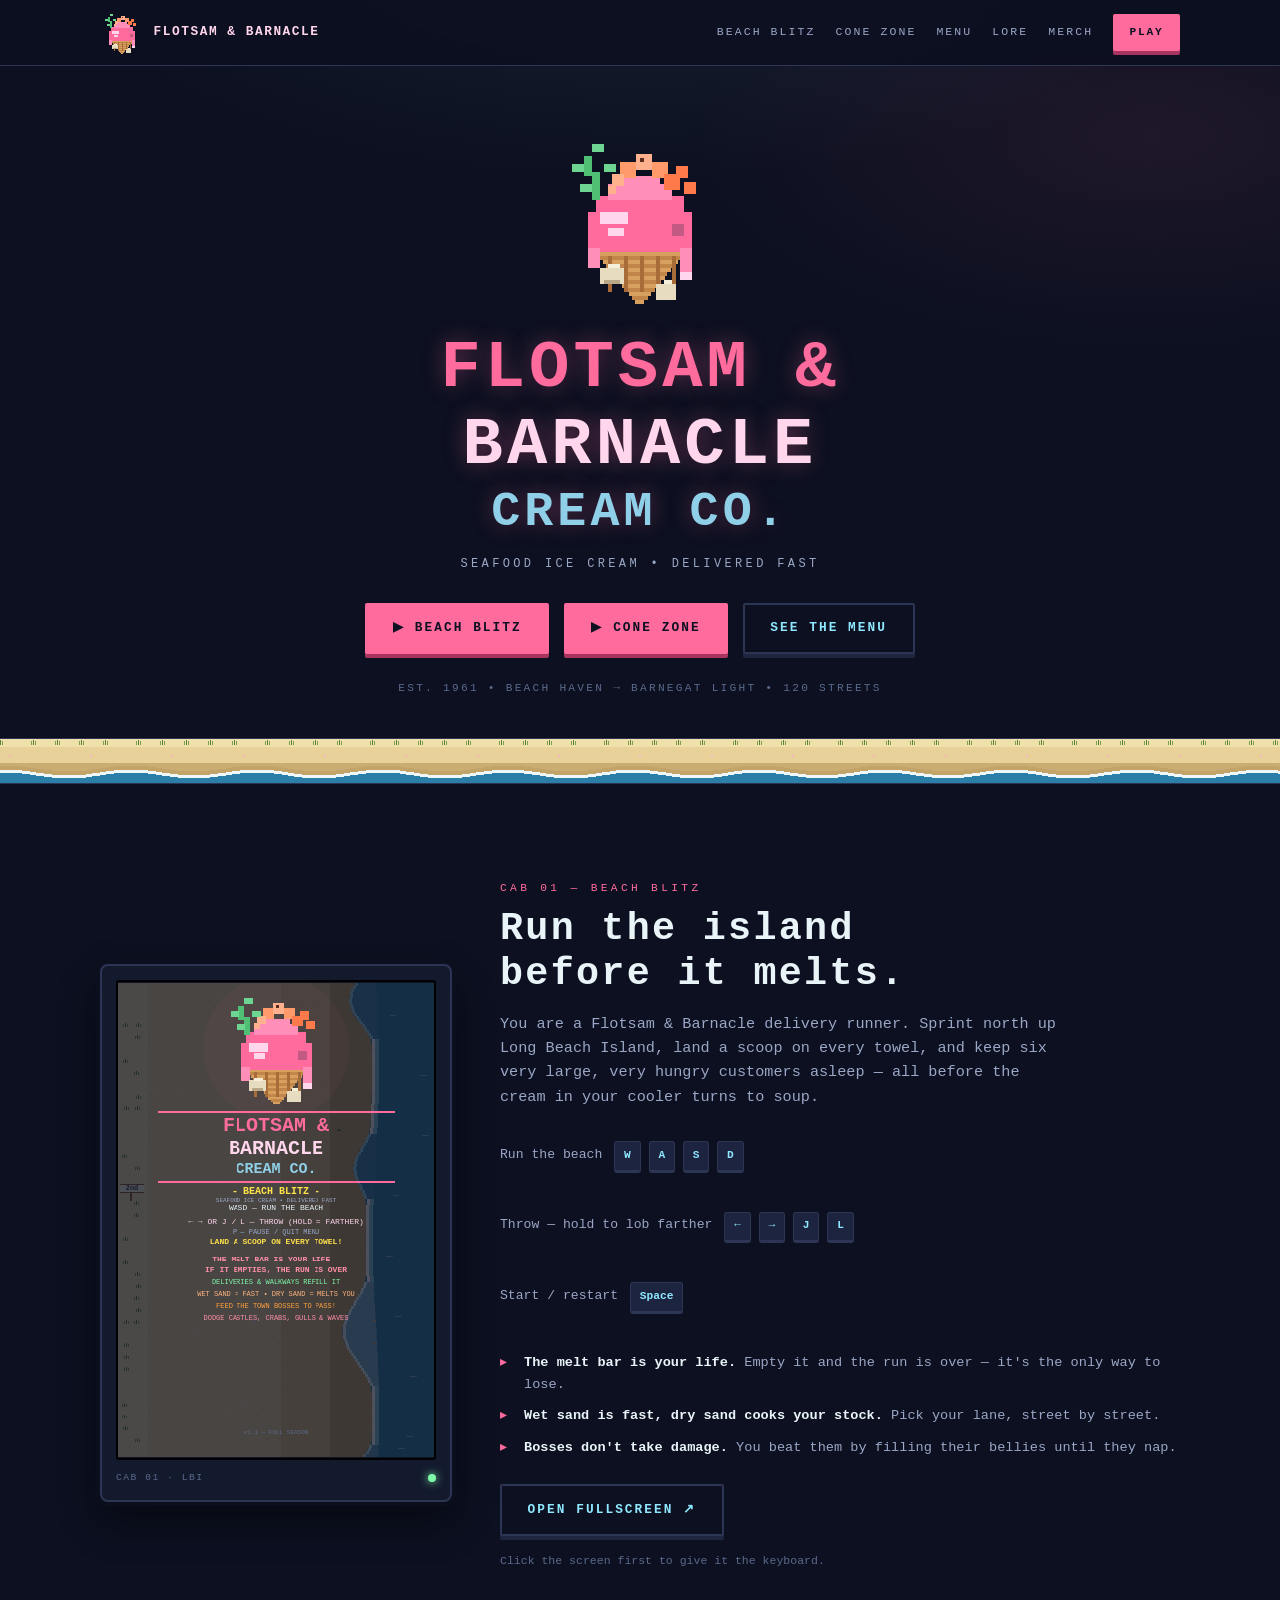
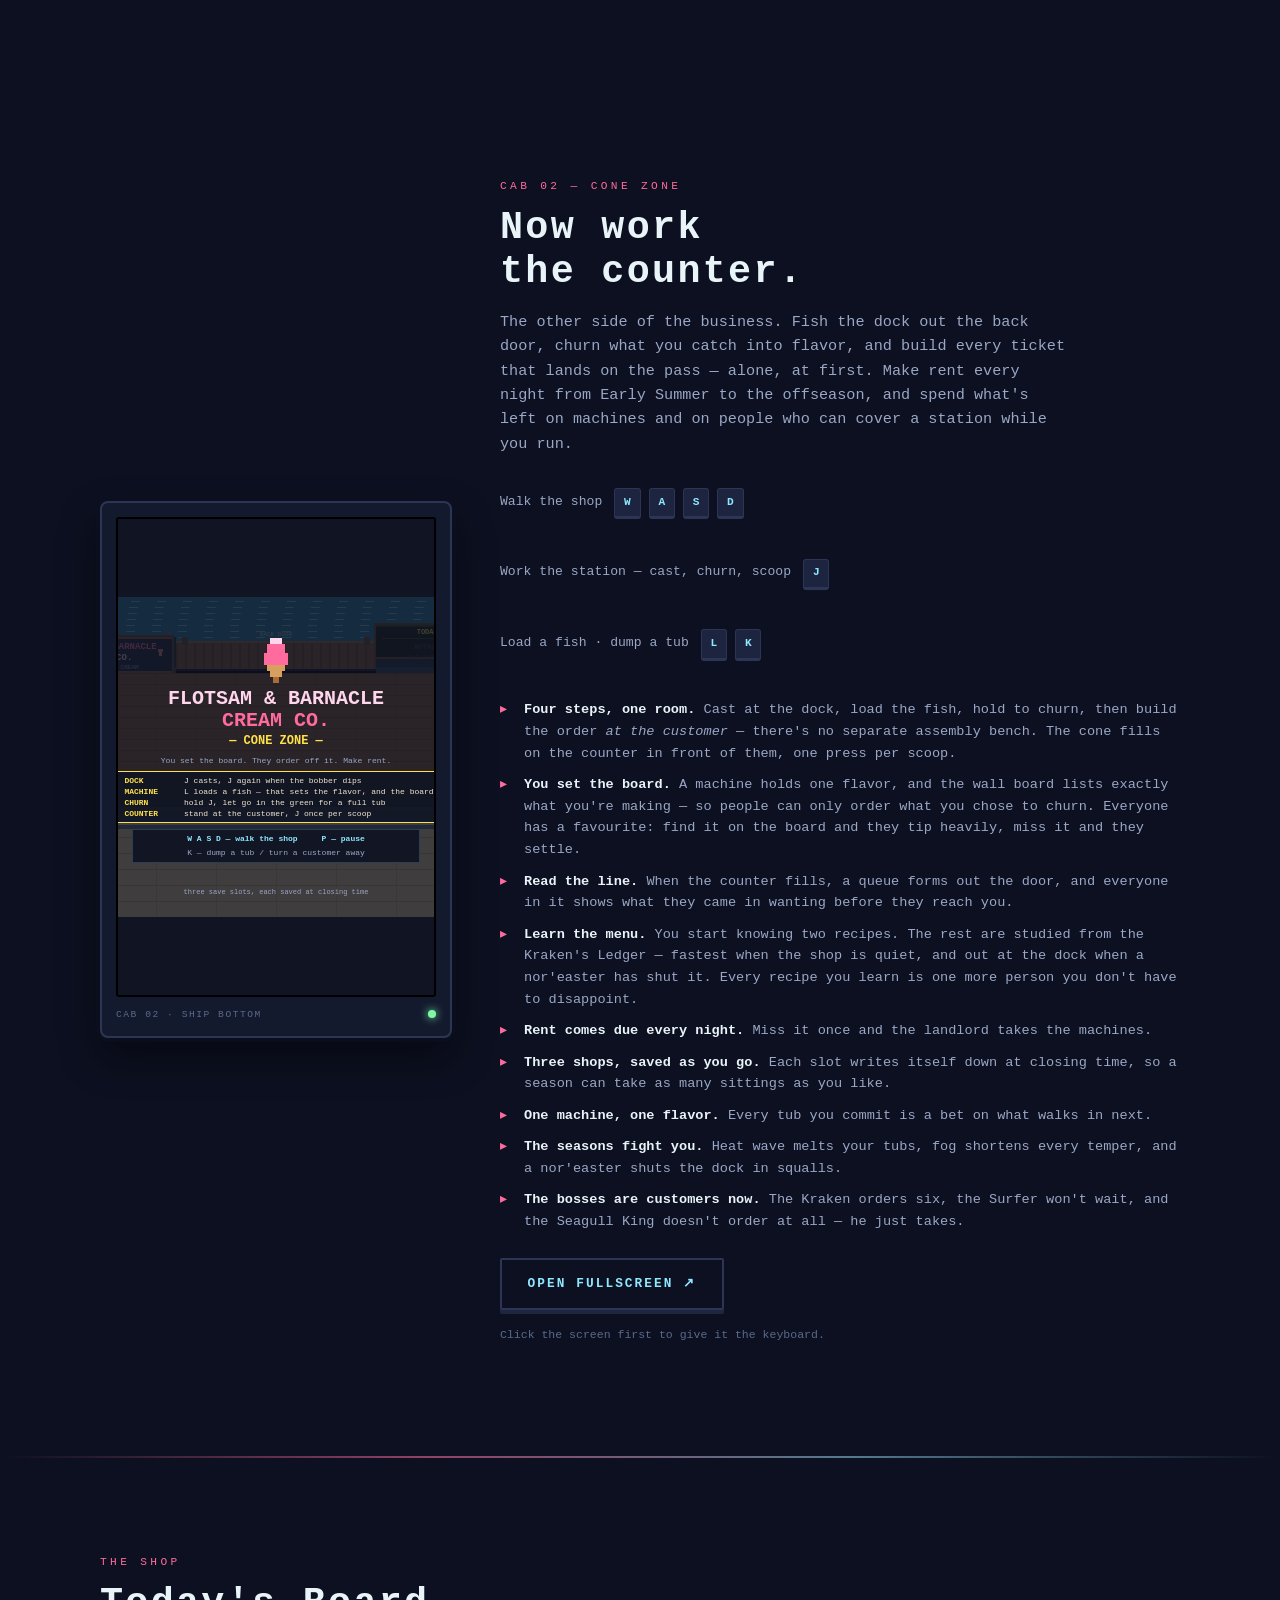
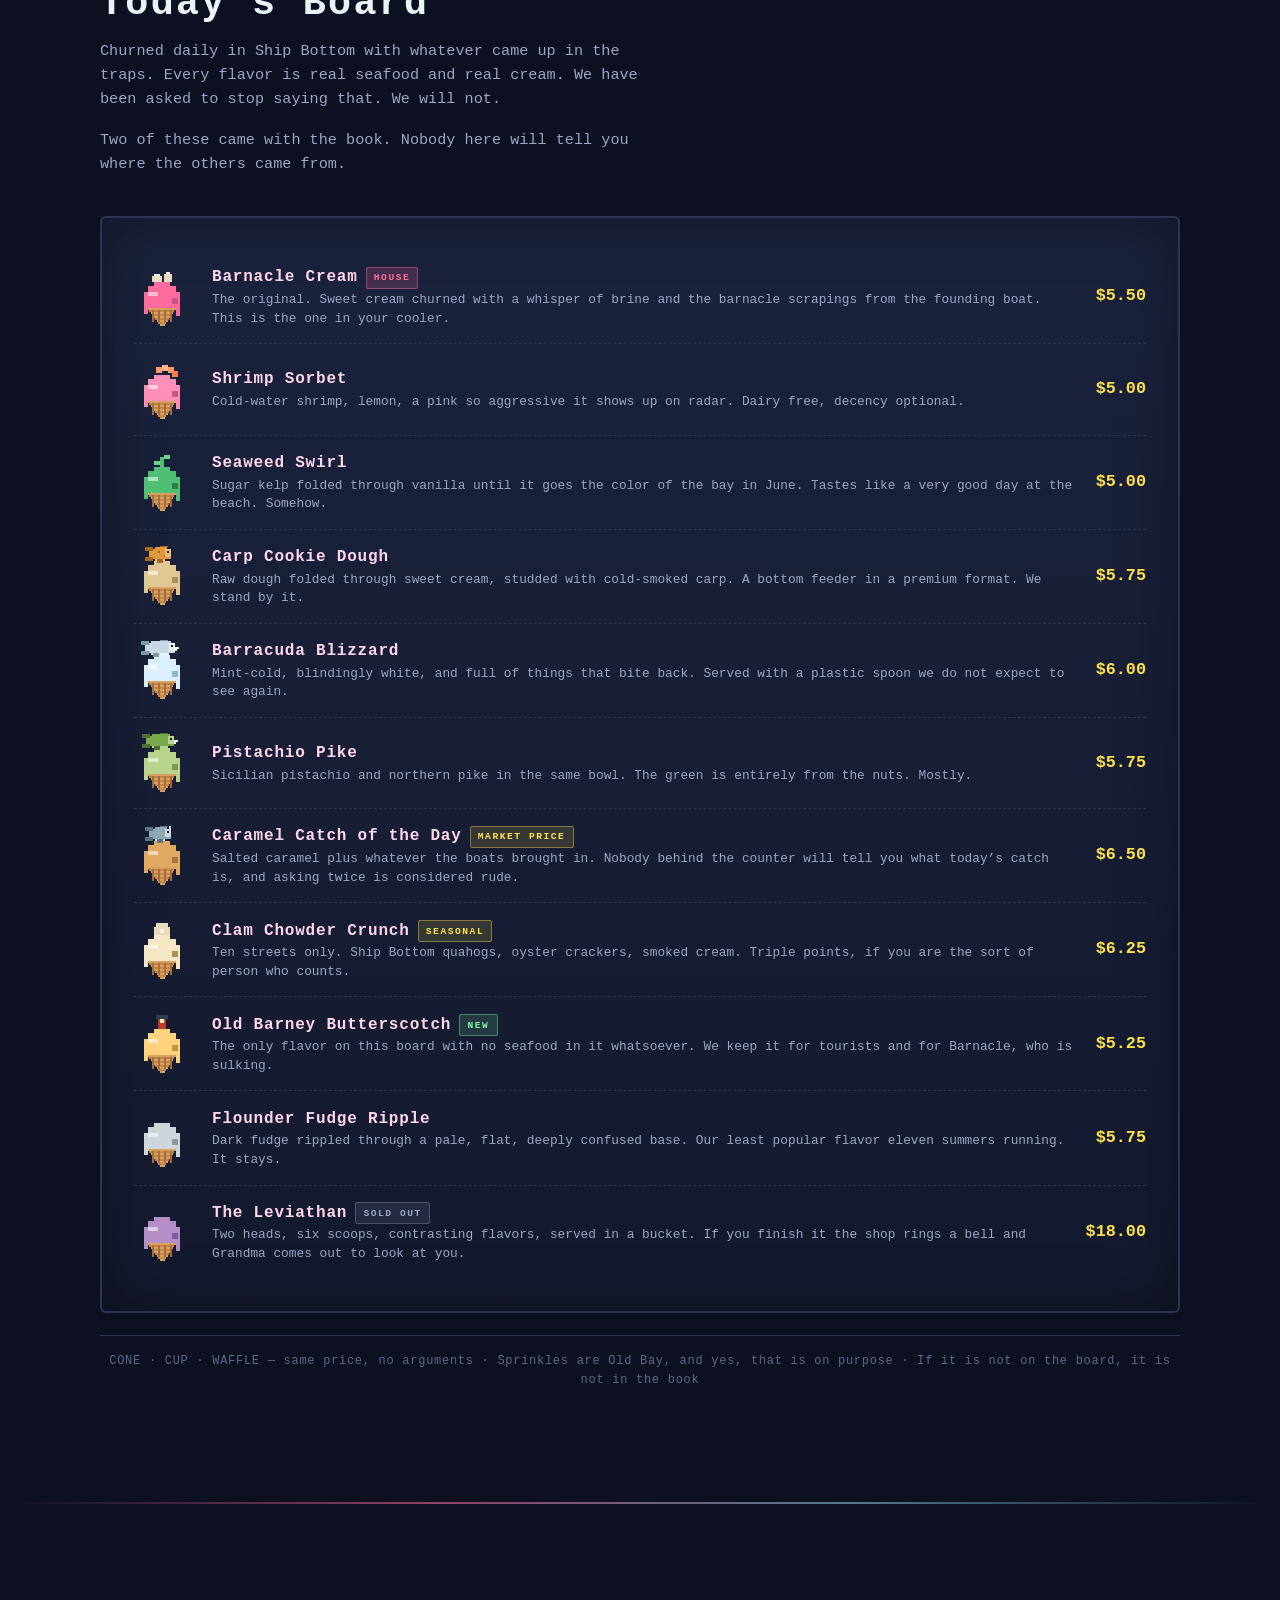
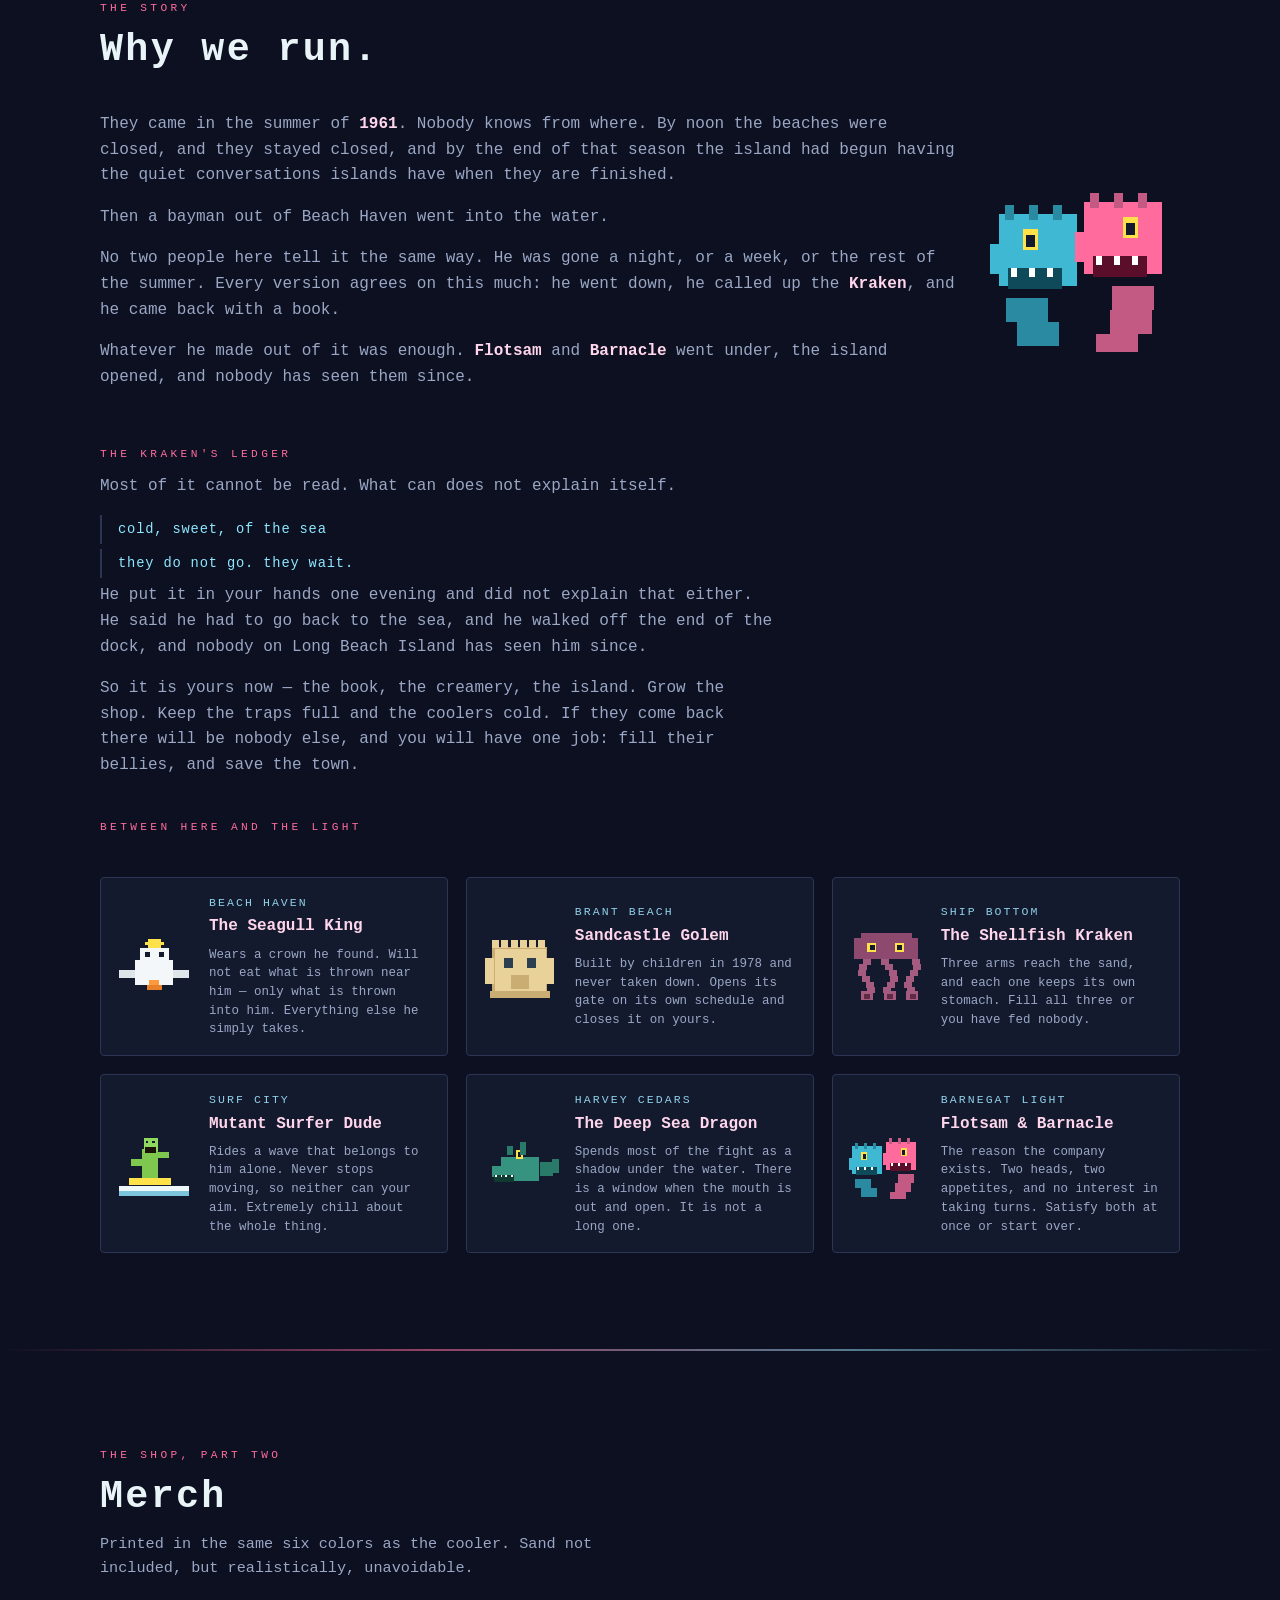
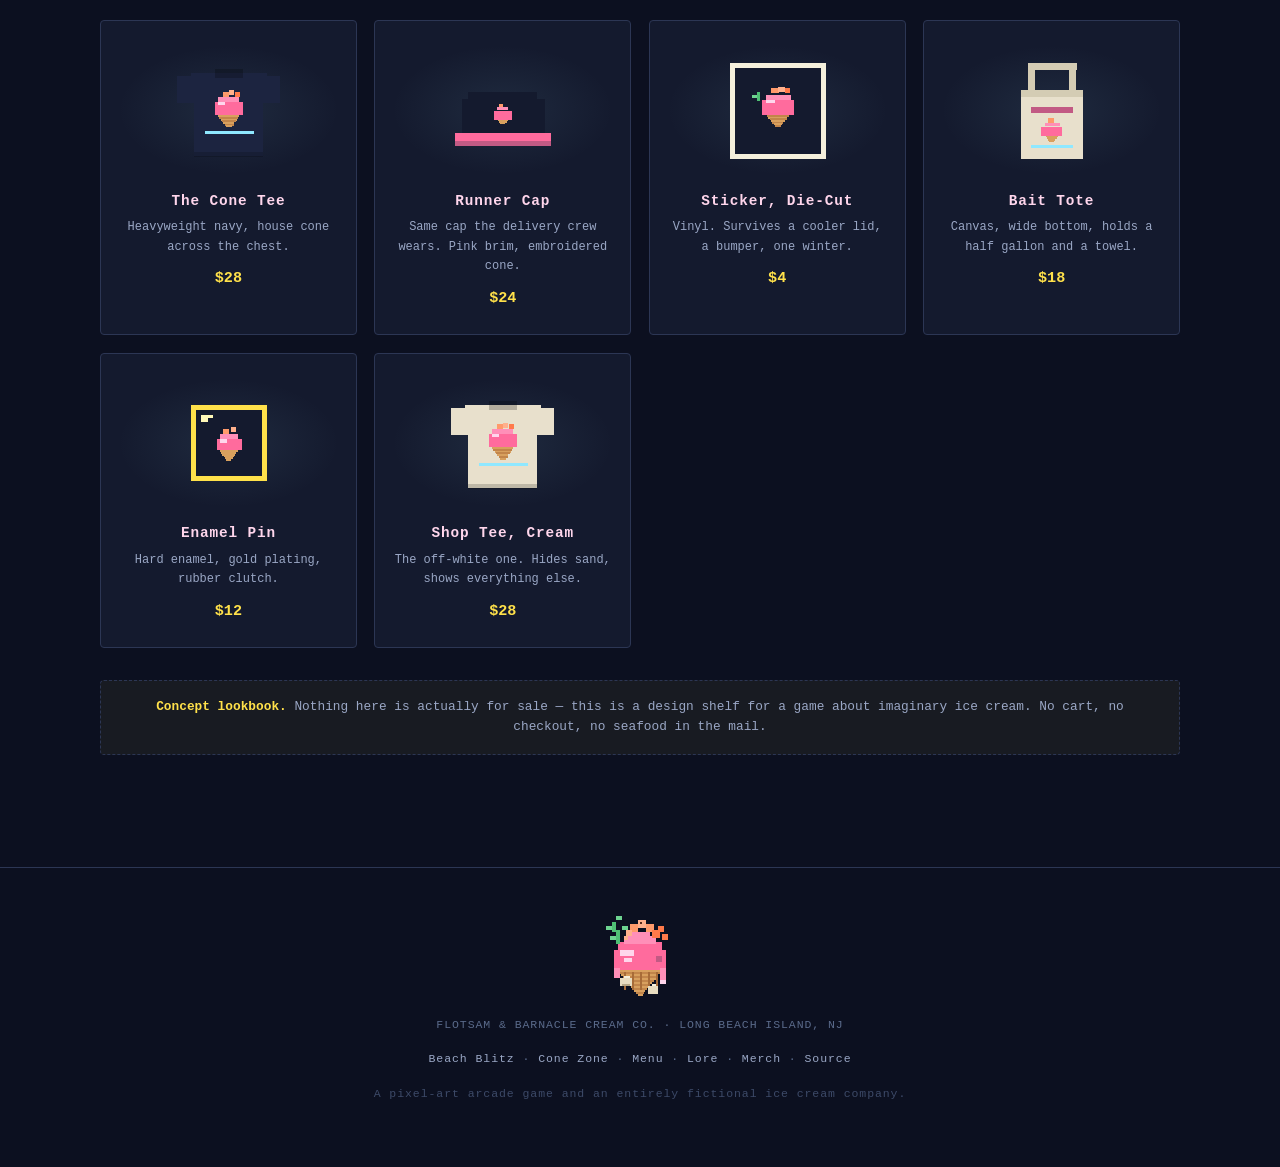
<file: index.html>
<!DOCTYPE html>
<html lang="en">
<head>
<meta charset="UTF-8">
<meta name="viewport" content="width=device-width, initial-scale=1">
<title>Flotsam &amp; Barnacle Cream Co. — Seafood Ice Cream, Long Beach Island</title>
<meta name="description" content="Seafood ice cream, delivered fast up Long Beach Island. Play both games — Beach Blitz and Cone Zone — read the menu, meet the leviathan.">
<meta name="theme-color" content="#0c1020">
<link rel="stylesheet" href="assets/site.css">
<link rel="icon" href="data:image/svg+xml,<svg xmlns='http://www.w3.org/2000/svg' viewBox='0 0 16 16'><text y='14' font-size='14'>🍦</text></svg>">
</head>
<body>
<a class="skip" href="#main">Skip to content</a>

<!-- ============================================================== nav -->
<nav class="nav">
  <div class="wrap nav-in">
    <a class="nav-mark" href="#top">
      <span id="navMark"></span>
      <b>FLOTSAM &amp; BARNACLE</b>
    </a>
    <a class="nav-link hide-sm" href="#arcade">Beach Blitz</a>
    <a class="nav-link hide-sm" href="#shopgame">Cone Zone</a>
    <a class="nav-link hide-sm" href="#menu">Menu</a>
    <a class="nav-link hide-sm" href="#lore">Lore</a>
    <a class="nav-link hide-sm" href="#merch">Merch</a>
    <a class="btn" href="game.html">Play</a>
  </div>
</nav>

<main id="main">
<span id="top"></span>

<!-- ============================================================= hero -->
<header class="hero wrap">
  <div class="hero-logo"><span id="heroLogo"></span></div>
  <h1>
    <span class="l1">FLOTSAM &amp;</span>
    <span class="l2">BARNACLE</span>
    <span class="l3">CREAM CO.</span>
  </h1>
  <p class="hero-tag">Seafood Ice Cream • Delivered Fast</p>
  <div class="hero-cta">
    <a class="btn" href="game.html">▶ Beach Blitz</a>
    <a class="btn" href="shop.html">▶ Cone Zone</a>
    <a class="btn btn-ghost" href="#menu">See the menu</a>
  </div>
  <p class="hero-since">EST. 1961 • BEACH HAVEN → BARNEGAT LIGHT • 120 STREETS</p>
</header>

<div class="strip"><span id="stripTop"></span></div>

<!-- =========================================================== arcade -->
<section id="arcade">
  <div class="wrap arcade">
    <div class="cab">
      <div class="cab-screen">
        <iframe src="game.html" title="Beach Blitz — a playable Flotsam &amp; Barnacle Cream Co. game"
                loading="lazy" allow="autoplay"></iframe>
      </div>
      <div class="cab-foot"><span>CAB 01 · LBI</span><span class="cab-dot"></span></div>
    </div>

    <div>
      <p class="eyebrow">Cab 01 — Beach Blitz</p>
      <h2>Run the island<br>before it melts.</h2>
      <p class="lede" style="margin-top:1rem">
        You are a Flotsam &amp; Barnacle delivery runner. Sprint north up Long Beach Island,
        land a scoop on every towel, and keep six very large, very hungry customers asleep —
        all before the cream in your cooler turns to soup.
      </p>

      <div style="margin-top:1.6rem">
        <div class="ctrl-row"><span>Run the beach</span>
          <span class="keycaps"><kbd>W</kbd><kbd>A</kbd><kbd>S</kbd><kbd>D</kbd></span></div>
        <div class="ctrl-row"><span>Throw — hold to lob farther</span>
          <span class="keycaps"><kbd>←</kbd><kbd>→</kbd><kbd>J</kbd><kbd>L</kbd></span></div>
        <div class="ctrl-row"><span>Start / restart</span>
          <span class="keycaps"><kbd>Space</kbd></span></div>
      </div>

      <ul class="rules">
        <li><b>The melt bar is your life.</b> Empty it and the run is over — it's the only way to lose.</li>
        <li><b>Wet sand is fast, dry sand cooks your stock.</b> Pick your lane, street by street.</li>
        <li><b>Bosses don't take damage.</b> You beat them by filling their bellies until they nap.</li>
      </ul>

      <p style="margin-top:1.6rem">
        <a class="btn btn-ghost" href="game.html">Open fullscreen ↗</a>
      </p>
      <p style="color:var(--dim);font-size:0.72rem;margin-top:0.8rem">
        Click the screen first to give it the keyboard.
      </p>
    </div>
  </div>
</section>

<!-- ======================================================== the shop game -->
<section id="shopgame">
  <div class="wrap arcade">
    <div class="cab">
      <div class="cab-screen">
        <iframe src="shop.html" title="Cone Zone — a playable Flotsam &amp; Barnacle Cream Co. game"
                loading="lazy" allow="autoplay"></iframe>
      </div>
      <div class="cab-foot"><span>CAB 02 · SHIP BOTTOM</span><span class="cab-dot"></span></div>
    </div>

    <div>
      <p class="eyebrow">Cab 02 — Cone Zone</p>
      <h2>Now work<br>the counter.</h2>
      <p class="lede" style="margin-top:1rem">
        The other side of the business. Fish the dock out the back door, churn what you catch
        into flavor, and build every ticket that lands on the pass — alone, at first. Make rent
        every night from Early Summer to the offseason, and spend what's left on machines and
        on people who can cover a station while you run.
      </p>

      <div style="margin-top:1.6rem">
        <div class="ctrl-row"><span>Walk the shop</span>
          <span class="keycaps"><kbd>W</kbd><kbd>A</kbd><kbd>S</kbd><kbd>D</kbd></span></div>
        <div class="ctrl-row"><span>Work the station — cast, churn, scoop</span>
          <span class="keycaps"><kbd>J</kbd></span></div>
        <div class="ctrl-row"><span>Load a fish · dump a tub</span>
          <span class="keycaps"><kbd>L</kbd><kbd>K</kbd></span></div>
      </div>

      <ul class="rules">
        <li><b>Four steps, one room.</b> Cast at the dock, load the fish, hold to churn, then build
            the order <em>at the customer</em> — there's no separate assembly bench. The cone fills
            on the counter in front of them, one press per scoop.</li>
        <li><b>You set the board.</b> A machine holds one flavor, and the wall board lists exactly
            what you're making — so people can only order what you chose to churn. Everyone has a
            favourite: find it on the board and they tip heavily, miss it and they settle.</li>
        <li><b>Read the line.</b> When the counter fills, a queue forms out the door, and everyone
            in it shows what they came in wanting before they reach you.</li>
        <li><b>Learn the menu.</b> You start knowing two recipes. The rest are studied from the Kraken's
            Ledger — fastest when the shop is quiet, and out at the dock when a nor'easter has shut
            it. Every recipe you learn is one more person you don't have to disappoint.</li>
        <li><b>Rent comes due every night.</b> Miss it once and the landlord takes the machines.</li>
        <li><b>Three shops, saved as you go.</b> Each slot writes itself down at closing time,
            so a season can take as many sittings as you like.</li>
        <li><b>One machine, one flavor.</b> Every tub you commit is a bet on what walks in next.</li>
        <li><b>The seasons fight you.</b> Heat wave melts your tubs, fog shortens every temper,
            and a nor'easter shuts the dock in squalls.</li>
        <li><b>The bosses are customers now.</b> The Kraken orders six, the Surfer won't wait,
            and the Seagull King doesn't order at all — he just takes.</li>
      </ul>

      <p style="margin-top:1.6rem">
        <a class="btn btn-ghost" href="shop.html">Open fullscreen ↗</a>
      </p>
      <p style="color:var(--dim);font-size:0.72rem;margin-top:0.8rem">
        Click the screen first to give it the keyboard.
      </p>
    </div>
  </div>
</section>

<hr class="rule">

<!-- ============================================================= menu -->
<section id="menu">
  <div class="wrap">
    <div class="section-head">
      <p class="eyebrow">The Shop</p>
      <h2>Today's Board</h2>
      <p class="lede" style="margin-top:0.8rem">
        Churned daily in Ship Bottom with whatever came up in the traps. Every flavor is real
        seafood and real cream. We have been asked to stop saying that. We will not.
      </p>
      <p class="lede" style="margin-top:0.6rem">
        Two of these came with the book. Nobody here will tell you where the others came from.
      </p>
    </div>

    <div class="menu-board" id="menuBoard"></div>

    <p class="menu-note">
      CONE · CUP · WAFFLE — same price, no arguments · Sprinkles are Old Bay, and yes, that is on purpose
      · If it is not on the board, it is not in the book
    </p>
  </div>
</section>

<hr class="rule">

<!-- ============================================================= lore -->
<section id="lore">
  <div class="wrap">
    <div class="section-head">
      <p class="eyebrow">The Story</p>
      <h2>Why we run.</h2>
    </div>

    <div class="lore-lead">
      <div class="lore-body">
        <p>
          They came in the summer of <strong>1961</strong>. Nobody knows from where. By noon the
          beaches were closed, and they stayed closed, and by the end of that season the island
          had begun having the quiet conversations islands have when they are finished.
        </p>
        <p>
          Then a bayman out of Beach Haven went into the water.
        </p>
        <p>
          No two people here tell it the same way. He was gone a night, or a week, or the rest of
          the summer. Every version agrees on this much: he went down, he called up the
          <strong>Kraken</strong>, and he came back with a book.
        </p>
        <p>
          Whatever he made out of it was enough. <strong>Flotsam</strong> and
          <strong>Barnacle</strong> went under, the island opened, and nobody has seen them since.
        </p>
      </div>
      <div class="lore-art"><span id="loreTwins"></span></div>
    </div>

    <div class="lore-body" style="margin-top:2.5rem; max-width:70ch">
      <p class="eyebrow" style="margin-bottom:0.6rem">The Kraken's Ledger</p>
      <p>
        Most of it cannot be read. What can does not explain itself.
      </p>
      <p class="ledger-line">cold, sweet, of the sea</p>
      <p class="ledger-line">they do not go. they wait.</p>
      <p>
        He put it in your hands one evening and did not explain that either. He said he had to go
        back to the sea, and he walked off the end of the dock, and nobody on Long Beach Island
        has seen him since.
      </p>
      <p>
        So it is yours now — the book, the creamery, the island. Grow the shop. Keep the traps
        full and the coolers cold. If they come back there will be nobody else, and you will have
        one job: fill their bellies, and save the town.
      </p>
    </div>

    <p class="eyebrow" style="margin-top:2.5rem">Between here and the light</p>
    <div class="towns grid g2" id="townGrid"></div>
  </div>
</section>

<hr class="rule">

<!-- ============================================================ merch -->
<section id="merch">
  <div class="wrap">
    <div class="section-head">
      <p class="eyebrow">The Shop, Part Two</p>
      <h2>Merch</h2>
      <p class="lede" style="margin-top:0.8rem">
        Printed in the same six colors as the cooler. Sand not included, but realistically,
        unavoidable.
      </p>
    </div>

    <div class="grid g3" id="merchGrid"></div>

    <p class="notice">
      <b>Concept lookbook.</b> Nothing here is actually for sale — this is a design shelf for a
      game about imaginary ice cream. No cart, no checkout, no seafood in the mail.
    </p>
  </div>
</section>

</main>

<!-- =========================================================== footer -->
<footer class="foot">
  <div class="wrap">
    <span id="footLogo"></span>
    <p>FLOTSAM &amp; BARNACLE CREAM CO. · LONG BEACH ISLAND, NJ</p>
    <p style="margin-top:0.5rem">
      <a href="game.html">Beach Blitz</a> ·
      <a href="shop.html">Cone Zone</a> ·
      <a href="#menu">Menu</a> ·
      <a href="#lore">Lore</a> ·
      <a href="#merch">Merch</a> ·
      <a href="https://github.com/ssmoke21/flotsam-and-barnacle-cream-co">Source</a>
    </p>
    <p style="margin-top:0.9rem;color:#3d4a68">
      A pixel-art arcade game and an entirely fictional ice cream company.
    </p>
  </div>
</footer>

<script src="assets/sprites.js"></script>
<script>
'use strict';
const S = window.FBSprites, PAL = S.PAL;
const mount = (id) => document.getElementById(id);

/* ------------------------------------------------------------- brand art */
S.pixelCanvas(mount('heroLogo'), 44, 46, 4, S.drawLogo, true);
S.pixelCanvas(mount('navMark'), 44, 46, 1, S.drawLogo, false);
S.pixelCanvas(mount('footLogo'), 44, 46, 2, S.drawLogo, false);
S.pixelCanvas(mount('loreTwins'), 64, 62, 3, S.drawTwins, true);

/* beach band under the hero — redrawn wide so it spans the viewport */
(function beachStrip() {
  const host = mount('stripTop');
  const c = document.createElement('canvas');
  c.height = 44; c.style.height = '44px'; c.style.imageRendering = 'pixelated';
  host.appendChild(c);
  const ctx = c.getContext('2d');
  const P = (x, y, w, h, col) => { ctx.fillStyle = col; ctx.fillRect(x | 0, y | 0, Math.max(1, w | 0), Math.max(1, h | 0)); };
  function paint(t) {
    const w = Math.max(320, host.parentElement.clientWidth);
    if (c.width !== w) { c.width = w; c.style.width = w + 'px'; ctx.imageSmoothingEnabled = false; }
    // horizon of sand with the surf rolling along the bottom
    P(0, 0, w, 44, PAL.sandLt);
    P(0, 8, w, 36, PAL.sand);
    P(0, 24, w, 20, PAL.sandDk);
    for (let x = 0; x < w; x += 2) {
      const sy = 30 + Math.sin(x * 0.05 + t * 1.6) * 3;
      P(x, sy, 2, 44 - sy, '#c2a368');
      P(x, sy + 4, 2, 3, PAL.foam);
      P(x, sy + 7, 2, 44, PAL.sea);
    }
    for (let i = 0; i < w / 26; i++) {          // dune grass + shells
      const gx = i * 26 + ((i * 7) % 9);
      P(gx, 1, 1, 5, '#5d7f38'); P(gx - 2, 2, 1, 4, '#7ea04a'); P(gx + 2, 2, 1, 4, '#7ea04a');
      if (i % 3 === 0) P(gx + 9, 16, 2, 2, '#f2b8c6');
    }
  }
  paint(0);                                    // always show one frame
  const still = window.matchMedia && window.matchMedia('(prefers-reduced-motion: reduce)').matches;
  if (!still) {
    const loop = (ms) => { paint(ms / 1000); requestAnimationFrame(loop); };
    requestAnimationFrame(loop);
  }
  addEventListener('resize', () => paint(0), { passive: true });
})();

/* ------------------------------------------------------------------ menu */
const MENU = [
  { name: 'Barnacle Cream', price: '$5.50', tag: ['tag-house', 'House'],
    color: PAL.cream, dark: PAL.creamDk, garnish: 'barnacle',
    desc: 'The original. Sweet cream churned with a whisper of brine and the barnacle scrapings from the founding boat. This is the one in your cooler.' },
  { name: 'Shrimp Sorbet', price: '$5.00', tag: null,
    color: '#ff8fb8', dark: '#c25a84', garnish: 'shrimp',
    desc: 'Cold-water shrimp, lemon, a pink so aggressive it shows up on radar. Dairy free, decency optional.' },
  { name: 'Seaweed Swirl', price: '$5.00', tag: null,
    color: '#4fbf74', dark: '#2c7d49', garnish: 'weed',
    desc: 'Sugar kelp folded through vanilla until it goes the color of the bay in June. Tastes like a very good day at the beach. Somehow.' },
  { name: 'Carp Cookie Dough', price: '$5.75', tag: null,
    color: '#e0c894', dark: '#a8905e', garnish: 'carp',
    desc: 'Raw dough folded through sweet cream, studded with cold-smoked carp. A bottom feeder in a premium format. We stand by it.' },
  { name: 'Barracuda Blizzard', price: '$6.00', tag: null,
    color: '#dcefff', dark: '#8fb8cf', garnish: 'barracuda',
    desc: 'Mint-cold, blindingly white, and full of things that bite back. Served with a plastic spoon we do not expect to see again.' },
  { name: 'Pistachio Pike', price: '$5.75', tag: null,
    color: '#b8d48a', dark: '#7a9c52', garnish: 'pike',
    desc: 'Sicilian pistachio and northern pike in the same bowl. The green is entirely from the nuts. Mostly.' },
  { name: 'Caramel Catch of the Day', price: '$6.50', tag: ['tag-season', 'Market price'],
    color: '#e0a860', dark: '#a8763a', garnish: 'catch',
    desc: 'Salted caramel plus whatever the boats brought in. Nobody behind the counter will tell you what today’s catch is, and asking twice is considered rude.' },
  { name: 'Clam Chowder Crunch', price: '$6.25', tag: ['tag-season', 'Seasonal'],
    color: '#f5e7c4', dark: '#a8925e', garnish: 'clam',
    desc: 'Ten streets only. Ship Bottom quahogs, oyster crackers, smoked cream. Triple points, if you are the sort of person who counts.' },
  { name: 'Old Barney Butterscotch', price: '$5.25', tag: ['tag-new', 'New'],
    color: '#ffd27e', dark: '#c29a3c', garnish: 'light',
    desc: 'The only flavor on this board with no seafood in it whatsoever. We keep it for tourists and for Barnacle, who is sulking.' },
  { name: 'Flounder Fudge Ripple', price: '$5.75', tag: null,
    color: '#cdd5dd', dark: '#8a97a5', garnish: null,
    desc: 'Dark fudge rippled through a pale, flat, deeply confused base. Our least popular flavor eleven summers running. It stays.' },
  { name: 'The Leviathan', price: '$18.00', tag: ['tag-sold', 'Sold out'],
    color: '#b48ec7', dark: '#7d5ba6', garnish: null,
    desc: 'Two heads, six scoops, contrasting flavors, served in a bucket. If you finish it the shop rings a bell and Grandma comes out to look at you.' },
];

const board = mount('menuBoard');
MENU.forEach((m) => {
  const row = document.createElement('div');
  row.className = 'menu-row';

  const art = document.createElement('div');
  row.appendChild(art);
  S.pixelCanvas(art, 28, 30, 2, S.scoopSprite(m.color, m.dark, m.garnish), true);

  const copy = document.createElement('div');
  const nm = document.createElement('div');
  nm.className = 'menu-name';
  nm.textContent = m.name;
  if (m.tag) {
    const t = document.createElement('span');
    t.className = 'tag ' + m.tag[0];
    t.textContent = m.tag[1];
    nm.appendChild(t);
  }
  const d = document.createElement('div');
  d.className = 'menu-desc';
  d.textContent = m.desc;
  copy.append(nm, d);
  row.appendChild(copy);

  const price = document.createElement('div');
  price.className = 'menu-price';
  price.textContent = m.price;
  row.appendChild(price);

  board.appendChild(row);
});

/* ------------------------------------------------------------------ lore */
const TOWNS = [
  { town: 'Beach Haven', boss: 'The Seagull King', draw: S.drawSeagullKing, w: 64, h: 48,
    note: 'Wears a crown he found. Will not eat what is thrown near him — only what is thrown into him. Everything else he simply takes.' },
  { town: 'Brant Beach', boss: 'Sandcastle Golem', draw: S.drawGolem, w: 64, h: 58,
    note: 'Built by children in 1978 and never taken down. Opens its gate on its own schedule and closes it on yours.' },
  { town: 'Ship Bottom', boss: 'The Shellfish Kraken', draw: S.drawKraken, w: 64, h: 62,
    note: 'Three arms reach the sand, and each one keeps its own stomach. Fill all three or you have fed nobody.' },
  { town: 'Surf City', boss: 'Mutant Surfer Dude', draw: S.drawSurfer, w: 64, h: 56,
    note: 'Rides a wave that belongs to him alone. Never stops moving, so neither can your aim. Extremely chill about the whole thing.' },
  { town: 'Harvey Cedars', boss: 'The Deep Sea Dragon', draw: S.drawDragon, w: 68, h: 48,
    note: 'Spends most of the fight as a shadow under the water. There is a window when the mouth is out and open. It is not a long one.' },
  { town: 'Barnegat Light', boss: 'Flotsam &amp; Barnacle', draw: S.drawTwins, w: 64, h: 62,
    note: 'The reason the company exists. Two heads, two appetites, and no interest in taking turns. Satisfy both at once or start over.' },
];

const townGrid = mount('townGrid');
TOWNS.forEach((tn) => {
  const el = document.createElement('div');
  el.className = 'town';
  const art = document.createElement('div');
  el.appendChild(art);
  S.pixelCanvas(art, tn.w, tn.h, 1.15, tn.draw, true);
  const copy = document.createElement('div');
  copy.innerHTML =
    '<div class="town-name">' + tn.town + '</div>' +
    '<div class="town-boss">' + tn.boss + '</div>' +
    '<div class="town-note">' + tn.note + '</div>';
  el.appendChild(copy);
  townGrid.appendChild(el);
});

/* ----------------------------------------------------------------- merch */
const MERCH = [
  { name: 'The Cone Tee', price: '$28', draw: S.teeSprite('#1c2440', S.drawTeeClassic), w: 64, h: 60,
    desc: 'Heavyweight navy, house cone across the chest.' },
  { name: 'Runner Cap', price: '$24', draw: S.drawCap, w: 64, h: 50,
    desc: 'Same cap the delivery crew wears. Pink brim, embroidered cone.' },
  { name: 'Sticker, Die-Cut', price: '$4', draw: S.drawSticker, w: 64, h: 64,
    desc: 'Vinyl. Survives a cooler lid, a bumper, one winter.' },
  { name: 'Bait Tote', price: '$18', draw: S.drawTote, w: 64, h: 64,
    desc: 'Canvas, wide bottom, holds a half gallon and a towel.' },
  { name: 'Enamel Pin', price: '$12', draw: S.drawPin, w: 64, h: 64,
    desc: 'Hard enamel, gold plating, rubber clutch.' },
  { name: 'Shop Tee, Cream', price: '$28', draw: S.teeSprite('#e8e0cc', S.drawTeeClassic), w: 64, h: 60,
    desc: 'The off-white one. Hides sand, shows everything else.' },
];

const merchGrid = mount('merchGrid');
MERCH.forEach((m) => {
  const card = document.createElement('div');
  card.className = 'card card--hover merch-card';
  const art = document.createElement('div');
  art.className = 'merch-art';
  card.appendChild(art);
  S.pixelCanvas(art, m.w, m.h, 1.7, m.draw, true);
  const meta = document.createElement('div');
  meta.innerHTML =
    '<div class="merch-name">' + m.name + '</div>' +
    '<div class="merch-desc">' + m.desc + '</div>' +
    '<div class="merch-price">' + m.price + '</div>';
  card.appendChild(meta);
  merchGrid.appendChild(card);
});
</script>
</body>
</html>
</file>
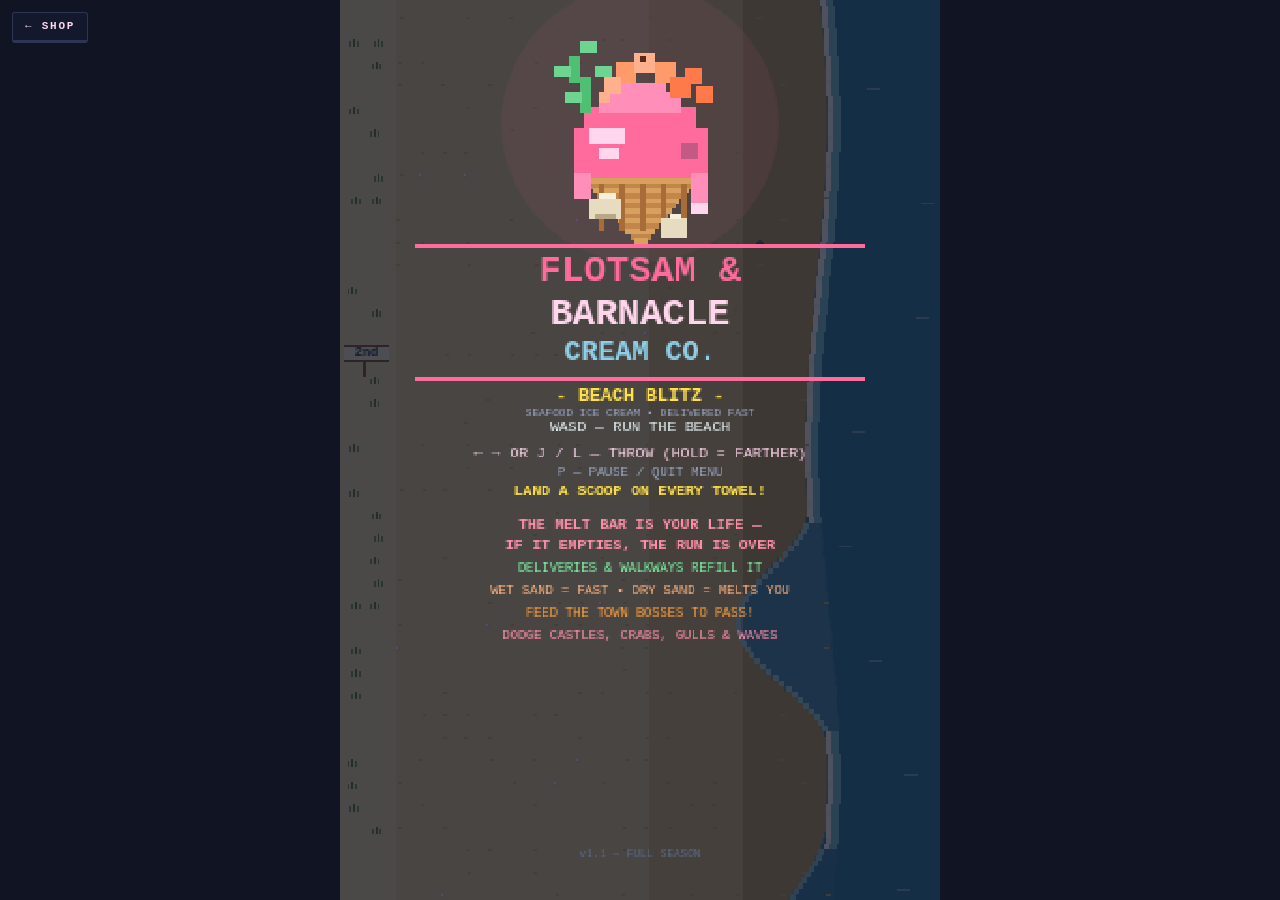
<file: game.html>
<!DOCTYPE html>
<html lang="en">
<head>
<meta charset="UTF-8">
<title>Flotsam &amp; Barnacle Cream Co. — Beach Blitz</title>
<style>
  html, body {
    margin: 0; padding: 0; height: 100%;
    background: #101423;
    display: flex; align-items: center; justify-content: center;
    overflow: hidden;
  }
  canvas {
    image-rendering: pixelated;
    image-rendering: crisp-edges;
    background: #000;
  }
  /* back to the storefront — hidden when the game is embedded on the site */
  #shopLink {
    position: fixed; top: 12px; left: 12px; z-index: 10;
    font: 700 11px/1 "Courier New", monospace; letter-spacing: 0.16em;
    color: #ffd6ec; text-decoration: none; text-transform: uppercase;
    padding: 8px 12px; border-radius: 3px;
    background: rgba(20,26,46,0.92); border: 1px solid #2c3654;
    border-bottom-width: 3px;
  }
  #shopLink:hover, #shopLink:focus-visible { color: #8fe8ff; border-color: #8fe8ff; }
  #shopLink[hidden] { display: none; }
</style>
</head>
<body>
<a id="shopLink" href="index.html" hidden>&larr; Shop</a>
<canvas id="game" width="320" height="480"></canvas>
<script>
'use strict';

// =====================================================================
//  FLOTSAM & BARNACLE CREAM CO.  —  Phase 2: Delivery & Towels
// =====================================================================
//  All balancing knobs live here. Tune freely.
// =====================================================================
const CONFIG = {
  // --- Canvas (internal pixel resolution; CSS scales it up) ---
  GAME_WIDTH: 320,
  GAME_HEIGHT: 480,

  // --- Player movement ---
  PLAYER_SPEED: 150,        // horizontal px/sec
  PLAYER_VERT_SPEED: 100,   // vertical nudge px/sec
  PLAYER_MIN_Y: 290,        // top of player's allowed screen band
  PLAYER_MAX_Y: 440,        // bottom of player's allowed screen band

  // --- Scrolling / speed ---
  BASE_SCROLL_SPEED: 100,   // world px/sec at 1x
  DRY_SAND_FACTOR: 0.70,    // dry sand: slow but safe
  DAMP_SAND_FACTOR: 1.00,   // middle band: neutral
  WET_SAND_BOOST: 1.50,     // wet sand: +50% speed (risk lane)
  TOWN_SPEED_RAMP: 0.08,    // +8% scroll speed per town index

  // --- Melt timer ---
  MELT_MAX: 100,
  MELT_RATE: 3.0,           // baseline drain per second
  DRY_SAND_MELT_MULT: 1.8,  // dry sand cooks your inventory
  DAMP_SAND_MELT_MULT: 1.0,
  WET_SAND_MELT_MULT: 1.0,
  MELT_WARNING_AT: 28,      // HUD flashes below this
  MELT_REFILL_ON_HIT: 6,    // correct delivery restores this much melt

  // --- Scoop freshness tiers (derived from current melt level) ---
  FRESH_MELT_ABOVE: 55,     // melt above this = FRESH scoops (2x points)
  SOUP_MELT_BELOW: 22,      // melt below this = SOUP (worthless to sunbathers)

  // --- The one and only flavor: world-famous Barnacle Cream ---
  SCOOP_COLOR: '#ff6b9d',
  SCOOP_DARK: '#b83a68',
  SCOOPS_MAX: 12,           // cart capacity, restored at hubs

  // --- Throwing (tap = short toss, hold = charged long throw) ---
  THROW_MIN_RANGE: 34,      // horizontal px on a quick tap
  THROW_MAX_RANGE: 112,     // horizontal px at full charge
  THROW_CHARGE_TIME: 0.45,  // hold this long for max range
  THROW_FORWARD: 42,        // world px of forward lead
  THROW_TIME: 0.30,         // seconds in the air
  ARC_HEIGHT: 22,           // apex of the lob (visual)
  HIT_RADIUS: 15,           // scoop hits the first towel it crosses in flight

  // --- Sunbathers ---
  SUNBATHER_DENSITY: 1.7,   // average per street (hub streets stay clear)

  // --- Scoring & chain ---
  SCORE_BASE: 100,
  CHAIN_MAX_MULT: 8,        // multiplier cap (x1..x8)
  CHAIN_FOR_RUSH: 6,        // consecutive hits to trigger Brain Freeze Rush
  RUSH_DURATION: 6,         // seconds of blitz
  RUSH_SPEED_MULT: 1.3,     // extra scroll speed during rush

  // --- Juice ---
  HITSTOP_TIME: 0.05,       // freeze-frame on a correct delivery
  SHAKE_TIME: 0.12,
  SHAKE_MAG: 2,

  // --- World layout (x coordinates of terrain bands) ---
  DUNE_END: 30,             // 0..DUNE_END = dunes (impassable)
  DRY_END: 165,             // DUNE_END..DRY_END = dry sand
  DAMP_END: 215,            // DRY_END..DAMP_END = damp sand
  SHORE_BASE: 254,          // wet sand ends ~here (wave edge oscillates)
  PLAYER_MAX_X: 246,        // clamp so you stay out of the ocean

  // --- Swash: sheets of surf running up the sand and draining back.
  //     Each one sits at a fixed WORLD position so it scrolls with the beach and
  //     holds still during a boss; only its reach up the sand animates. ---
  SWASH: {
    SPACING: 168,           // world px between swash centers — sparse, not a solid train
    SPAN: 58,               // half-height of one sheet, before per-swash variation
    REACH: 44,              // max px it climbs inland from the waterline
    CYCLE: [5.0, 8.5],      // seconds for one wave: surge, drain, then quiet
    RUNUP: 0.14,            // fraction of the cycle surging in
    DRAIN: 0.30,            // fraction draining back out
    // whatever is left of the cycle is flat calm — that pause is what makes it read
    // as a beach instead of constant crashing
  },

  // --- Streets & towns ---
  STREET_SPACING: 300,      // world px between street numbers
  FIRST_STREET: 1,
  LAST_STREET: 120,
  TOWNS: [
    { name: 'BEACH HAVEN',    start: 1   },
    { name: 'BRANT BEACH',    start: 26  },
    { name: 'SHIP BOTTOM',    start: 46  },
    { name: 'SURF CITY',      start: 66  },
    { name: 'HARVEY CEDARS',  start: 86  },
    { name: 'BARNEGAT LIGHT', start: 106 },
  ],

  // --- Refill hubs ---
  REFILL_EVERY_STREETS: 8,  // walkway hub every N streets
  REFILL_BAND_WORLD: 90,    // world-px depth of the refill walkway (~0.6s window even at boost speed)

  // --- LBI landmarks ---
  LANDMARKS: {
    FANTASY_ISLAND: { street: 6,  zoneStreets: 3, density: 4 },      // carnival towel crowd
    SKIPPER_DIPPER: { street: 20, freeze: 8 },                       // melt freeze + restock
    GRANDMAS:       { street: 51, bonus: 5000, vipHit: 300, invinc: 8 }, // VIP triple-scoop
    SHELLFISH:      { street: 58, bonusStreets: 10, scoreMult: 3 },   // Chowder Rush: 3x score window
  },

  // --- Town bosses (belly-fill battles at town boundaries) ---
  BOSSES: [
    { name: 'THE SEAGULL KING',   final: false },  // fought leaving Beach Haven
    { name: 'SANDCASTLE GOLEM',   final: false },  // leaving Brant Beach
    { name: 'SHELLFISH KRAKEN',   final: false },  // leaving Ship Bottom
    { name: 'MUTANT SURFER DUDE', final: false },  // leaving Surf City
    { name: 'DEEP SEA DRAGON',    final: false },  // leaving Harvey Cedars
    { name: 'FLOTSAM & BARNACLE', final: true  },  // the lighthouse leviathan
  ],
  BOSS_BELLY_CAPACITY: 100,
  BOSS_HEAD_CAPACITY: 70,     // final boss: per-head belly
  BOSS_SATE_WINDOW: 5,        // a full head stays sated this long — fill the other in time!
  BOSS_HUNGRY_RESET: 40,      // a sated head that waits too long wakes up this hungry
  BOSS_FILL_FRESH: 18,        // belly fill per feed, by scoop freshness
  BOSS_FILL_DRIPPY: 12,
  BOSS_FILL_SOUP: 5,          // bosses will slurp even melted soup
  BOSS_SCORE_FEED: 150,       // per feed (fresh = 2x)
  BOSS_SCORE_DEFEAT: 2000,    // per boss (final = 10000)
  BOSS_THROW_MIN: 140,        // vertical lob range, tap
  BOSS_THROW_MAX: 340,        // vertical lob range, full charge (must clear the arena from PLAYER_MAX_Y)
  BOSS_SIDE_ANGLE: 0,         // boss lobs fly straight up — stand under the mouth and charge
  BOSS_CRATE_AT: 2,           // a full-restock crate washes up when scoops run this low

  // --- Boss attacks: bosses can't kill you, but they melt your stock ---
  BOSS_ATK_TELEGRAPH: 0.85,   // warning time before a strike lands
  BOSS_ATK_STRIKE: 0.3,       // how long the strike stays dangerous
  BOSS_ATK_RADIUS: 24,        // how close you must be to get caught
  BOSS_ATTACKS: {             // per boss index; Seagull King uses his swoop instead
    1: { kind: 'slam',  every: [2.8, 4.0], melt: 8, msg: 'SMASHED!' },
    2: { kind: 'slam',  every: [2.4, 3.4], melt: 7, msg: 'TENTACLE SLAM!' },
    3: { kind: 'sweep', every: [3.2, 4.4], melt: 6, msg: 'WIPEOUT!' },
    4: { kind: 'slam',  every: [2.6, 3.6], melt: 9, msg: 'CHOMPED!' },
    5: { kind: 'spit',  every: [0.85, 1.4], melt: 8, msg: 'BRINE BLAST!', telegraph: 0.7 },
  },
  FINAL_HEAD_SWAY_SPEED: 1.9,   // twin heads weave fast — lead your lobs
  FINAL_HEAD_SWAY_RANGE: 30,

  // --- Deep Sea Dragon: brief, roaming punish windows ---
  DRAGON: {
    OUT_TIME: 1.7,              // seconds the mouth is feedable
    LUNGE_TIME: 0.4,            // in/out travel
    HIDDEN: [1.4, 2.3],         // submerged between strikes
    REACH: [62, 168],           // it surfaces somewhere new along the sand each time
    WEAVE_SPEED: 4.2,           // the head writhes while it's out
    WEAVE_RANGE: 17,
    MOUTH_R: 12,
  },

  // --- Hazards (Grandma's invincibility shrugs off all of them) ---
  HAZARDS: {
    CASTLE_CHANCE: 0.30,      // sandcastle per street (dry sand), + ramp per town
    CASTLE_RAMP: 0.10,
    CRAB_CHANCE: 0.35,        // crab per street (wet sand), Brant Beach onward
    CRAB_RAMP: 0.12,
    CRAB_SPEED: 38,
    GULL_PERIOD: [9, 14],     // seconds between dive-bombs (shrinks up north)
    WAVE_PERIOD: [11, 17],    // rogue wave interval, Brant Beach onward
    DRAGON_PERIOD: [12, 18],  // sea dragon lunges, Harvey Cedars onward
    WAVE_BAND: 85,            // rogue waves swamp a tall stretch — running up-screen won't save you
    STUN_TIME: 0.5,           // crash stun — momentum fully stopped
    CASTLE_MELT: 4,
    CRAB_MELT: 6,
    DRAGON_MELT: 8,
  },
};

// =====================================================================
//  Setup
// =====================================================================
const canvas = document.getElementById('game');
const ctx = canvas.getContext('2d');
ctx.imageSmoothingEnabled = false;
const W = CONFIG.GAME_WIDTH, H = CONFIG.GAME_HEIGHT;

function fitCanvas() {
  const s = Math.min(window.innerWidth / W, window.innerHeight / H);
  canvas.style.width = Math.round(W * s) + 'px';
  canvas.style.height = Math.round(H * s) + 'px';
}
window.addEventListener('resize', fitCanvas);
fitCanvas();

const keys = {};
const actions = [];   // edge-triggered inputs consumed by update()
// Some environments deliver key events without e.code — normalize from e.key too.
function keyName(e) {
  if (e.code) return e.code;
  const k = e.key || '';
  if (k === ' ' || k === 'Spacebar') return 'Space';
  if (k.startsWith('Arrow')) return k;
  if (k.length === 1 && /[a-z]/i.test(k)) return 'Key' + k.toUpperCase();
  return k;
}
// Two-hand layout: WASD = move (left hand); arrows / J,L = throw (right hand)
const THROW_L_KEYS = ['ArrowLeft', 'KeyJ'];
const THROW_R_KEYS = ['ArrowRight', 'KeyL'];
window.addEventListener('keydown', e => {
  const k = keyName(e);
  if (!keys[k] && state === 'RUN' && !paused) {
    if (THROW_L_KEYS.includes(k)) startCharge(-1);
    else if (THROW_R_KEYS.includes(k)) startCharge(1);
  }
  keys[k] = true;
  if (['ArrowUp','ArrowDown','ArrowLeft','ArrowRight','Space'].includes(k)) e.preventDefault();
  if ((k === 'KeyP' || k === 'Escape') && state === 'RUN') paused = !paused;
  if (paused && state === 'RUN') {                     // pause-menu shortcuts
    if (k === 'KeyQ') activatePause('quit');
    else if (k === 'KeyB' && !EMBEDDED) activatePause('shop');
  }
});
// --- pointer support (pause menu buttons) ---
const EMBEDDED = window.self !== window.top;
// only offer the shop link when the game is its own page
if (!EMBEDDED) document.getElementById('shopLink').hidden = false;
const mouse = { x: -1, y: -1, hover: null };
function toGame(e) {
  const r = canvas.getBoundingClientRect();
  return { x: (e.clientX - r.left) / r.width * W, y: (e.clientY - r.top) / r.height * H };
}
function hitPause(p) {
  if (!paused || state !== 'RUN') return null;
  const btns = pauseButtons();
  for (let i = 0; i < btns.length; i++) {
    const r = pauseBtnRect(i);
    if (p.x >= r.x && p.x <= r.x + r.w && p.y >= r.y && p.y <= r.y + r.h) return btns[i].id;
  }
  return null;
}
canvas.addEventListener('mousemove', e => {
  const p = toGame(e);
  mouse.x = p.x; mouse.y = p.y;
  mouse.hover = hitPause(p);
  canvas.style.cursor = mouse.hover ? 'pointer' : 'default';
});
canvas.addEventListener('mouseleave', () => { mouse.hover = null; canvas.style.cursor = 'default'; });
canvas.addEventListener('click', e => {
  const id = hitPause(toGame(e));
  if (id) { mouse.hover = null; activatePause(id); }
});

window.addEventListener('keyup', e => {
  const k = keyName(e);
  keys[k] = false;
  if (G.charge && ((THROW_L_KEYS.includes(k) && G.charge.dir === -1) ||
                   (THROW_R_KEYS.includes(k) && G.charge.dir === 1))) releaseCharge();
});

// =====================================================================
//  Game state
// =====================================================================
let state = 'TITLE';   // TITLE | RUN | GAMEOVER | WIN
let paused = false;
let time = 0;          // global clock (animations)

const G = {};          // run-state bag
function reset() {
  G.worldY = 0;                 // world coord at bottom edge of screen
  G.px = 190;                   // player screen x
  G.py = 400;                   // player screen y
  G.melt = CONFIG.MELT_MAX;
  G.zone = 'damp';
  G.street = 1;
  G.townIdx = 0;
  G.runTime = 0;
  G.topSpeed = 0;
  G.banner = { text: 'BEACH HAVEN', sub: 'GO NORTH!', t: 2.5 };
  G.refilled = new Set();
  G.footprints = [];
  G.footTimer = 0;
  G.floaters = [];              // {text,x,y,t,color,sz}
  // --- Phase 2 state ---
  G.score = 0;
  G.chain = 0;
  G.delivered = 0;
  G.rushT = 0;
  G.hitStop = 0;
  G.shakeT = 0;
  G.scoops = CONFIG.SCOOPS_MAX;
  G.sunbathers = [];            // {x, wy, flavor, state, skin, suit, umbrella, moodT}
  G.spawnedUpTo = 1;            // last street with generated sunbathers
  G.shots = [];                 // scoops in flight
  G.splats = [];                // missed-scoop decals
  G.charge = null;              // {dir, t} while a throw key is held
  // --- Phase 3 state ---
  G.meltFreezeT = 0;            // Skipper Dipper melt freeze
  G.invincibleT = 0;            // Grandma's golden-cart blessing (hazard immunity in Phase 5)
  G.chowderActive = false;      // Clam Chowder Crunch window
  G.chowderUntil = 0;           // last street the bonus flavor is good for
  G.landmarksHit = new Set();   // one-shot landmark triggers
  // --- Phase 4 state ---
  G.boss = null;                // active boss battle
  G.bossesDefeated = new Set();
  G.bshots = [];                // upward lobs during boss battles
  G.crate = null;               // emergency scoop crate
  // --- Phase 5 state ---
  G.hazards = [];               // castles, crabs, gulls, waves, dragons
  G.hazSpawnedUpTo = 1;
  G.stunT = 0;                  // crash stun timer
  G.gullT = 10;                 // ambient hazard clocks
  G.waveT = 14;
  G.dragonT = 16;
  G.hiScored = false;           // end-screen highscore bookkeeping
  G.newRecord = false;
  G.rank = -1;
  G.boardT = 0;                 // title-screen board page timer
  G.quit = false;               // ended from the pause menu rather than melting
  actions.length = 0;
}
reset();

// --- Top ten board: score, scoops served, distance ---
const HISCORE_KEY = 'flotsam_hiscores';
let hiscores = [];
try {
  const raw = JSON.parse(localStorage.getItem(HISCORE_KEY) || '[]');
  if (Array.isArray(raw)) hiscores = raw.filter(r => r && typeof r.score === 'number');
} catch (e) {}
// migrate the old single-value high score
try {
  const legacy = +localStorage.getItem('flotsam_hiscore');
  if (legacy > 0 && !hiscores.some(r => r.score === legacy))
    hiscores.push({ score: legacy, scoops: 0, street: 0, won: false, date: 0 });
} catch (e) {}
const sortScores = () => hiscores.sort((a, b) => b.score - a.score).splice(10);
sortScores();
const hiscore = () => (hiscores.length ? hiscores[0].score : 0);

function recordRun() {
  const entry = {
    score: G.score,
    scoops: G.delivered,
    street: Math.min(G.street, CONFIG.LAST_STREET),
    won: state === 'WIN',
    date: Date.now(),
  };
  hiscores.push(entry);
  hiscores.sort((a, b) => b.score - a.score);
  G.rank = hiscores.indexOf(entry);            // 0-based; -1 once trimmed off the board
  hiscores.splice(10);
  if (G.rank >= 10) G.rank = -1;
  G.newRecord = G.rank === 0;
  try { localStorage.setItem(HISCORE_KEY, JSON.stringify(hiscores)); } catch (e) {}
}

// deterministic hash for scattering things in world space
function hash2(x, y) {
  let n = (x * 374761393 + y * 668265263) | 0;
  n = ((n ^ (n >>> 13)) * 1274126177) | 0;
  return ((n ^ (n >>> 16)) >>> 0) / 4294967295;
}

// 1 -> "1st", 22 -> "22nd", 113 -> "113th"
function ordinal(n) {
  const v = n % 100;
  if (v >= 11 && v <= 13) return n + 'th';
  return n + (['th', 'st', 'nd', 'rd'][n % 10] || 'th');
}
const streetLabel = s => ordinal(s) + ' St';

function townForStreet(s) {
  let idx = 0;
  for (let i = 0; i < CONFIG.TOWNS.length; i++) if (s >= CONFIG.TOWNS[i].start) idx = i;
  return idx;
}
function hubStreets() {
  const out = [];
  for (let s = CONFIG.REFILL_EVERY_STREETS; s <= CONFIG.LAST_STREET - 2; s += CONFIG.REFILL_EVERY_STREETS) out.push(s);
  return out;
}
const HUBS = hubStreets();
const streetWorldY = s => (s - 1) * CONFIG.STREET_SPACING;
// world coord -> screen y
const w2s = w => H - (w - G.worldY);
const playerWorld = () => G.worldY + (H - G.py);

const SKINS = ['#e8b48c', '#c98d63', '#8d5a3b', '#f2c9a0'];
const SUITS = ['#e74c3c', '#3498db', '#f1c40f', '#9b59b6', '#16a085'];
// towel colors are pure decoration now — everyone wants Barnacle Cream
const TOWELS = [
  { c: '#ff8fb8', d: '#c25a84' }, { c: '#4fbf74', d: '#2c7d49' }, { c: '#ffa03c', d: '#c26a14' },
  { c: '#5aa9e6', d: '#2f6fa8' }, { c: '#b48ec7', d: '#7d5ba6' }, { c: '#ffd27e', d: '#c29a3c' },
];

// scoop freshness tier from current melt level
function tier() {
  if (G.melt > CONFIG.FRESH_MELT_ABOVE) return 'FRESH';
  if (G.melt > CONFIG.SOUP_MELT_BELOW) return 'DRIPPY';
  return 'SOUP';
}
const TIER_COLOR = { FRESH: '#7ef9a8', DRIPPY: '#ffd27e', SOUP: '#ff8fa8' };
const rushActive = () => G.rushT > 0;
const chainMult = () => Math.min(CONFIG.CHAIN_MAX_MULT, 1 + G.chain);
const meltFrozen = () => rushActive() || G.meltFreezeT > 0;
// active score multiplier (Chowder Rush window)
const scoreMult = () => G.chowderActive ? CONFIG.LANDMARKS.SHELLFISH.scoreMult : 1;

function popup(txt, x, y, color, sz) {
  G.floaters.push({ text: txt, x: x, y: y, t: 1.3, color: color, sz: sz || 8 });
}

// =====================================================================
//  Sunbathers
// =====================================================================
function ensureSunbathers() {
  const ahead = Math.min(CONFIG.LAST_STREET, G.street + 4);
  const LM = CONFIG.LANDMARKS;
  while (G.spawnedUpTo < ahead) {
    const s = ++G.spawnedUpTo;
    if (HUBS.includes(s)) continue;           // keep hub walkway streets clear

    if (s === LM.GRANDMAS.street) {           // Grandma has the beach to herself
      G.sunbathers.push({
        x: 120, wy: streetWorldY(s) + 140, state: 'waiting',
        skin: SKINS[3], suit: '#7d5ba6', umbrella: false, moodT: 0,
        vip: true, seqIdx: 0, need: 3,        // three scoops for the triple
        towel: TOWELS[4],
      });
      continue;
    }

    const F = LM.FANTASY_ISLAND;
    const inFantasy = s >= F.street && s < F.street + F.zoneStreets;
    let n = hash2(s, 11) < (CONFIG.SUNBATHER_DENSITY - 1) ? 2 : 1;
    if (hash2(s, 13) < townForStreet(s) * 0.07) n++;   // busier beaches up north
    if (inFantasy) n = F.density + (hash2(s, 12) < 0.5 ? 1 : 0);
    for (let i = 0; i < n; i++) {
      G.sunbathers.push({
        x: 50 + hash2(s, 20 + i) * 185,
        wy: streetWorldY(s) + 30 + hash2(s, 30 + i) * (CONFIG.STREET_SPACING - 70),
        state: 'waiting',                      // waiting | served
        skin: SKINS[Math.floor(hash2(s, 50 + i) * SKINS.length)],
        suit: SUITS[Math.floor(hash2(s, 60 + i) * SUITS.length)],
        towel: TOWELS[Math.floor(hash2(s, 40 + i) * TOWELS.length)],
        umbrella: hash2(s, 70 + i) < (inFantasy ? 0.5 : 0.28),
        moodT: 0,                              // >0 = briefly annoyed
      });
    }
  }
  G.sunbathers = G.sunbathers.filter(b => b.wy > G.worldY - 80);
}

// =====================================================================
//  Throwing
// =====================================================================
function startCharge(dir) {
  if (!G.charge) G.charge = { dir: dir, t: 0 };
}
function chargeDist(t) {
  const k = Math.min(1, t / CONFIG.THROW_CHARGE_TIME);
  return CONFIG.THROW_MIN_RANGE + (CONFIG.THROW_MAX_RANGE - CONFIG.THROW_MIN_RANGE) * k;
}
function releaseCharge() {
  const c = G.charge;
  G.charge = null;
  if (!c || state !== 'RUN' || paused) return;
  if (G.boss) throwBossScoop(c.dir, c.t);
  else throwScoop(c.dir, chargeDist(c.t));
}

// boss battles: lobs go UP the beach toward the boss's mouth
function throwBossScoop(dir, chargeT) {
  const k = Math.min(1, chargeT / CONFIG.THROW_CHARGE_TIME);
  const up = CONFIG.BOSS_THROW_MIN + (CONFIG.BOSS_THROW_MAX - CONFIG.BOSS_THROW_MIN) * k;
  if (!rushActive()) {
    if (G.scoops <= 0) { popup('EMPTY! GRAB THE CRATE!', G.px, G.py - 22, '#ff8fa8', 8); return; }
    G.scoops--;
  }
  G.bshots.push({ x0: G.px, y0: G.py - 6, x1: G.px + dir * CONFIG.BOSS_SIDE_ANGLE, y1: G.py - up,
                  t: 0, tier: tier(), done: false });
}

// closest approach of point (bx,bw) to the throw path; k = progress along path
function segDist(bx, bw, x0, w0, x1, w1) {
  const dx = x1 - x0, dw = w1 - w0;
  const L2 = dx * dx + dw * dw || 1;
  let k = ((bx - x0) * dx + (bw - w0) * dw) / L2;
  k = Math.max(0, Math.min(1, k));
  return { d: Math.hypot(bx - (x0 + dx * k), bw - (w0 + dw * k)), k: k };
}

function throwScoop(dir, dist) {
  const pw = playerWorld();
  if (!rushActive()) {                        // blitz throws are free
    if (G.scoops <= 0) { popup('EMPTY!', G.px, G.py - 22, '#ff8fa8', 8); return; }
    G.scoops--;
  }
  G.shots.push({ x0: G.px, w0: pw + 6, x1: G.px + dir * dist, w1: pw + CONFIG.THROW_FORWARD,
                 t: 0, tier: tier(), done: false });
}

function resolveHit(shot, target, hx, hw) {
  const sy = w2s(hw);
  if (shot.tier === 'SOUP' && !rushActive()) {          // melted slop on their towel
    target.moodT = 1.5;
    G.splats.push({ x: hx, w: hw, color: CONFIG.SCOOP_COLOR, t: 4 });
    G.chain = 0;
    popup('TOO MELTY!', hx, sy - 12, '#ff8fa8', 8);
    return;
  }
  if (target.vip) { resolveVipHit(shot, target, hx, hw); return; }
  // any landed scoop is a happy customer
  target.state = 'served';
  target.moodT = 0;
  const pts = CONFIG.SCORE_BASE * scoreMult()
            * (shot.tier === 'FRESH' ? 2 : 1) * chainMult();
  G.score += pts;
  G.delivered++;
  G.melt = Math.min(CONFIG.MELT_MAX, G.melt + CONFIG.MELT_REFILL_ON_HIT);
  G.hitStop = CONFIG.HITSTOP_TIME;
  G.shakeT = CONFIG.SHAKE_TIME;
  popup('+' + pts + (shot.tier === 'FRESH' ? '!' : ''), hx, sy - 14,
        shot.tier === 'FRESH' ? '#7ef9a8' : '#ffffff', shot.tier === 'FRESH' ? 10 : 9);
  bumpChain();
}

function bumpChain() {
  if (rushActive()) return;
  G.chain++;
  if (G.chain >= CONFIG.CHAIN_FOR_RUSH) {
    G.rushT = CONFIG.RUSH_DURATION;
    G.banner = { text: 'BRAIN FREEZE RUSH', sub: 'BARNACLE BLITZ!', t: 2 };
  }
}

function resolveVipHit(shot, target, hx, hw) {
  const LM = CONFIG.LANDMARKS.GRANDMAS;
  const sy = w2s(hw);
  target.seqIdx++;
  G.score += LM.vipHit;
  G.delivered++;
  G.melt = Math.min(CONFIG.MELT_MAX, G.melt + CONFIG.MELT_REFILL_ON_HIT);
  G.hitStop = CONFIG.HITSTOP_TIME;
  G.shakeT = CONFIG.SHAKE_TIME;
  if (target.seqIdx >= target.need) {                   // perfect triple scoop!
    target.state = 'served';
    G.score += LM.bonus;
    G.invincibleT = LM.invinc;
    G.shakeT = 0.3;
    G.banner = { text: 'GRANDMA APPROVES!', sub: '+' + LM.bonus + ' • INVINCIBLE!', t: 2.5 };
  } else {
    popup('+' + LM.vipHit + ' VIP', hx, sy - 14, '#ffe14a', 9);
  }
  bumpChain();
}

function resolveMiss(shot) {
  const sy = w2s(shot.w1);
  const splashed = shot.x1 > CONFIG.SHORE_BASE - 4;     // lobbed it into the Atlantic
  if (!splashed) G.splats.push({ x: shot.x1, w: shot.w1, color: CONFIG.SCOOP_COLOR, t: 4 });
  if (!rushActive()) G.chain = 0;
  popup(splashed ? 'SPLOOSH!' : 'MISS', shot.x1, sy - 8, splashed ? '#7dc4dd' : '#9aa7c5', 7);
}

// =====================================================================
//  Hazards
// =====================================================================
const rollPeriod = (range, town) => Math.max(5, range[0] + Math.random() * (range[1] - range[0]) - town * 0.6);
const invinc = () => G.invincibleT > 0;

function ensureHazards() {
  const HZ = CONFIG.HAZARDS;
  const ahead = Math.min(CONFIG.LAST_STREET, G.street + 4);
  while (G.hazSpawnedUpTo < ahead) {
    const s = ++G.hazSpawnedUpTo;
    if (HUBS.includes(s) || s === CONFIG.LANDMARKS.GRANDMAS.street) continue;
    const town = townForStreet(s);
    if (hash2(s, 101) < HZ.CASTLE_CHANCE + town * HZ.CASTLE_RAMP) {
      G.hazards.push({ type: 'castle', x: 46 + hash2(s, 102) * 110,
        wy: streetWorldY(s) + 40 + hash2(s, 103) * (CONFIG.STREET_SPACING - 80), crumbled: false });
    }
    if (town >= 1 && hash2(s, 104) < HZ.CRAB_CHANCE + (town - 1) * HZ.CRAB_RAMP) {
      G.hazards.push({ type: 'crab', x: 220 + hash2(s, 105) * 24,
        wy: streetWorldY(s) + 40 + hash2(s, 106) * (CONFIG.STREET_SPACING - 80),
        vx: hash2(s, 107) < 0.5 ? HZ.CRAB_SPEED : -HZ.CRAB_SPEED, fleeing: false, fleeT: 0 });
    }
  }
  // world-anchored props cull once they scroll past; screen-anchored strikes expire by age
  G.hazards = G.hazards.filter(h => h.sy !== undefined ? h.t < 3.2 : h.wy > G.worldY - 100);
}

function stealScoops(n, msg) {
  if (invinc()) { popup('PROTECTED!', G.px, G.py - 24, '#ffe14a', 8); return false; }
  G.scoops = Math.max(0, G.scoops - n);
  popup(msg, G.px, G.py - 24, '#ff8fa8', 8);
  return true;
}

function crashInto(meltCost, msg) {
  if (invinc()) { G.score += 100; popup('SMASH! +100', G.px, G.py - 24, '#ffe14a', 8); return false; }
  G.stunT = CONFIG.HAZARDS.STUN_TIME;
  G.melt = Math.max(1, G.melt - meltCost);
  G.chain = 0;
  G.shakeT = 0.2;
  popup(msg, G.px, G.py - 24, '#ff6b6b', 9);
  return true;
}

function updateHazards(dt) {
  const HZ = CONFIG.HAZARDS;
  const pw = playerWorld();
  const town = G.townIdx;

  // Ambient strikes come AT you, so they mark a screen row rather than a world spot —
  // pinned to the world they'd scroll away before landing and could never connect.
  G.gullT -= dt;
  if (G.gullT <= 0) {
    G.gullT = rollPeriod(HZ.GULL_PERIOD, town);
    G.hazards.push({ type: 'gull', x: G.px, sy: G.py, t: 0, struck: false });
  }
  if (town >= 1) {
    G.waveT -= dt;
    if (G.waveT <= 0) {
      G.waveT = rollPeriod(HZ.WAVE_PERIOD, town);
      G.hazards.push({ type: 'wave', sy: G.py, t: 0, washed: false });
    }
  }
  if (town >= 4) {
    G.dragonT -= dt;
    if (G.dragonT <= 0) {
      G.dragonT = rollPeriod(HZ.DRAGON_PERIOD, town);
      G.hazards.push({ type: 'sdragon', sy: G.py, t: 0, hit: false });
    }
  }

  for (const h of G.hazards) {
    const dxp = Math.abs(h.x !== undefined ? h.x - G.px : 0);
    const dyp = Math.abs(h.wy - pw);

    if (h.type === 'castle' && !h.crumbled) {
      if (dxp < 12 && dyp < 12) { h.crumbled = true; crashInto(HZ.CASTLE_MELT, 'CRASH!'); }
    }

    if (h.type === 'crab') {
      if (h.fleeing) { h.fleeT -= dt; h.x += 90 * dt; continue; }
      h.x += h.vx * dt;
      if (h.x > 248) { h.x = 248; h.vx = -Math.abs(h.vx); }
      if (h.x < 218) { h.x = 218; h.vx = Math.abs(h.vx); }
      if (dxp < 10 && dyp < 10) {
        h.fleeing = true; h.fleeT = 0.8;
        crashInto(HZ.CRAB_MELT, 'PINCHED!');
      }
    }

    if (h.type === 'gull') {                       // dives at the spot it marked
      h.t += dt;
      if (!h.struck && h.t >= 1.1) {
        h.struck = true;
        if (Math.abs(h.x - G.px) < 16 && Math.abs(G.py - h.sy) < 22) stealScoops(1, 'SCOOP STOLEN!');
      }
    }

    if (h.type === 'wave') {                       // washes a wide stretch — only dry sand is safe
      h.t += dt;
      if (h.t > 0.9 && h.t < 1.7 && Math.abs(G.py - h.sy) < HZ.WAVE_BAND) {
        const frontX = 260 - ((h.t - 0.9) / 0.8) * 100;
        if (G.px > frontX) {
          if (!invinc()) {                         // invincible: you plant your feet
            G.px = Math.max(CONFIG.DUNE_END + 6, frontX - 2);
            if (!h.washed) { h.washed = true; h.hitOnce = stealScoops(1, 'WASHED AWAY!'); }
          }
        }
      }
    }

    if (h.type === 'sdragon') {                    // lunges along the row it marked
      h.t += dt;
      if (h.t > 1.2 && h.t < 1.8 && !h.hit && Math.abs(G.py - h.sy) < 24) {
        const headX = 258 - ((h.t - 1.2) / 0.5) * 90;
        if (G.px > headX - 10) {
          h.hit = true;
          if (crashInto(HZ.DRAGON_MELT, 'CHOMPED!')) stealScoops(2, '2 SCOOPS EATEN!');
        }
      }
    }
  }
}

// =====================================================================
//  Town bosses (belly-fill battles — no damage, only dessert)
// =====================================================================
function startBoss(idx) {
  const B = CONFIG.BOSSES[idx];
  G.boss = {
    idx: idx, name: B.name, t: 0, state: 'fight', sleepT: 0,
    fullness: 0, fed: false,                                  // fed=false → show the how-to hint
    atk: null, atkT: 2.5, spitHead: 0,                        // attack pattern state
    x: W / 2, y: 120,
    swoopT: 3, swoop: 0, sx: 0, sy: 400, stole: false,        // seagull
    mouthOpen: true, mouthT: 1.6,                             // golem
    tents: [{ bx: 75, x: 75, full: 0 }, { bx: 160, x: 160, full: 0 }, { bx: 240, x: 240, full: 0 }], // kraken
    dir: 1,                                                   // surfer
    lunge: 'hidden', lungeT: 2, lx: 300, lFrom: 300,          // dragon
    lTarget: CONFIG.DRAGON.REACH[0]
             + Math.random() * (CONFIG.DRAGON.REACH[1] - CONFIG.DRAGON.REACH[0]),
    heads: [{ bx: 95, x: 95, fullness: 0, sated: false, satedT: 0 },
            { bx: 225, x: 225, fullness: 0, sated: false, satedT: 0 }], // final
  };
  // the town sends you off with a full cart
  G.scoops = CONFIG.SCOOPS_MAX;
  G.melt = Math.max(G.melt, 60);
  G.bshots = [];
  G.crate = null;
  G.banner = { text: 'TOWN BOSS!', sub: B.name, t: 3 };
}

// feedable mouths right now: {x, y, r, tag}
function bossMouths(b) {
  switch (b.idx) {
    case 0: return [{ x: b.x, y: b.y + 10, r: 13, tag: 0 }];
    case 1: return b.mouthOpen ? [{ x: b.x, y: 146, r: 12, tag: 0 }] : [];
    case 2: return b.tents.map((t, i) => ({ x: t.x, y: 182, r: 11, tag: i }));
    case 3: return [{ x: b.x, y: 118, r: 15, tag: 0 }];
    case 4: return (b.lunge === 'out') ? [{ x: b.lx, y: 152, r: CONFIG.DRAGON.MOUTH_R, tag: 0 }] : [];
    case 5: return b.heads.map((h, i) => ({ x: h.x, y: 138, r: 12, tag: i }));
  }
  return [];
}

function bossDefeat(b) {
  const B = CONFIG.BOSSES[b.idx];
  b.state = 'sleeping';
  b.sleepT = 2.8;
  G.score += B.final ? 10000 : CONFIG.BOSS_SCORE_DEFEAT;
  G.shakeT = 0.35;
  G.banner = { text: b.name, sub: 'FULL BELLY... ZZZZZ', t: 2.6 };
}

function feedBoss(shot, mouth) {
  const b = G.boss;
  const CAP = CONFIG.BOSS_BELLY_CAPACITY;
  b.fed = true;
  const fresh = shot.tier === 'FRESH';
  let fill, msg, col;
  if (shot.tier === 'SOUP') { fill = CONFIG.BOSS_FILL_SOUP; msg = 'SLURP +' + fill; col = '#ffd27e'; }
  else if (fresh) { fill = CONFIG.BOSS_FILL_FRESH; msg = 'PERFECT! +' + fill; col = '#7ef9a8'; }
  else { fill = CONFIG.BOSS_FILL_DRIPPY; msg = 'YUM +' + fill; col = '#ffffff'; }

  if (b.idx === 2) {                                  // kraken: fill that tentacle
    const t = b.tents[mouth.tag];
    if (t.full >= CAP / 3) { popup("THAT ONE'S FULL!", mouth.x, mouth.y - 12, '#9aa7c5', 7); return; }
    t.full = Math.min(CAP / 3, t.full + fill);
    b.fullness = b.tents.reduce((a, t) => a + t.full, 0);
  } else if (b.idx === 5) {                           // final: per-head bellies with a sate window
    const h = b.heads[mouth.tag];
    if (h.sated) { popup('SATED — FEED THE OTHER!', mouth.x, mouth.y - 12, '#9aa7c5', 7); return; }
    h.fullness = Math.min(CONFIG.BOSS_HEAD_CAPACITY, h.fullness + fill);
    if (h.fullness >= CONFIG.BOSS_HEAD_CAPACITY) {
      h.sated = true;
      h.satedT = CONFIG.BOSS_SATE_WINDOW;
      popup('SATED!', mouth.x, mouth.y - 16, '#7ef9a8', 10);
    }
  } else {
    b.fullness = Math.min(CAP, b.fullness + fill);
  }

  if (shot.tier !== 'SOUP') G.melt = Math.min(CONFIG.MELT_MAX, G.melt + (fresh ? 4 : 2));
  G.score += CONFIG.BOSS_SCORE_FEED * (fresh ? 2 : 1);
  G.hitStop = CONFIG.HITSTOP_TIME;
  G.shakeT = CONFIG.SHAKE_TIME;
  popup(msg, mouth.x, mouth.y - 14, col, fresh ? 9 : 8);
  if (shot.tier !== 'SOUP') bumpChain();

  const done = b.idx === 2 ? b.fullness >= CAP - 0.5
             : b.idx === 5 ? b.heads.every(h => h.sated)
             : b.fullness >= CAP;
  if (done && b.state === 'fight') bossDefeat(b);
}

// Bosses mark a spot, then strike it — move off the mark or lose melt.
function updateBossAttack(b, dt) {
  const spec = CONFIG.BOSS_ATTACKS[b.idx];
  if (!spec || b.state !== 'fight') { b.atk = null; return; }

  if (!b.atk) {
    b.atkT -= dt;
    if (b.atkT > 0) return;
    b.atkT = spec.every[0] + Math.random() * (spec.every[1] - spec.every[0]);
    const a = { kind: spec.kind, t: 0, struck: false, x: G.px, y: G.py };
    if (spec.kind === 'spit') {                 // alternate heads on the final boss
      const h = b.heads[b.spitHead % 2];
      b.spitHead++;
      a.sx = h.x; a.sy = 150;
    }
    if (spec.kind === 'slam' && b.idx === 2) {  // kraken reaches with its nearest arm
      const arm = b.tents.reduce((best, t) =>
        Math.abs(t.x - G.px) < Math.abs(best.x - G.px) ? t : best, b.tents[0]);
      a.x = arm.x + (G.px - arm.x) * 0.7;       // the arm stretches most of the way to you
    }
    b.atk = a;
    return;
  }

  const a = b.atk;
  a.t += dt;
  const T = spec.telegraph || CONFIG.BOSS_ATK_TELEGRAPH;
  if (a.t >= T && !a.struck) {
    a.struck = true;
    const spec2 = CONFIG.BOSS_ATTACKS[b.idx];
    const caught = a.kind === 'sweep'
      ? G.px > CONFIG.DRY_END                                   // only dry sand is safe
      : Math.abs(G.px - a.x) < CONFIG.BOSS_ATK_RADIUS && Math.abs(G.py - a.y) < 22;
    if (caught) crashInto(spec2.melt, spec2.msg);
    else popup('DODGED!', G.px, G.py - 26, '#7ef9a8', 8);
    G.shakeT = Math.max(G.shakeT, 0.15);
  }
  if (a.t >= T + CONFIG.BOSS_ATK_STRIKE) b.atk = null;
}

function updateBoss(dt) {
  const b = G.boss;
  b.t += dt;
  updateBossAttack(b, dt);

  if (b.state === 'sleeping') {
    if (Math.floor(b.sleepT * 2) !== Math.floor((b.sleepT - dt) * 2))
      popup('Z', b.x + 20 + Math.random() * 10, b.y - 20, '#8fd0e8', 10);
    b.sleepT -= dt;
    if (b.sleepT <= 0) {
      const final = CONFIG.BOSSES[b.idx].final;
      G.bossesDefeated.add(b.idx);
      // a crate left on the sand is a parting gift — its pickup logic dies with the fight
      if (G.crate) { G.scoops = CONFIG.SCOOPS_MAX; popup('CRATE CLAIMED!', G.crate.x, G.crate.y - 20, '#ffd6ec', 8); }
      G.boss = null;
      G.crate = null;
      G.bshots = [];
      if (final) { state = 'WIN'; return; }
      G.banner = { text: 'BEACH UNBLOCKED', sub: 'GO GO GO!', t: 2 };
    }
    return;
  }

  // per-boss behavior
  switch (b.idx) {
    case 0: {                                         // Seagull King: hover + scoop-stealing dives
      if (b.swoop > 0) {
        b.swoop += dt * 1.4;
        const k = Math.min(2, b.swoop) / 2;
        b.x += (b.sx - b.x) * Math.min(1, dt * 6);
        b.y = 110 + Math.sin(Math.PI * k) * (b.sy - 110);   // dive bottoms out on the marked row
        if (!b.stole && Math.abs(b.x - G.px) < 18 && Math.abs(b.y - G.py) < 22) {
          b.stole = true;
          if (G.invincibleT > 0) popup('PROTECTED!', G.px, G.py - 24, '#ffe14a', 8);
          else if (G.scoops > 0) { G.scoops--; popup('SCOOP STOLEN!', G.px, G.py - 24, '#ff8fa8', 8); }
        }
        if (b.swoop >= 2) { b.swoop = 0; b.stole = false; b.swoopT = 3 + Math.random() * 2.5; }
      } else {
        b.x = W / 2 + Math.sin(b.t * 0.8) * 65;   // gentle hover — he's the tutorial boss
        b.y = 112 + Math.sin(b.t * 2.3) * 8;
        b.swoopT -= dt;
        if (b.swoopT <= 0) { b.swoop = 0.001; b.sx = G.px; b.sy = G.py; }   // mark where you stand
      }
      break;
    }
    case 1: {                                         // Sandcastle Golem: slow march, gated mouth
      b.x = W / 2 + Math.sin(b.t * 0.4) * 62;
      b.mouthT -= dt;
      if (b.mouthT <= 0) { b.mouthOpen = !b.mouthOpen; b.mouthT = b.mouthOpen ? 1.6 : 1.1; }
      break;
    }
    case 2: {                                         // Kraken: swaying tentacles
      for (let i = 0; i < 3; i++) b.tents[i].x = b.tents[i].bx + Math.sin(b.t * 1.3 + i * 2.1) * 16;
      break;
    }
    case 3: {                                         // Mutant Surfer: zig-zag (lead your throw)
      b.x += b.dir * 110 * dt;
      if (b.x > 272) { b.x = 272; b.dir = -1; }
      if (b.x < 48) { b.x = 48; b.dir = 1; }
      b.y = 104 + Math.sin(b.t * 6) * 9;
      break;
    }
    case 4: {                                         // Deep Sea Dragon: brief, roaming punish windows
      const D = CONFIG.DRAGON;
      b.lungeT -= dt;
      if (b.lunge === 'hidden') {
        if (b.lungeT <= 0) { b.lunge = 'lunging'; b.lungeT = D.LUNGE_TIME; }
      } else if (b.lunge === 'lunging') {
        b.lx = 300 + (b.lTarget - 300) * (1 - b.lungeT / D.LUNGE_TIME);
        if (b.lungeT <= 0) { b.lunge = 'out'; b.lungeT = D.OUT_TIME; b.lx = b.lTarget; }
      } else if (b.lunge === 'out') {
        b.lx = b.lTarget + Math.sin(b.t * D.WEAVE_SPEED) * D.WEAVE_RANGE;   // head writhes
        if (b.lungeT <= 0) { b.lunge = 'retreat'; b.lungeT = D.LUNGE_TIME; b.lFrom = b.lx; }
      } else if (b.lunge === 'retreat') {
        b.lx = b.lFrom + (300 - b.lFrom) * (1 - b.lungeT / D.LUNGE_TIME);
        if (b.lungeT <= 0) {
          b.lunge = 'hidden';
          b.lungeT = D.HIDDEN[0] + Math.random() * (D.HIDDEN[1] - D.HIDDEN[0]);
          b.lTarget = D.REACH[0] + Math.random() * (D.REACH[1] - D.REACH[0]);   // new spot next time
        }
      }
      break;
    }
    case 5: {                                         // Flotsam & Barnacle: sate both heads at once
      for (let i = 0; i < 2; i++)
        b.heads[i].x = b.heads[i].bx
          + Math.sin(b.t * CONFIG.FINAL_HEAD_SWAY_SPEED + i * 2.4) * CONFIG.FINAL_HEAD_SWAY_RANGE;
      for (const [i, h] of b.heads.entries()) {
        if (!h.sated) continue;
        h.satedT -= dt;
        if (h.satedT <= 0) {                          // waited too long — hungry again
          h.sated = false;
          h.fullness = CONFIG.BOSS_HUNGRY_RESET;
          popup('HUNGRY AGAIN!', h.x, 100, '#ff8fa8', 8);
        }
      }
      if (b.heads.every(h => h.sated) && b.state === 'fight') bossDefeat(b);
      break;
    }
  }

  // upward lobs: sweep against feedable mouths (substepped — fast lobs must not tunnel)
  const mouths = bossMouths(b);
  for (const s of G.bshots) {
    const t0 = s.t;
    s.t += dt;
    for (let sub = 1; sub <= 3 && !s.done; sub++) {
      const k = Math.min(1, (t0 + dt * sub / 3) / CONFIG.THROW_TIME);
      const cx = s.x0 + (s.x1 - s.x0) * k;
      const cy = s.y0 + (s.y1 - s.y0) * k;
      for (const m of mouths) {
        if (Math.hypot(m.x - cx, m.y - cy) < m.r + 4) { s.done = true; feedBoss(s, m); break; }
      }
      // golem's closed mouth: scoops bounce off the sand walls
      if (!s.done && b.idx === 1 && !b.mouthOpen && Math.abs(cx - b.x) < 26 && cy > 118 && cy < 168) {
        s.done = true;
        popup('BLOCKED!', cx, cy - 8, '#9aa7c5', 7);
        G.splats.push({ x: cx, w: G.worldY + (H - cy), color: CONFIG.SCOOP_COLOR, t: 3 });
      }
    }
    if (!s.done && s.t >= CONFIG.THROW_TIME) {
      s.done = true;
      popup('MISS', s.x1, s.y1 - 8, '#9aa7c5', 7);
      G.splats.push({ x: s.x1, w: G.worldY + (H - s.y1), color: CONFIG.SCOOP_COLOR, t: 3 });
    }
  }
  G.bshots = G.bshots.filter(s => !s.done);

  // refill crate washes up whenever you're running low — grab it for a full restock
  if (G.scoops <= CONFIG.BOSS_CRATE_AT && !G.crate) G.crate = { x: W / 2, y: 386, t: 0 };
  if (G.crate) {
    G.crate.t += dt;
    if (Math.abs(G.px - G.crate.x) < 15 && Math.abs(G.py - G.crate.y) < 17) {
      G.scoops = CONFIG.SCOOPS_MAX;
      popup('FULL RESTOCK!', G.crate.x, G.crate.y - 20, '#ffd6ec', 9);
      G.crate = null;
    }
  }
}

// =====================================================================
//  Update
// =====================================================================
function update(dt) {
  time += dt;
  if (state === 'TITLE') {
    G.worldY += 18 * dt; // slow ambient drift behind the title
    if (keys['Space']) { reset(); state = 'RUN'; keys['Space'] = false; }
    return;
  }
  if (state === 'GAMEOVER' || state === 'WIN') {
    if (keys['Space']) { reset(); state = 'RUN'; keys['Space'] = false; }
    return;
  }
  if (paused) { actions.length = 0; return; }
  if (G.hitStop > 0) { G.hitStop -= dt; return; }   // freeze-frame

  G.runTime += dt;
  if (G.shakeT > 0) G.shakeT -= dt;

  // --- edge-triggered actions (none since the cycle key retired) ---
  actions.length = 0;

  // --- throw charge (held throw key) ---
  if (G.charge) G.charge.t += dt;

  // --- movement (WASD; arrows belong to the throwing hand) ---
  if (G.stunT > 0) G.stunT -= dt;
  let dx = 0, dy = 0;
  if (G.stunT <= 0) {
    if (keys['KeyA']) dx -= 1;
    if (keys['KeyD']) dx += 1;
    if (keys['KeyW']) dy -= 1;
    if (keys['KeyS']) dy += 1;
  }
  G.px += dx * CONFIG.PLAYER_SPEED * dt;
  G.py += dy * CONFIG.PLAYER_VERT_SPEED * dt;
  G.px = Math.max(CONFIG.DUNE_END + 6, Math.min(CONFIG.PLAYER_MAX_X, G.px));
  G.py = Math.max(CONFIG.PLAYER_MIN_Y, Math.min(CONFIG.PLAYER_MAX_Y, G.py));

  // --- terrain zone ---
  G.zone = G.px < CONFIG.DRY_END ? 'dry' : (G.px < CONFIG.DAMP_END ? 'damp' : 'wet');
  const speedFactor = G.zone === 'dry' ? CONFIG.DRY_SAND_FACTOR
                    : G.zone === 'wet' ? CONFIG.WET_SAND_BOOST
                    : CONFIG.DAMP_SAND_FACTOR;
  const meltMult = G.zone === 'dry' ? CONFIG.DRY_SAND_MELT_MULT
                 : G.zone === 'wet' ? CONFIG.WET_SAND_MELT_MULT
                 : CONFIG.DAMP_SAND_MELT_MULT;

  // --- rush / landmark timers ---
  if (G.rushT > 0) { G.rushT -= dt; if (G.rushT <= 0) { G.rushT = 0; G.chain = 0; } }
  if (G.meltFreezeT > 0) G.meltFreezeT -= dt;
  if (G.invincibleT > 0) G.invincibleT -= dt;

  // --- boss battle: scrolling locks until the belly is full ---
  if (G.boss) {
    if (!meltFrozen()) G.melt -= CONFIG.MELT_RATE * meltMult * dt;
    if (G.melt <= 0) { G.melt = 0; state = 'GAMEOVER'; return; }
    updateBoss(dt);
    updateFx(dt);
    return;
  }

  // --- scroll (a crash stops you dead) ---
  const scroll = G.stunT > 0 ? 0
    : CONFIG.BASE_SCROLL_SPEED * speedFactor
    * (1 + G.townIdx * CONFIG.TOWN_SPEED_RAMP)
    * (rushActive() ? CONFIG.RUSH_SPEED_MULT : 1);
  G.worldY += scroll * dt;
  G.topSpeed = Math.max(G.topSpeed, scroll);

  // --- melt (frozen during Brain Freeze Rush or Skipper Dipper freeze) ---
  if (!meltFrozen()) G.melt -= CONFIG.MELT_RATE * meltMult * dt;
  if (G.melt <= 0) { G.melt = 0; state = 'GAMEOVER'; return; }

  // --- street & town ---
  const pw = playerWorld();
  const newStreet = Math.min(CONFIG.LAST_STREET + 1, Math.floor(pw / CONFIG.STREET_SPACING) + 1);
  if (newStreet !== G.street) {
    G.street = newStreet;
    const t = townForStreet(Math.min(newStreet, CONFIG.LAST_STREET));
    if (t !== G.townIdx) {
      G.townIdx = t;
      G.banner = { text: 'NOW ENTERING', sub: CONFIG.TOWNS[t].name, t: 2.5 };
    }
  }
  if (G.street > CONFIG.LAST_STREET) { state = 'WIN'; return; }

  // --- town boss triggers (each town line is guarded until its boss naps) ---
  for (let i = 1; i < CONFIG.TOWNS.length; i++) {
    if (!G.bossesDefeated.has(i - 1) && pw >= streetWorldY(CONFIG.TOWNS[i].start)) { startBoss(i - 1); return; }
  }
  const FINAL = CONFIG.BOSSES.length - 1;
  if (!G.bossesDefeated.has(FINAL) && pw >= streetWorldY(CONFIG.LAST_STREET)) { startBoss(FINAL); return; }

  // --- landmark triggers ---
  const LM = CONFIG.LANDMARKS;
  if (G.street >= LM.FANTASY_ISLAND.street && !G.landmarksHit.has('fantasy')) {
    G.landmarksHit.add('fantasy');
    G.banner = { text: 'FANTASY ISLAND', sub: 'CARNIVAL CROWD!', t: 2.5 };
  }
  if (!G.landmarksHit.has('skipper')) {
    const w0 = streetWorldY(LM.SKIPPER_DIPPER.street);
    if (pw >= w0 && pw <= w0 + CONFIG.REFILL_BAND_WORLD) {
      G.landmarksHit.add('skipper');
      G.meltFreezeT = LM.SKIPPER_DIPPER.freeze;
      G.melt = CONFIG.MELT_MAX;
      G.scoops = CONFIG.SCOOPS_MAX;
      G.banner = { text: 'SKIPPER DIPPER', sub: 'MELT FROZEN + RESTOCK!', t: 2.5 };
    }
  }
  if (G.street >= LM.GRANDMAS.street - 1 && !G.landmarksHit.has('grandma')) {
    G.landmarksHit.add('grandma');
    G.banner = { text: "GRANDMA'S BEACH HOUSE", sub: 'TRIPLE-SCOOP VIP AHEAD!', t: 2.5 };
  }
  if (G.street >= LM.SHELLFISH.street && !G.landmarksHit.has('chowder')) {
    G.landmarksHit.add('chowder');
    G.chowderActive = true;
    G.chowderUntil = LM.SHELLFISH.street + LM.SHELLFISH.bonusStreets;
    G.banner = { text: 'SHIP BOTTOM SHELLFISH', sub: 'CHOWDER RUSH! 3X SCORE!', t: 2.5 };
  }
  if (G.chowderActive && G.street > G.chowderUntil) {
    G.chowderActive = false;
    G.banner = { text: 'CHOWDER RUSH', sub: 'OVER — NICE HAUL!', t: 2 };
  }

  // --- sunbathers ---
  ensureSunbathers();
  for (const b of G.sunbathers) if (b.moodT > 0) b.moodT -= dt;

  // --- hazards ---
  ensureHazards();
  updateHazards(dt);

  updateFx(dt);

  // --- refill hubs: walkway spans dry+damp sand, so swing inland to grab it ---
  for (const s of HUBS) {
    if (G.refilled.has(s)) continue;
    const w0 = streetWorldY(s);
    if (pw >= w0 && pw <= w0 + CONFIG.REFILL_BAND_WORLD && G.px <= CONFIG.DAMP_END) {
      G.refilled.add(s);
      G.melt = CONFIG.MELT_MAX;
      G.scoops = CONFIG.SCOOPS_MAX;
      popup('BARNACLE REFILL!', G.px, G.py - 24, '#ffd6ec', 8);
    }
  }

  // --- footprints ---
  G.footTimer -= dt;
  if (G.footTimer <= 0) {
    G.footTimer = 0.07;
    G.footprints.push({ x: G.px + (G.footprints.length % 2 ? 3 : -3), w: pw - 14, wet: G.zone === 'wet' });
    if (G.footprints.length > 42) G.footprints.shift();
  }

}

// shared per-frame effects: airborne scoops, splats, popups, banner
function updateFx(dt) {
  for (const s of G.shots) {
    s.t += dt;
    const k = Math.min(1, s.t / CONFIG.THROW_TIME);
    const cx = s.x0 + (s.x1 - s.x0) * k;
    const cw = s.w0 + (s.w1 - s.w0) * k;
    let target = null, bd = CONFIG.HIT_RADIUS;
    for (const b of G.sunbathers) {
      if (b.state !== 'waiting') continue;
      const d = Math.hypot(b.x - cx, b.wy - cw);
      if (d < bd) { bd = d; target = b; }
    }
    if (target) { s.done = true; resolveHit(s, target, cx, cw); }
    else if (s.t >= CONFIG.THROW_TIME) { s.done = true; resolveMiss(s); }
  }
  G.shots = G.shots.filter(s => !s.done);

  for (const s of G.splats) s.t -= dt;
  G.splats = G.splats.filter(s => s.t > 0 && s.w > G.worldY - 40);

  for (const f of G.floaters) { f.t -= dt; f.y -= 22 * dt; }
  G.floaters = G.floaters.filter(f => f.t > 0);

  if (G.banner) { G.banner.t -= dt; if (G.banner.t <= 0) G.banner = null; }
}

// =====================================================================
//  Render helpers
// =====================================================================
function px(x, y, w, h, c) { ctx.fillStyle = c; ctx.fillRect(Math.round(x), Math.round(y), w, h); }
function text(str, x, y, c, size, align, bold) {
  ctx.fillStyle = c;
  ctx.font = (bold ? 'bold ' : '') + (size || 8) + 'px "Courier New", monospace';
  ctx.textAlign = align || 'left';
  ctx.textBaseline = 'top';
  ctx.fillText(str, Math.round(x), Math.round(y));
}

// The shoreline's shape is anchored to the world, so it scrolls with the beach and
// holds still when the beach does. Time only makes the surf breathe in and out —
// putting time in the phase would march the crests down-screen and read as travel.
const shoreX = screenY =>
  CONFIG.SHORE_BASE
  + Math.sin((G.worldY + (H - screenY)) * 0.018) * (4.2 + Math.sin(time * 1.7) * 1.6);

// --- surf colors: deep sea blue as a wave surges in, spent white as it drains back ---
const SURF_IN   = [43, 126, 168],  SURF_OUT   = [226, 244, 250];   // body of the sheet
const FOAM_IN   = [125, 196, 221], FOAM_OUT   = [255, 255, 255];   // its leading edge
const mixCol = (a, b, t) =>
  'rgb(' + Math.round(a[0] + (b[0] - a[0]) * t) + ','
         + Math.round(a[1] + (b[1] - a[1]) * t) + ','
         + Math.round(a[2] + (b[2] - a[2]) * t) + ')';

// Per-row swash state for this frame: how far the water has run up that row, and how
// far through its life that wave is (0 = surging in, 1 = fully drained). Each sheet is
// pinned to a world position, so it scrolls with the beach and freezes when it does;
// only the reach is driven by the clock.
const swashRows = { reach: new Float32Array(H / 3 + 2), age: new Float32Array(H / 3 + 2) };
function computeSwash() {
  const SW = CONFIG.SWASH, R = swashRows.reach, A = swashRows.age;
  R.fill(0); A.fill(0);
  const life = SW.RUNUP + SW.DRAIN;
  const first = Math.floor((G.worldY - SW.SPAN * 2) / SW.SPACING);
  const last = Math.ceil((G.worldY + H + SW.SPAN * 2) / SW.SPACING);

  for (let n = first; n <= last; n++) {
    const cy = w2s(n * SW.SPACING);
    const seed = hash2(n, 313), seed2 = hash2(n, 77);
    const span = SW.SPAN * (0.7 + seed2 * 0.7);
    if (cy < -span || cy > H + span) continue;

    const cycle = SW.CYCLE[0] + seed * (SW.CYCLE[1] - SW.CYCLE[0]);
    const k = ((time / cycle) + seed * 7) % 1;
    if (k >= life) continue;                            // flat calm between waves
    const p = k < SW.RUNUP
      ? Math.sin((k / SW.RUNUP) * Math.PI / 2)          // fast surge in
      : Math.cos(((k - SW.RUNUP) / SW.DRAIN) * Math.PI / 2);   // slow drain out
    if (p <= 0.02) continue;

    const age = k / life;
    const maxReach = SW.REACH * (0.5 + seed2 * 0.9);
    const lo = Math.max(0, Math.floor((cy - span) / 3));
    const hi = Math.min(R.length - 1, Math.ceil((cy + span) / 3));
    for (let r = lo; r <= hi; r++) {
      const taper = Math.cos(((r * 3 - cy) / span) * Math.PI / 2);
      const reach = p * maxReach * taper * taper;
      if (reach > R[r]) { R[r] = reach; A[r] = age; }   // the furthest wave owns the row
    }
  }
}

function drawTerrain() {
  // base bands
  px(0, 0, CONFIG.DUNE_END, H, '#efe0ac');                                    // dunes
  px(CONFIG.DUNE_END, 0, CONFIG.DRY_END - CONFIG.DUNE_END, H, '#e8d29a');     // dry
  px(CONFIG.DRY_END, 0, CONFIG.DAMP_END - CONFIG.DRY_END, H, '#dcc084');      // damp
  px(CONFIG.DAMP_END, 0, W - CONFIG.DAMP_END, H, '#2b7ea8');                  // ocean base

  // Wet sand and surf in 3px rows. Where a wave is up, the water is drawn as one body
  // running from its leading edge out into the sea — the still waterline and its shallow
  // lip are simply not drawn there, so no border shows through the wave.
  computeSwash();
  for (let y = 0; y < H; y += 3) {
    const r = y / 3;
    const sx = shoreX(y);
    const reach = swashRows.reach[r];
    const front = sx - reach;

    px(CONFIG.DAMP_END, y, Math.max(0, front - CONFIG.DAMP_END), 3, '#c2a368');

    if (reach > 2) {
      const age = swashRows.age[r];                    // 0 surging in → 1 spent
      ctx.globalAlpha = 0.58;
      px(front, y, sx + 7 - front, 3, mixCol(SURF_IN, SURF_OUT, age));
      ctx.globalAlpha = 1;
      px(front, y, 3, 3, mixCol(FOAM_IN, FOAM_OUT, age));   // the one moving edge
    } else {
      // at rest: the still waterline, its foam pattern riding the world rather than
      // the clock so the beach holds still during a boss
      px(sx, y, 3, 3, (Math.floor(y / 3 + G.worldY / 3) % 5 === 0) ? '#eef7fa' : '#ffffff');
      px(sx + 3, y, 4, 3, '#7dc4dd'); // shallow lip
    }
  }

  // whitecap dashes: drift with the world, bob sideways with the clock
  ctx.globalAlpha = 0.45;
  for (let i = 0; i < 9; i++) {
    const wy = ((i * 61 + G.worldY * 0.75) % (H + 20)) - 10;
    const wx = 268 + hash2(i, 7) * 40 + Math.sin(time * 1.5 + i) * 4;
    px(wx, H - wy, 7, 1, '#dff2f8');
  }
  ctx.globalAlpha = 1;

  // world-space decoration (speckles, shells, seaweed, dune grass)
  const g0 = Math.floor(G.worldY / 12) * 12;
  for (let gy = g0; gy < G.worldY + H + 12; gy += 12) {
    const sy = w2s(gy);
    if (sy < -4 || sy > H + 4) continue;
    for (let gx = 6; gx < 260; gx += 12) {
      const h = hash2(gx, gy);
      if (gx < CONFIG.DUNE_END) {                       // dune grass tufts
        if (h < 0.35) {
          const bx = gx + h * 6;
          px(bx, sy, 1, 4, '#5d7f38'); px(bx - 2, sy + 1, 1, 3, '#7ea04a'); px(bx + 2, sy + 1, 1, 3, '#7ea04a');
        }
      } else if (gx < CONFIG.DRY_END) {                 // dry sand speckles + shells
        if (h < 0.22) px(gx + h * 9, sy, 2, 1, '#d4b877');
        else if (h > 0.975) { px(gx, sy, 2, 2, '#f2b8c6'); px(gx, sy, 1, 1, '#ffffff'); }
      } else if (gx < CONFIG.DAMP_END) {
        if (h < 0.18) px(gx + h * 9, sy, 2, 1, '#c9ad72');
      } else {                                          // wet sand: shimmer + seaweed
        if (h < 0.14) px(gx + h * 9, sy, 3, 1, '#cfb27a');
        else if (h > 0.965) { px(gx, sy, 4, 1, '#3e6b45'); px(gx + 1, sy - 1, 2, 1, '#4f8556'); }
      }
    }
  }
}

function drawStreetsAndHubs() {
  const sStart = Math.max(1, Math.floor(G.worldY / CONFIG.STREET_SPACING) - 1);
  const sEnd = Math.min(CONFIG.LAST_STREET, Math.ceil((G.worldY + H) / CONFIG.STREET_SPACING) + 1);

  for (let s = sStart; s <= sEnd; s++) {
    const wy = streetWorldY(s);
    const sy = w2s(wy);
    if (sy < -40 || sy > H + 40) continue;

    // street sign post on the dune
    px(12, sy - 10, 2, 10, '#8a5a33');
    px(2, sy - 17, 24, 9, '#f5f0dc');
    px(2, sy - 17, 24, 1, '#8a5a33'); px(2, sy - 9, 24, 1, '#8a5a33');
    text(ordinal(s), 14, sy - 16, '#2c3e50', s >= 100 ? 6 : 7, 'center', true);

    // town boundary marker
    const town = CONFIG.TOWNS.find(t => t.start === s);
    if (town && s > 1) {
      ctx.globalAlpha = 0.55;
      for (let x = CONFIG.DUNE_END; x < 250; x += 10) px(x, sy, 6, 2, '#f5f0dc');
      ctx.globalAlpha = 1;
      px(26, sy - 30, 74, 12, '#2c5f7c');
      px(27, sy - 29, 72, 10, '#e8f4f8');
      text(town.name, 63, sy - 27, '#1d4258', 6, 'center', true);
    }

    // refill hub walkway + stand
    if (HUBS.includes(s)) {
      const depth = CONFIG.REFILL_BAND_WORLD;
      const topY = w2s(wy + depth);
      // wooden planks across dry + damp sand
      for (let y = topY; y < sy; y += 4) {
        px(CONFIG.DUNE_END, y, CONFIG.DAMP_END - CONFIG.DUNE_END, 3, '#c89858');
        px(CONFIG.DUNE_END, y + 3, CONFIG.DAMP_END - CONFIG.DUNE_END, 1, '#a5763e');
      }
      const done = G.refilled.has(s);
      // barnacle stand with striped awning (skip once it scrolls under the HUD)
      const bx = 38, by = topY - 26;
      if (by < 40) continue;
      px(bx, by + 10, 30, 16, '#e8dcc0');
      px(bx - 2, by + 4, 34, 7, '#ffffff');
      for (let i = 0; i < 34; i += 8) px(bx - 2 + i, by + 4, 4, 7, done ? '#9aa7b5' : '#ff6b9d');
      px(bx + 4, by + 14, 8, 8, '#7a5c3a');
      text('BARNACLE', bx + 15, by + 16, done ? '#8a8a8a' : '#c2185b', 6, 'center', true);
      if (!done) {
        const bob = Math.sin(time * 5) * 2;
        text('REFILL', bx + 15, by - 2 + bob, '#ffffff', 6, 'center', true);
        px(bx + 26, by + 12 + bob, 4, 6, '#ffd6ec'); px(bx + 26, by + 10 + bob, 4, 3, '#ff8fb8');
      }
    }
  }
}

function drawHazards() {
  for (const h of G.hazards) {
    const sy = h.sy !== undefined ? h.sy : w2s(h.wy);   // strikes are screen-anchored
    if (sy < -60 || sy > H + 60) continue;

    if (h.type === 'castle') {
      if (h.crumbled) {
        px(h.x - 8, sy - 2, 16, 5, '#d4b877'); px(h.x - 5, sy - 4, 10, 3, '#c9a76a');
      } else {
        px(h.x - 9, sy + 1, 18, 7, '#d9b871');
        px(h.x - 6, sy - 6, 12, 8, '#e3c47e');
        for (let i = -6; i < 6; i += 4) px(h.x + i, sy - 8, 2, 3, '#e3c47e');
        px(h.x - 1, sy - 13, 1, 6, '#8a5a33');
        px(h.x, sy - 13, 4, 3, '#ff4757');
        px(h.x - 3, sy - 3, 3, 4, '#7a5a30');
      }
    }

    if (h.type === 'crab') {
      const snap = Math.floor(time * 6) % 2;
      px(h.x - 5, sy - 3, 10, 6, '#e85d3a');
      px(h.x - 3, sy - 5, 2, 2, '#ffffff'); px(h.x + 1, sy - 5, 2, 2, '#ffffff');
      px(h.x - 8, sy - 4 - (snap ? 1 : 0), 3, 3, '#e85d3a');
      px(h.x + 5, sy - 4 - (snap ? 0 : 1), 3, 3, '#e85d3a');
      for (let i = 0; i < 3; i++) px(h.x - 5 + i * 4, sy + 3, 1, 2, '#b8432a');
    }

    if (h.type === 'gull') {
      if (h.t < 1.1) {                                  // growing shadow telegraph
        const g = h.t / 1.1;
        ctx.globalAlpha = 0.35 * g;
        px(h.x - 10 * g, sy - 4 * g, 20 * g, 8 * g, '#1a1206');
        ctx.globalAlpha = 1;
        if (Math.floor(time * 5) % 2) text('!', h.x, sy - 20, '#ff4757', 10, 'center', true);
      } else if (h.t < 1.6) {                           // the dive
        const k = (h.t - 1.1) / 0.5;
        const by = sy - 70 * (1 - Math.sin(Math.PI * Math.min(1, k)));
        const flap = Math.floor(time * 10) % 2;
        px(h.x - 9, by - (flap ? 2 : 0), 7, 3, '#dfe6ea');
        px(h.x + 2, by - (flap ? 0 : 2), 7, 3, '#dfe6ea');
        px(h.x - 3, by, 6, 4, '#f4f7f9');
        px(h.x + 2, by + 1, 3, 2, '#ff9a3c');
      }
    }

    if (h.type === 'wave') {
      if (h.t < 0.9) {                                  // surging telegraph at the shore
        if (Math.floor(time * 5) % 2) text('WAVE!', 262, sy, '#eef7fa', 8, 'center', true);
        ctx.globalAlpha = 0.5 + h.t * 0.3;
        px(250, sy - 40, 12, 80, '#bfe6f2');
        ctx.globalAlpha = 1;
      } else if (h.t < 2.3) {                           // the sweep
        const kIn = Math.min(1, (h.t - 0.9) / 0.8);
        const kOut = h.t > 1.7 ? (h.t - 1.7) / 0.6 : 0;
        const frontX = 260 - 100 * kIn + 105 * kOut;
        const band = CONFIG.HAZARDS.WAVE_BAND;
        ctx.globalAlpha = 0.75;
        for (let y = -band; y < band; y += 4) {
          const wob = Math.sin((sy + y) * 0.1 + time * 6) * 4;
          px(frontX + wob, sy + y, Math.max(0, 320 - frontX - wob), 4, (y % 12 === 0) ? '#eef7fa' : '#a8dcec');
        }
        ctx.globalAlpha = 1;
      }
    }

    if (h.type === 'sdragon') {
      if (h.t < 1.2) {                                  // lurking shadow
        ctx.globalAlpha = 0.4 + Math.sin(time * 6) * 0.2;
        px(240, sy - 5, 55, 10, '#0e3a30');
        ctx.globalAlpha = 1;
        if (Math.floor(time * 4) % 2) text('!!', 258, sy - 22, '#ff4757', 11, 'center', true);
      } else if (h.t < 2.3) {                           // the lunge
        const kIn = Math.min(1, (h.t - 1.2) / 0.5);
        const kOut = h.t > 1.8 ? (h.t - 1.8) / 0.5 : 0;
        const hx = 258 - 90 * kIn + 100 * kOut;
        for (let x = hx + 14; x < 300; x += 10) px(x, sy - 4 + Math.sin(x * 0.15 + time * 4) * 3, 10, 9, '#2a7a6a');
        px(hx - 12, sy - 8, 24, 15, '#35937f');
        px(hx - 16, sy - 2, 8, 7, '#35937f');
        px(hx - 2, sy - 6, 4, 4, '#ffe14a');
        px(hx - 14, sy + 2, 10, 4, '#0e3a30');
      }
    }
  }
}

function drawLandmarks() {
  const LM = CONFIG.LANDMARKS;
  const vis = wy => { const sy = w2s(wy); return (sy > -60 && sy < H + 60) ? sy : null; };

  // Fantasy Island: pennant string + ferris wheel on the dunes
  const fy = vis(streetWorldY(LM.FANTASY_ISLAND.street));
  if (fy !== null) {
    for (let x = CONFIG.DUNE_END; x < 250; x += 10)
      px(x, fy - 2, 5, 3, SUITS[(x / 10) % SUITS.length | 0]);
  }
  const wy = vis(streetWorldY(LM.FANTASY_ISLAND.street) + 90);
  if (wy !== null) {
    const cx = 15, cy = wy;
    px(cx - 1, cy, 2, 16, '#8a5a33'); px(cx - 6, cy + 14, 12, 3, '#8a5a33');
    for (let i = 0; i < 12; i++) {
      const a = i * Math.PI / 6;
      px(cx + Math.cos(a) * 11 - 1, cy + Math.sin(a) * 11 - 1, 2, 2, '#d13b5a');
    }
    for (let i = 0; i < 6; i++) {
      const a = time * 0.7 + i * Math.PI / 3;
      px(cx + Math.cos(a) * 11 - 2, cy + Math.sin(a) * 11 - 1, 4, 3, SUITS[i % SUITS.length]);
    }
    px(cx - 1, cy - 1, 3, 3, '#2c3e50');
  }

  // Skipper Dipper: teal walkway + giant cone stand (full-width pickup)
  const sk = LM.SKIPPER_DIPPER;
  const skw = streetWorldY(sk.street);
  const skBot = vis(skw), skTop = w2s(skw + CONFIG.REFILL_BAND_WORLD);
  if (skBot !== null) {
    for (let y = skTop; y < skBot; y += 4) {
      px(CONFIG.DUNE_END, y, 220, 3, '#7bb8c9');
      px(CONFIG.DUNE_END, y + 3, 220, 1, '#568e9e');
    }
    const done = G.landmarksHit.has('skipper');
    const bx = 36, by = skTop - 34;
    if (by < 40) return;
    px(bx, by + 12, 40, 20, '#eef4f8');
    px(bx - 2, by + 6, 44, 7, '#ffffff');
    for (let i = 0; i < 44; i += 8) px(bx - 2 + i, by + 6, 4, 7, done ? '#9aa7b5' : '#3fb8d4');
    px(bx + 16, by - 6, 6, 8, '#d8a05e');               // giant cone
    px(bx + 15, by - 12, 8, 7, '#ffffff'); px(bx + 16, by - 14, 6, 3, '#3fb8d4');
    text('SKIPPER', bx + 20, by + 15, done ? '#8a8a8a' : '#1e7a91', 6, 'center', true);
    text('DIPPER', bx + 20, by + 23, done ? '#8a8a8a' : '#1e7a91', 6, 'center', true);
  }

  // Grandma's beach house on the dunes
  const gy = vis(streetWorldY(LM.GRANDMAS.street) + 60);
  if (gy !== null) {
    px(0, gy - 24, 34, 7, '#c86a78');                   // roof
    px(1, gy - 18, 32, 15, '#f5e7d0');                  // walls
    px(4, gy - 12, 6, 9, '#7a5c3a');                    // door
    px(14, gy - 13, 6, 5, '#9ad0e8'); px(24, gy - 13, 6, 5, '#9ad0e8');
    for (let x = 2; x < 32; x += 5) px(x, gy - 2, 2, 2, '#ff8fb8'); // flower bed
    px(2, gy + 3, 30, 9, '#f5f0dc');
    text("GRANDMA'S", 17, gy + 5, '#b06a78', 6, 'center', true);
  }

  // Ship Bottom Shellfish shack
  const hy = vis(streetWorldY(LM.SHELLFISH.street) + 60);
  if (hy !== null) {
    px(0, hy - 20, 34, 6, '#4a6a7a');                   // roof
    px(1, hy - 14, 32, 13, '#8fa8b5');                  // weathered walls
    px(5, hy - 9, 6, 8, '#3a5260');                     // door
    // big clam on the roof
    px(12, hy - 28, 10, 5, '#f2b8c6'); px(13, hy - 30, 8, 3, '#f2b8c6');
    px(16, hy - 25, 2, 2, '#ffffff');                   // pearl
    px(2, hy + 1, 30, 9, '#f5f0dc');
    text('SHELLFISH', 17, hy + 3, '#3a5260', 6, 'center', true);
  }
}

function drawVip(b, sy) {
  const sx = b.x;
  const bob = Math.sin(time * 3) * 1.5;
  // gold-trimmed grand towel
  px(sx - 11, sy - 16, 22, 32, '#d4af37');
  px(sx - 10, sy - 15, 20, 30, '#f7e9b8');
  px(sx - 9, sy - 14, 18, 28, '#b48ec7');
  // grandma
  px(sx - 2, sy - 11, 5, 5, b.skin);
  px(sx - 2, sy - 14, 5, 3, '#cfd2d6');                 // silver bun
  px(sx - 3, sy - 5, 7, 12, b.suit);
  px(sx - 2, sy + 8, 2, 4, b.skin); px(sx + 1, sy + 8, 2, 4, b.skin);
  if (b.state === 'served') {
    px(sx - 4, sy - 28 + bob, 4, 4, '#ff6b9d'); px(sx + 1, sy - 28 + bob, 4, 4, '#ff6b9d');
    px(sx - 3, sy - 25 + bob, 7, 4, '#ff6b9d'); px(sx - 1, sy - 22 + bob, 3, 3, '#ff6b9d');
    return;
  }
  if (b.moodT > 0) { text('X', sx, sy - 28 + bob, '#ff4757', 10, 'center', true); return; }
  // triple-scoop order: hearts for scoops landed, dim scoops still to go
  for (let k = 0; k < b.need; k++) {
    const bx = sx - 17 + k * 12, by = sy - 32 + (k === b.seqIdx ? bob : 0);
    px(bx, by, 11, 12, k === b.seqIdx ? '#ffffff' : '#e0e0e0');
    if (k < b.seqIdx) {
      px(bx + 2, by + 3, 3, 3, '#ff6b9d'); px(bx + 6, by + 3, 3, 3, '#ff6b9d');
      px(bx + 3, by + 5, 5, 3, '#ff6b9d');
    } else {
      ctx.globalAlpha = k === b.seqIdx ? 1 : 0.45;
      px(bx + 3, by + 2, 5, 5, CONFIG.SCOOP_COLOR);
      px(bx + 4, by + 7, 3, 3, '#d8a05e');
      ctx.globalAlpha = 1;
    }
  }
  px(sx - 1, sy - 19, 3, 2, '#ffffff');                 // bubble tail
}

function drawSunbathers() {
  for (const b of G.sunbathers) {
    const sy = w2s(b.wy);
    if (sy < -40 || sy > H + 40) continue;
    if (b.vip) { drawVip(b, sy); continue; }
    const sx = b.x;

    // towel (decorative — everybody wants the same scoop)
    px(sx - 8, sy - 12, 16, 24, b.towel.d);
    px(sx - 7, sy - 11, 14, 22, b.towel.c);
    ctx.globalAlpha = 0.3;
    px(sx - 7, sy - 6, 14, 2, '#ffffff'); px(sx - 7, sy + 2, 14, 2, '#ffffff');
    ctx.globalAlpha = 1;

    // umbrella (drawn low corner so it never hides the bubble)
    if (b.umbrella) {
      px(sx - 15, sy + 6, 12, 12, '#e74c3c');
      px(sx - 15, sy + 11, 12, 2, '#ffffff'); px(sx - 10, sy + 6, 2, 12, '#ffffff');
      px(sx - 10, sy + 11, 2, 2, '#7a5c3a');
    }

    // person lying on the towel
    px(sx - 2, sy - 9, 5, 5, b.skin);                 // head
    px(sx - 3, sy - 3, 7, 10, b.state === 'served' ? b.suit : b.suit); // torso
    px(sx - 2, sy + 7, 2, 4, b.skin); px(sx + 1, sy + 7, 2, 4, b.skin); // legs

    // request bubble / reaction
    const bob = Math.sin(time * 3 + sx) * 1.5;
    if (b.state === 'waiting' && b.moodT <= 0) {
      px(sx - 7, sy - 26 + bob, 14, 12, '#ffffff');
      px(sx - 1, sy - 15 + bob, 3, 2, '#ffffff');     // tail
      px(sx - 2, sy - 24 + bob, 5, 5, CONFIG.SCOOP_COLOR); // ice cream, please!
      px(sx - 1, sy - 19 + bob, 3, 3, '#d8a05e');     // lil cone
    } else if (b.state === 'waiting' && b.moodT > 0) {
      text('X', sx, sy - 24 + bob, '#ff4757', 9, 'center', true);
    } else if (b.state === 'served') {
      // pixel heart
      px(sx - 3, sy - 24 + bob, 3, 3, '#ff6b9d'); px(sx + 1, sy - 24 + bob, 3, 3, '#ff6b9d');
      px(sx - 2, sy - 22 + bob, 5, 3, '#ff6b9d'); px(sx - 1, sy - 20 + bob, 3, 2, '#ff6b9d');
    }
  }
}

function drawSplats() {
  for (const s of G.splats) {
    const sy = w2s(s.w);
    if (sy < -10 || sy > H + 10) continue;
    ctx.globalAlpha = Math.min(0.7, s.t * 0.5);
    px(s.x - 3, sy - 1, 7, 3, s.color);
    px(s.x - 1, sy - 3, 3, 7, s.color);
    px(s.x + 4, sy + 1, 2, 2, s.color); px(s.x - 5, sy - 2, 2, 2, s.color);
    ctx.globalAlpha = 1;
  }
}

function drawCharge() {
  if (!G.charge || state !== 'RUN') return;
  let tx, ty;
  if (G.boss) {
    const k = Math.min(1, G.charge.t / CONFIG.THROW_CHARGE_TIME);
    tx = G.px + G.charge.dir * CONFIG.BOSS_SIDE_ANGLE;
    ty = G.py - (CONFIG.BOSS_THROW_MIN + (CONFIG.BOSS_THROW_MAX - CONFIG.BOSS_THROW_MIN) * k);
  } else {
    const dist = chargeDist(G.charge.t);
    tx = G.px + G.charge.dir * dist;
    ty = G.py - CONFIG.THROW_FORWARD + 8;
  }
  const full = G.charge.t >= CONFIG.THROW_CHARGE_TIME;
  const col = full ? '#ffe14a' : '#ffffff';
  // dotted aim line
  ctx.globalAlpha = 0.55;
  for (let i = 1; i <= 3; i++) {
    const k = i / 4;
    px(G.px + (tx - G.px) * k - 1, G.py + (ty - G.py) * k, 2, 2, col);
  }
  ctx.globalAlpha = 1;
  // landing reticle, center dot = active flavor
  px(tx - 5, ty - 1, 3, 2, col); px(tx + 2, ty - 1, 3, 2, col);
  px(tx - 1, ty - 5, 2, 3, col); px(tx - 1, ty + 2, 2, 3, col);
  px(tx - 1, ty - 1, 2, 2, CONFIG.SCOOP_COLOR);
}

function drawShots() {
  for (const s of G.shots) {
    const k = Math.min(1, s.t / CONFIG.THROW_TIME);
    const x = s.x0 + (s.x1 - s.x0) * k;
    const w = s.w0 + (s.w1 - s.w0) * k;
    const groundY = w2s(w);
    const arc = Math.sin(Math.PI * k) * CONFIG.ARC_HEIGHT;
    // shadow tracks the ground (Paperboy readability)
    ctx.globalAlpha = 0.3;
    px(x - 2, groundY, 5, 2, '#3a2f1d');
    ctx.globalAlpha = 1;
    // the scoop
    px(x - 2, groundY - arc - 4, 5, 5, CONFIG.SCOOP_COLOR);
    px(x - 1, groundY - arc - 3, 2, 2, '#ffffff');
    if (s.tier === 'SOUP') { ctx.globalAlpha = 0.7; px(x - 1, groundY - arc + 1, 3, 2, CONFIG.SCOOP_COLOR); ctx.globalAlpha = 1; }
  }
}

function drawFootprints() {
  for (const f of G.footprints) {
    const sy = w2s(f.w);
    if (sy < 0 || sy > H) continue;
    ctx.globalAlpha = 0.35;
    px(f.x, sy, 2, 2, f.wet ? '#7a6238' : '#c9ad72');
    ctx.globalAlpha = 1;
  }
}

function drawPlayer() {
  const x = Math.round(G.px), y = Math.round(G.py);
  const run = Math.floor(time * 12) % 2;

  // speed lines in the wet-sand boost lane
  if (state === 'RUN' && (G.zone === 'wet' || rushActive())) {
    ctx.globalAlpha = 0.5;
    for (let i = 0; i < 3; i++) px(x - 7 + i * 6, y + 16 + run * 2 + i * 3, 1, 7, rushActive() ? '#8fe8ff' : '#ffffff');
    ctx.globalAlpha = 1;
  }

  ctx.globalAlpha = 0.25; px(x - 6, y + 14, 12, 3, '#3a2f1d'); ctx.globalAlpha = 1; // shadow

  // legs (alternating)
  if (run) { px(x - 4, y + 8, 3, 6, '#3d5a80'); px(x + 1, y + 10, 3, 4, '#3d5a80'); }
  else     { px(x - 4, y + 10, 3, 4, '#3d5a80'); px(x + 1, y + 8, 3, 6, '#3d5a80'); }
  px(x - 5, y - 2, 10, 10, '#f8f4ec');                    // shirt
  px(x - 5, y - 2, 10, 2, '#e05b7f');                     // collar stripe
  // cooler backpack full of Barnacle Cream
  px(x - 4, y + 3, 8, 7, '#cdd5dd');
  px(x - 4, y + 3, 8, 2, CONFIG.SCOOP_COLOR);
  px(x - 2, y + 5, 4, 1, '#8a97a5');
  px(x - 3, y - 8, 6, 6, '#e8b48c');                      // head
  px(x - 4, y - 10, 8, 3, '#d13b5a'); px(x - 4, y - 8, 8, 1, '#a82843'); // cap
  // melting drips when low
  if (G.melt < CONFIG.MELT_WARNING_AT && Math.floor(time * 6) % 2) px(x + 4, y + 10, 1, 3, '#ffd6ec');

  // crash stun: dizzy stars
  if (G.stunT > 0) {
    for (let i = 0; i < 3; i++) {
      const a = time * 10 + i * 2.1;
      px(x + Math.cos(a) * 10 - 1, y - 14 + Math.sin(a) * 3, 2, 2, '#ffe14a');
    }
  }

  // Grandma's golden blessing: orbiting sparkles
  if (G.invincibleT > 0) {
    for (let i = 0; i < 4; i++) {
      const a = time * 5 + i * Math.PI / 2;
      const sx2 = x + Math.cos(a) * 12, sy2 = y + Math.sin(a) * 9;
      px(sx2 - 1, sy2 - 1, 2, 2, '#ffe14a');
      px(sx2, sy2 - 2, 1, 1, '#fff8b8');
    }
  }
}

function drawHUD() {
  px(0, 0, W, 36, '#141a2e');
  px(0, 36, W, 1, '#2c3654');

  text(streetLabel(Math.min(G.street, CONFIG.LAST_STREET)), 6, 3, '#ffffff', 14, 'left', true);
  text(CONFIG.TOWNS[G.townIdx].name, 6, 21, '#8fd0e8', 7, 'left');

  // melt bar with cone icon
  const bx = 130, bw = 100;
  px(bx - 12, 8, 8, 5, '#ffb3cf'); px(bx - 11, 13, 6, 3, '#d8a05e'); px(bx - 10, 16, 4, 3, '#c2854a'); // cone
  const low = G.melt < CONFIG.MELT_WARNING_AT;
  const flash = low && Math.floor(time * 6) % 2;
  const frozen = meltFrozen();
  px(bx - 1, 7, bw + 2, 12, frozen ? '#4dd6ff' : (flash ? '#ff4757' : '#3a4668'));
  px(bx, 8, bw, 10, '#1a2138');
  const fillW = Math.max(0, Math.round(bw * G.melt / CONFIG.MELT_MAX));
  px(bx, 8, fillW, 10, frozen ? '#a8ecff' : (low ? '#ff6b9d' : '#ffd6ec'));
  px(bx, 8, fillW, 3, '#ffffff');
  text(tier(), bx + bw + 5, 3, TIER_COLOR[tier()], 6, 'left', true);
  text('MELT', bx + bw + 5, 12, low ? '#ff8fa8' : '#9aa7c5', 6, 'left', true);
  if (low && Math.floor(time * 5) % 2)
    text('MELTING! FIND A REFILL!', W / 2, H - 78, '#ff4757', 9, 'center', true);

  // chain pips → Brain Freeze Rush (or Skipper Dipper freeze countdown)
  if (rushActive()) {
    const rw = Math.round(58 * G.rushT / CONFIG.RUSH_DURATION);
    px(bx, 22, 58, 6, '#1a2138'); px(bx, 22, rw, 6, '#4dd6ff');
    if (Math.floor(time * 6) % 2) text('BLITZ!', bx + 64, 21, '#8fe8ff', 8, 'left', true);
  } else if (G.meltFreezeT > 0) {
    const rw = Math.round(58 * G.meltFreezeT / CONFIG.LANDMARKS.SKIPPER_DIPPER.freeze);
    px(bx, 22, 58, 6, '#1a2138'); px(bx, 22, rw, 6, '#a8ecff');
    text('FROZEN', bx + 64, 21, '#a8ecff', 8, 'left', true);
  } else {
    for (let i = 0; i < CONFIG.CHAIN_FOR_RUSH; i++)
      px(bx + i * 9, 22, 7, 5, i < G.chain ? '#ff6b9d' : '#3a4668');
    if (G.chain > 0) text('x' + chainMult(), bx + CONFIG.CHAIN_FOR_RUSH * 9 + 5, 21, '#ffd6ec', 8, 'left', true);
  }

  // right column: score / speed / clock
  text(String(G.score).padStart(6, '0'), 314, 3, '#ffe14a', 11, 'right', true);
  const spd = Math.round(CONFIG.BASE_SCROLL_SPEED
    * (G.zone === 'dry' ? CONFIG.DRY_SAND_FACTOR : G.zone === 'wet' ? CONFIG.WET_SAND_BOOST : 1)
    * (1 + G.townIdx * CONFIG.TOWN_SPEED_RAMP) * (rushActive() ? CONFIG.RUSH_SPEED_MULT : 1) * 0.2);
  text(spd + ' MPH', 314, 17, (G.zone === 'wet' || rushActive()) ? '#7ef9a8' : '#ffffff', 8, 'right', true);
  const m = Math.floor(G.runTime / 60), s = Math.floor(G.runTime % 60);
  text(m + ':' + String(s).padStart(2, '0'), 314, 27, '#9aa7c5', 7, 'right');

  // scoop counter (bottom-left, over the dunes)
  const cy = H - 30;
  const empty = G.scoops <= 0;
  const lowStock = G.scoops <= 3;
  ctx.globalAlpha = 0.75; px(2, cy - 6, 62, 26, '#141a2e'); ctx.globalAlpha = 1;
  ctx.globalAlpha = empty ? 0.35 : 1;
  px(8, cy - 2, 12, 9, CONFIG.SCOOP_COLOR);            // big scoop
  px(10, cy, 4, 3, '#ffffff');
  px(10, cy + 7, 8, 8, '#d8a05e'); px(12, cy + 12, 4, 4, '#c2854a'); // cone
  ctx.globalAlpha = 1;
  const stockFlash = lowStock && Math.floor(time * 5) % 2;
  text('x' + G.scoops, 26, cy + 1, stockFlash ? '#ff4757' : (lowStock ? '#ff8fa8' : '#ffffff'), 12, 'left', true);
  if (empty && Math.floor(time * 4) % 2) text('EMPTY!', 33, cy - 14, '#ff4757', 8, 'center', true);
  if (G.chowderActive && Math.floor(time * 3) % 2)
    text('3X CHOWDER RUSH!', 6, cy - 16, '#ffe14a', 7, 'left', true);

  if (paused) drawPauseMenu();
}

// --- Pause menu: clickable buttons, each with a keyboard shortcut ---
const PAUSE_BTNS = [
  { id: 'resume', label: 'RESUME',       hint: 'P' },
  { id: 'quit',   label: 'END RUN',      hint: 'Q' },
  { id: 'shop',   label: 'BACK TO SHOP', hint: 'B', hideWhenEmbedded: true },
];
const pauseButtons = () => PAUSE_BTNS.filter(b => !(b.hideWhenEmbedded && EMBEDDED));
function pauseBtnRect(i) {
  const n = pauseButtons().length;
  const bw = 196, bh = 34, gap = 12;
  const totalH = n * bh + (n - 1) * gap;
  return { x: (W - bw) / 2, y: 216 - totalH / 2 + i * (bh + gap), w: bw, h: bh };
}

function drawPauseMenu() {
  ctx.globalAlpha = 0.78; px(0, 0, W, H, '#000'); ctx.globalAlpha = 1;
  text('PAUSED', W / 2, 140, '#ffffff', 20, 'center', true);
  px(80, 168, W - 160, 2, '#ff6b9d');

  pauseButtons().forEach((b, i) => {
    const r = pauseBtnRect(i);
    const hot = mouse.hover === b.id;
    px(r.x, r.y, r.w, r.h, hot ? '#ff6b9d' : '#141a2e');
    px(r.x, r.y, r.w, 2, hot ? '#ffd6ec' : '#2c3654');
    px(r.x, r.y + r.h - 2, r.w, 2, hot ? '#a8355f' : '#2c3654');
    px(r.x, r.y, 2, r.h, hot ? '#ffd6ec' : '#2c3654');
    px(r.x + r.w - 2, r.y, 2, r.h, hot ? '#ffd6ec' : '#2c3654');
    text(b.label, W / 2, r.y + 11, hot ? '#141a2e' : '#e8f4f8', 10, 'center', true);
    text('[' + b.hint + ']', r.x + r.w - 10, r.y + 13, hot ? '#5a1030' : '#5a6a8a', 7, 'right', true);
  });

  text('ENDING THE RUN SAVES YOUR SCORE', W / 2, 300, '#5a6a8a', 6, 'center');
}

function activatePause(id) {
  if (id === 'resume') { paused = false; return; }
  if (id === 'quit') { paused = false; G.quit = true; state = 'GAMEOVER'; return; }
  if (id === 'shop') { window.location.href = 'index.html'; }
}

function drawRushTint() {
  if (rushActive()) {
    ctx.fillStyle = 'rgba(110, 200, 255, 0.13)';
    ctx.fillRect(0, 0, W, H);
    const p = 0.4 + Math.sin(time * 10) * 0.3;
    ctx.globalAlpha = p;
    px(0, 0, W, 3, '#8fe8ff'); px(0, H - 3, W, 3, '#8fe8ff');
    px(0, 0, 3, H, '#8fe8ff'); px(W - 3, 0, 3, H, '#8fe8ff');
    ctx.globalAlpha = 1;
  }
  if (G.invincibleT > 0) {
    const p = 0.35 + Math.sin(time * 8) * 0.25;
    ctx.globalAlpha = p;
    px(0, 0, W, 2, '#ffe14a'); px(0, H - 2, W, 2, '#ffe14a');
    px(0, 0, 2, H, '#ffe14a'); px(W - 2, 0, 2, H, '#ffe14a');
    ctx.globalAlpha = 1;
  }
}

function drawFloatersAndBanner() {
  for (const f of G.floaters) {
    ctx.globalAlpha = Math.min(1, f.t * 2);
    text(f.text, f.x, f.y, f.color, f.sz || 8, 'center', true);
    ctx.globalAlpha = 1;
  }
  if (G.banner) {
    const a = Math.min(1, G.banner.t * 1.6);
    ctx.globalAlpha = a * 0.85; px(30, 150, W - 60, 46, '#141a2e');
    ctx.globalAlpha = a; px(30, 150, W - 60, 2, '#ff6b9d'); px(30, 194, W - 60, 2, '#ff6b9d');
    text(G.banner.text, W / 2, 158, '#8fd0e8', 8, 'center');
    text(G.banner.sub, W / 2, 172, '#ffffff', 13, 'center', true);
    ctx.globalAlpha = 1;
  }
}

// The house specialty: a waffle cone topped with a pink scoop, a curled shrimp tail,
// a seaweed frond and a barnacle cluster. Drawn around (cx, cy) = center of the scoop.
// The house cone, matching the hero logo on the storefront: taller waffle cone,
// layered scoop with gloss and drips, curled shrimp tail, seaweed frond, barnacles.
// Coordinates are offsets from (cx, cy); `s` scales the whole thing.
function drawLogo(cx, cy, s) {
  const P = (x, y, w, h, c) =>
    px(cx + x * s, cy + y * s, Math.max(1, Math.ceil(w * s)), Math.max(1, Math.ceil(h * s)), c);
  const oy = Math.sin(time * 2) * 0.8;

  // waffle cone
  for (let r = 0; r < 13; r++) {
    const half = 11 - r * 0.82;
    P(-half, oy + 11 + r, half * 2, 1, r % 2 ? '#c2854a' : '#d8a05e');
  }
  for (let i = -8; i <= 8; i += 4) P(i, oy + 12, 1, 9, '#a86c38');   // waffle lattice

  // scoop
  P(-13, oy + 1, 26, 10, '#ff6b9d');
  P(-11, oy - 3, 22, 5, '#ff6b9d');
  P(-8, oy - 6, 16, 4, '#ff8fb8');
  P(-5, oy - 8, 10, 3, '#ff8fb8');
  P(-10, oy + 1, 7, 3, '#ffd6ec');                                   // gloss
  P(-8, oy + 5, 4, 2, '#ffd6ec');
  P(8, oy + 4, 3, 3, '#c25a84');
  P(-13, oy + 10, 3, 5, '#ff8fb8');                                  // drips
  P(10, oy + 10, 3, 6, '#ff8fb8');
  P(10, oy + 16, 3, 2, '#ffd6ec');

  // curled shrimp tail
  const sy = oy - 13 + Math.sin(time * 2.6) * 0.6;
  P(-5, sy + 1, 4, 4, '#ff9a6b');
  P(-1, sy - 1, 4, 4, '#ffb08c');
  P(3, sy + 1, 4, 4, '#ff9a6b');
  P(6, sy + 4, 4, 4, '#ff7a4a');
  P(9, sy + 2, 3, 3, '#ff7a4a');                                     // fantail
  P(11, sy + 6, 3, 3, '#ff7a4a');
  P(-7, sy + 4, 3, 3, '#ffb08c');
  P(-8, sy + 7, 2, 2, '#ffb08c');
  P(0, sy, 1, 1, '#5a2a1a');                                         // eye

  // seaweed frond
  P(-12, oy - 9, 2, 7, '#4fbf74');
  P(-15, oy - 6, 3, 2, '#6ed491');
  P(-9, oy - 11, 3, 2, '#6ed491');
  P(-14, oy - 13, 2, 5, '#4fbf74');
  P(-17, oy - 11, 3, 2, '#6ed491');
  P(-12, oy - 16, 3, 2, '#6ed491');

  // barnacles clinging to the cone
  P(-10, oy + 15, 6, 4, '#e8dcc0');
  P(-8, oy + 14, 3, 1, '#f5f0dc');
  P(-9, oy + 18, 4, 1, '#b8a888');
  P(4, oy + 19, 5, 4, '#e8dcc0');
  P(6, oy + 18, 2, 1, '#f5f0dc');
}

function drawTitle() {
  ctx.globalAlpha = 0.72; px(0, 0, W, H, '#0c1020'); ctx.globalAlpha = 1;

  // hero logo — sized to carry the screen, with a soft glow behind it
  const glow = 0.05 + Math.sin(time * 1.6) * 0.02;
  ctx.fillStyle = 'rgba(255,107,157,' + glow.toFixed(3) + ')';
  ctx.beginPath();
  ctx.arc(W / 2, 66, 74, 0, Math.PI * 2);
  ctx.fill();
  drawLogo(W / 2, 62 + Math.sin(time * 2) * 2, 2.7);

  px(40, 130, W - 80, 2, '#ff6b9d');
  text('FLOTSAM &', W / 2, 135, '#ff6b9d', 20, 'center', true);
  text('BARNACLE', W / 2, 158, '#ffd6ec', 20, 'center', true);
  text('CREAM CO.', W / 2, 181, '#8fd0e8', 15, 'center', true);
  px(40, 201, W - 80, 2, '#ff6b9d');
  text('- BEACH BLITZ -', W / 2, 206, '#ffe14a', 10, 'center', true);
  text('SEAFOOD ICE CREAM • DELIVERED FAST', W / 2, 217, '#9aa7c5', 6, 'center');

  // alternate the controls card with the top ten board
  const showBoard = hiscores.length > 0 && Math.floor(time / 5) % 2 === 1;
  if (showBoard) drawTopTen(220);
  else {
    text('WASD — RUN THE BEACH', W / 2, 224, '#e8f4f8', 8, 'center');
    text('← → OR J / L — THROW (HOLD = FARTHER)', W / 2, 238, '#ffd6ec', 8, 'center');
    text('P — PAUSE / QUIT MENU', W / 2, 249, '#9aa7c5', 7, 'center');
    text('LAND A SCOOP ON EVERY TOWEL!', W / 2, 258, '#ffe14a', 8, 'center', true);
    text('THE MELT BAR IS YOUR LIFE —', W / 2, 276, '#ff8fa8', 8, 'center', true);
    text('IF IT EMPTIES, THE RUN IS OVER', W / 2, 287, '#ff8fa8', 8, 'center', true);
    text('DELIVERIES & WALKWAYS REFILL IT', W / 2, 300, '#7ef9a8', 7, 'center');
    text('WET SAND = FAST • DRY SAND = MELTS YOU', W / 2, 312, '#ffb37e', 7, 'center');
    text('FEED THE TOWN BOSSES TO PASS!', W / 2, 324, '#ffa03c', 7, 'center');
    text('DODGE CASTLES, CRABS, GULLS & WAVES', W / 2, 336, '#ff8fa8', 7, 'center');
    if (hiscores.length) {
      text('BEST ' + hiscore(), W / 2, 356, '#ffe14a', 9, 'center', true);
      text('- TOP TEN UP NEXT -', W / 2, 370, '#5a6a8a', 6, 'center');
    }
  }

  if (Math.floor(time * 2) % 2) text('- PRESS SPACE -', W / 2, 396, '#ffffff', 12, 'center', true);
  text('v1.1 — FULL SEASON', W / 2, 452, '#5a6a8a', 6, 'center');
}

// Top ten board: score, scoops served, distance reached
function drawTopTen(top, highlightRank) {
  text('TOP TEN DELIVERY RUNS', W / 2, top, '#ffe14a', 9, 'center', true);
  px(28, top + 12, W - 56, 1, '#3a4668');
  text('SCORE', 118, top + 16, '#8fd0e8', 6, 'right', true);
  text('SCOOPS', 178, top + 16, '#8fd0e8', 6, 'right', true);
  text('REACHED', 268, top + 16, '#8fd0e8', 6, 'right', true);

  const rows = Math.min(10, hiscores.length);
  for (let i = 0; i < rows; i++) {
    const r = hiscores[i], y = top + 26 + i * 12;
    const me = i === highlightRank;
    if (me) { ctx.globalAlpha = 0.28; px(26, y - 2, W - 52, 12, '#ffe14a'); ctx.globalAlpha = 1; }
    const c = me ? '#ffffff' : (i === 0 ? '#ffe14a' : '#e8f4f8');
    text((i + 1) + '.', 34, y, me ? '#ffe14a' : '#5a6a8a', 7, 'right', true);
    text(String(r.score), 118, y, c, 8, 'right', me);
    text(String(r.scoops), 178, y, c, 8, 'right', me);
    text(r.won ? 'BARNEGAT!' : streetLabel(r.street), 268, y, r.won ? '#7ef9a8' : c, 7, 'right', me);
  }
  if (!rows) text('NO RUNS YET — GO DELIVER!', W / 2, top + 30, '#9aa7c5', 7, 'center');
}

function drawEndScreen(win) {
  if (!G.hiScored) { G.hiScored = true; recordRun(); }
  ctx.globalAlpha = 0.78; px(0, 0, W, H, '#0c1020'); ctx.globalAlpha = 1;
  if (win) {
    // Old Barney
    const lx = W / 2 - 12, ly = 54;
    px(lx + 2, ly + 40, 20, 44, '#f0e6d2');
    px(lx + 4, ly + 6, 16, 34, '#c0392b');
    px(lx, ly + 2, 24, 6, '#2c3e50');
    px(lx + 7, ly - 8, 10, 10, '#2c3e50');
    px(lx + 9, ly - 6, 6, 6, Math.floor(time * 3) % 2 ? '#fff8b8' : '#ffe14a');
    ctx.globalAlpha = 0.25;
    px(lx - 40, ly - 10, 40, 8, '#fff8b8'); px(lx + 24, ly - 10, 40, 8, '#fff8b8');
    ctx.globalAlpha = 1;
    text('YOU REACHED', W / 2, 104, '#8fd0e8', 11, 'center', true);
    text('BARNEGAT LIGHT!', W / 2, 120, '#ffffff', 15, 'center', true);
  } else {
    drawLogo(W / 2, 60, 1.5);
    if (G.quit) {
      text('SHIFT OVER', W / 2, 100, '#8fd0e8', 14, 'center', true);
      text('YOU CLOCKED OUT EARLY', W / 2, 118, '#9aa7c5', 7, 'center');
    } else {
      text('YOUR CART MELTED...', W / 2, 100, '#ff6b9d', 14, 'center', true);
      text('THE MELT BAR RAN OUT', W / 2, 118, '#9aa7c5', 7, 'center');
    }
    text('MADE IT TO ' + CONFIG.TOWNS[G.townIdx].name, W / 2, 130, '#8fd0e8', 8, 'center');
  }

  // this run's three stats
  const m = Math.floor(G.runTime / 60), s = Math.floor(G.runTime % 60);
  px(28, 146, W - 56, 1, '#3a4668');
  text('SCORE ' + G.score, W / 2, 152, '#ffe14a', 14, 'center', true);
  if (G.newRecord && Math.floor(time * 3) % 2)
    text('NEW RECORD!', W / 2, 170, '#7ef9a8', 10, 'center', true);
  else if (G.rank >= 0)
    text('#' + (G.rank + 1) + ' ON THE BOARD', W / 2, 170, '#8fd0e8', 9, 'center', true);
  else
    text('DIDN\'T MAKE THE TOP TEN', W / 2, 170, '#5a6a8a', 7, 'center');
  text(G.delivered + ' SCOOPS  •  ' + streetLabel(Math.min(G.street, CONFIG.LAST_STREET))
       + '  •  ' + m + ':' + String(s).padStart(2, '0'), W / 2, 184, '#e8f4f8', 8, 'center');

  drawTopTen(202, G.rank);
  if (Math.floor(time * 2) % 2) text('- PRESS SPACE TO RUN AGAIN -', W / 2, 356, '#ffffff', 10, 'center', true);
}

// =====================================================================
//  Boss rendering
// =====================================================================
function drawSleepFace(x, y) {
  px(x - 1, y, 3, 1, '#141a2e'); px(x + 5, y, 3, 1, '#141a2e');   // closed eyes
}

function drawBoss() {
  const b = G.boss;
  if (!b) return;
  const asleep = b.state === 'sleeping';
  const bob = Math.sin(time * 3) * 2;

  if (b.idx === 0) {                                  // SEAGULL KING
    const x = b.x, y = b.y;
    ctx.globalAlpha = 0.25; px(x - 14, 420, 28, 5, '#3a2f1d'); ctx.globalAlpha = 1;  // ground shadow
    const flap = Math.floor(time * 8) % 2;
    px(x - 26, y - 4 + (flap ? 4 : -2), 12, 6, '#dfe6ea'); px(x + 14, y - 4 + (flap ? 4 : -2), 12, 6, '#dfe6ea');
    px(x - 14, y - 8, 28, 18, '#f4f7f9');             // body
    px(x - 10, y - 16, 20, 10, '#f4f7f9');            // head
    px(x - 4, y - 22, 8, 6, '#ffd700'); px(x - 6, y - 20, 12, 2, '#ffd700'); // crown
    if (asleep) drawSleepFace(x - 4, y - 13);
    else { px(x - 6, y - 14, 3, 3, '#141a2e'); px(x + 3, y - 14, 3, 3, '#141a2e'); }
    px(x - 3, y + 8, 6, 5, '#ff9a3c');                // beak = mouth
    px(x - 5, y + 10, 10, 3, '#e8802a');
  }

  if (b.idx === 1) {                                  // SANDCASTLE GOLEM
    const x = b.x;
    px(x - 26, 118, 52, 52, '#d9bd82');               // hulking body
    px(x - 30, 162, 60, 8, '#c9ad72');                // skirt of sand
    for (let i = -26; i < 26; i += 8) px(x + i, 112, 5, 6, '#d9bd82');  // crenellations
    px(x - 18, 126, 8, 8, asleep ? '#c9ad72' : '#2c3e50');  // eyes
    px(x + 10, 126, 8, 8, asleep ? '#c9ad72' : '#2c3e50');
    if (asleep) { drawSleepFace(x - 16, 130); drawSleepFace(x + 12, 130); }
    if (b.mouthOpen || asleep) { px(x - 9, 140, 18, 14, '#1a1206'); px(x - 7, 140, 14, 3, '#3a2f1d'); }
    else px(x - 9, 140, 18, 14, '#c9ad72');           // portcullis shut
    px(x - 34, 130, 8, 26, '#d9bd82'); px(x + 26, 130, 8, 26, '#d9bd82'); // arms
  }

  if (b.idx === 2) {                                  // SHELLFISH KRAKEN
    px(60, 78, 200, 30, '#8e4a6e');                   // body looming at the surf line
    px(70, 70, 180, 12, '#8e4a6e');
    px(100, 84, 10, 10, asleep ? '#6e3a56' : '#ffe14a'); px(210, 84, 10, 10, asleep ? '#6e3a56' : '#ffe14a');
    if (asleep) { drawSleepFace(100, 88); drawSleepFace(210, 88); }
    for (const [i, t] of b.tents.entries()) {
      const full = t.full >= CONFIG.BOSS_BELLY_CAPACITY / 3 - 0.5;
      for (let y = 108; y < 176; y += 6)              // wavy arm
        px(t.x + Math.sin(y * 0.08 + time * 2 + i) * 5 - 3, y, 7, 6, '#a55a80');
      px(t.x - 6, 176, 12, 12, full ? '#6e8a5a' : '#a55a80');   // tip
      px(t.x - 3, 180, 7, 5, full ? '#4a6a3a' : '#5e2a44');     // sucker mouth
      if (full) text('FULL', t.x, 162, '#9fd08a', 6, 'center', true);
    }
  }

  if (b.idx === 3) {                                  // MUTANT SURFER DUDE
    const x = b.x, y = b.y;
    ctx.globalAlpha = 0.5;                             // his personal wave
    px(30, y + 22, 260, 8, '#7dc4dd'); px(30, y + 20, 260, 3, '#eef7fa');
    ctx.globalAlpha = 1;
    px(x - 16, y + 14, 32, 6, '#ffe14a');             // board
    px(x - 5, y - 10, 12, 20, '#7ec850');             // gnarly green bod
    px(x - 4, y - 18, 10, 9, '#8ed860');              // head
    px(x - 14, y - 4, 9, 4, '#7ec850'); px(x + 7, y - 8, 9, 4, '#7ec850'); // arms out
    if (asleep) drawSleepFace(x - 2, y - 15);
    else { px(x - 2, y - 16, 2, 2, '#141a2e'); px(x + 2, y - 16, 2, 2, '#141a2e'); }
    px(x - 3, y - 6, 8, 6, '#1a1206');                // huge chill grin = mouth
  }

  if (b.idx === 4) {                                  // DEEP SEA DRAGON
    if (b.lunge !== 'hidden') {
      const hx = b.lx;
      for (let x = hx + 20; x < 310; x += 12)          // serpentine neck back to the sea
        px(x, 138 + Math.sin(x * 0.1 + time * 3) * 6, 12, 14, '#2a7a6a');
      px(hx - 16, 130, 34, 26, '#35937f');            // head
      px(hx - 22, 140, 10, 10, '#35937f');            // snout
      px(hx - 2, 124, 6, 8, '#ffe14a');               // eye
      if (asleep) drawSleepFace(hx - 2, 128); else px(hx, 126, 3, 4, '#141a2e');
      px(hx - 20, 148, 16, 8, '#0e3a30');             // mouth agape
      for (let i = 0; i < 3; i++) px(hx - 19 + i * 6, 148, 2, 3, '#ffffff'); // teeth
      px(hx - 10, 118, 5, 8, '#2a7a6a'); px(hx + 2, 114, 5, 12, '#2a7a6a'); // spines
    } else {
      const sx = 285;                                  // lurking shadow out in the deep
      ctx.globalAlpha = 0.4 + Math.sin(time * 6) * 0.2;
      px(sx - 18, 140, 40, 10, '#0e3a30');
      ctx.globalAlpha = 1;
      // wake marking where it will surface — the roam is telegraphed, not a coin flip
      const tx = b.lTarget;
      ctx.globalAlpha = 0.35 + Math.sin(time * 7) * 0.2;
      px(tx - 14, 150, 28, 2, '#0e3a30');
      px(tx - 9, 146, 18, 2, '#2a7a6a');
      px(tx - 9, 155, 18, 2, '#2a7a6a');
      ctx.globalAlpha = 1;
      if (Math.floor(time * 4) % 2) text('!', tx, 128, '#ff4757', 12, 'center', true);
    }
  }

  if (b.idx === 5) {                                  // FLOTSAM & BARNACLE
    // Old Barney watches from the dunes
    px(6, 96, 16, 40, '#f0e6d2'); px(7, 88, 14, 22, '#c0392b');
    px(4, 84, 20, 6, '#2c3e50'); px(9, 76, 10, 9, '#2c3e50');
    px(11, 78, 6, 5, Math.floor(time * 3) % 2 ? '#fff8b8' : '#ffe14a');
    const cols = [['#3fb8d4', '#2a8aa2', '#0e4a5a'], ['#ff6b9d', '#c2185b', '#5a0e2a']];
    for (const [i, h] of b.heads.entries()) {
      const C = cols[i], x = h.x, y = 128 + (i ? -bob : bob);
      for (let yy = y + 26; yy < 210; yy += 10)        // neck rising from the surf
        px(x - 8 + Math.sin(yy * 0.07 + time * 2 + i * 3) * 6, yy, 16, 10, C[1]);
      px(x - 16, y - 10, 32, 30, C[0]);               // head
      px(x - 20, y + 2, 8, 12, C[0]);                 // jaw
      px(x - 6 + (i ? 6 : 0), y - 4, 6, 8, '#ffe14a'); // eye
      if (asleep) drawSleepFace(x - 4 + (i ? 6 : 0), y - 1);
      else px(x - 4 + (i ? 6 : 0), y - 2, 3, 4, '#141a2e');
      px(x - 12, y + 12, 22, 9, C[2]);                // gaping mouth
      for (let k = 0; k < 4; k++) px(x - 11 + k * 6, y + 12, 2, 3, '#ffffff');
      for (let k = 0; k < 3; k++) px(x - 14 + k * 10, y - 14, 4, 6, C[1]); // spines
    }
  }

}

function drawBossAttack() {
  const b = G.boss;
  const a = b && b.atk;
  if (!a) return;
  const spec = CONFIG.BOSS_ATTACKS[b.idx] || {};
  const T = spec.telegraph || CONFIG.BOSS_ATK_TELEGRAPH;
  const k = Math.min(1, a.t / T);
  const striking = a.t >= T;

  if (a.kind === 'sweep') {                       // whole shoreline goes dangerous
    const x0 = CONFIG.DRY_END;
    ctx.globalAlpha = striking ? 0.8 : 0.18 + k * 0.32;
    for (let y = 40; y < H; y += 4)
      px(x0, y, W - x0, 3, striking ? '#eef7fa' : '#7dc4dd');
    ctx.globalAlpha = 1;
    if (!striking && Math.floor(time * 6) % 2)
      text('GET TO DRY SAND!', (x0 + W) / 2, 210, '#ff4757', 8, 'center', true);
    return;
  }

  if (a.kind === 'spit') {                        // brine glob arcs down at your mark
    const gx = a.sx + (a.x - a.sx) * k, gy = a.sy + (a.y - a.sy) * k;
    ctx.globalAlpha = 0.3;
    px(a.x - 10, a.y - 3, 20, 6, '#2a7a6a');      // landing mark
    ctx.globalAlpha = 1;
    if (!striking) {
      px(gx - 3, gy - 3, 7, 7, '#7ee8c0');
      px(gx - 1, gy - 3, 2, 2, '#ffffff');
    } else {
      for (let i = 0; i < 6; i++) {
        const ang = i * Math.PI / 3;
        px(a.x + Math.cos(ang) * 12 - 1, a.y + Math.sin(ang) * 7 - 1, 3, 3, '#7ee8c0');
      }
    }
    return;
  }

  // slam / bite: a shadow marks the ground, then it lands
  const r = 12 + k * (CONFIG.BOSS_ATK_RADIUS - 12);
  if (!striking) {
    ctx.globalAlpha = 0.25 + k * 0.35;
    px(a.x - r, a.y - 7, r * 2, 14, '#1a1206');
    ctx.globalAlpha = 1;
    if (Math.floor(time * 8) % 2) text('!', a.x, a.y - 28, '#ff4757', 12, 'center', true);
  } else {
    px(a.x - CONFIG.BOSS_ATK_RADIUS, a.y - 9, CONFIG.BOSS_ATK_RADIUS * 2, 18, '#ff4757');
    ctx.globalAlpha = 0.8;
    for (let i = 0; i < 7; i++)                   // sand kicked up by the impact
      px(a.x - 26 + i * 8, a.y - 16 - (i % 3) * 5, 3, 3, '#e8d29a');
    ctx.globalAlpha = 1;
  }
}

function drawBShots() {
  for (const s of G.bshots) {
    const k = Math.min(1, s.t / CONFIG.THROW_TIME);
    const x = s.x0 + (s.x1 - s.x0) * k;
    const y = s.y0 + (s.y1 - s.y0) * k;
    const size = 4 + Math.sin(Math.PI * k) * 3;       // arc reads as scale going up
    px(x - size / 2, y - size / 2, size, size, CONFIG.SCOOP_COLOR);
    px(x - 1, y - size / 2, 2, 2, '#ffffff');
  }
}

function drawCrate() {
  if (!G.crate || !G.boss) return;   // only exists inside a fight

  const c = G.crate, bob2 = Math.sin(c.t * 4) * 2;
  px(c.x - 10, c.y - 8 + bob2, 20, 16, '#c89858');
  px(c.x - 10, c.y - 8 + bob2, 20, 3, '#ff6b9d');
  px(c.x - 2, c.y - 6 + bob2, 4, 12, '#a5763e');
  if (Math.floor(time * 3) % 2) text('SCOOPS!', c.x, c.y - 22 + bob2, '#ffd6ec', 7, 'center', true);
}

function drawBossHUD() {
  const b = G.boss;
  if (!b) return;
  const CAP = CONFIG.BOSS_BELLY_CAPACITY;
  ctx.globalAlpha = 0.8; px(56, 40, 208, b.idx === 5 ? 30 : 26, '#141a2e'); ctx.globalAlpha = 1;
  px(56, 40, 208, 1, '#ff6b9d');
  text(b.name, W / 2, 43, '#ffe14a', 8, 'center', true);
  const frac = b.idx === 5 ? 0 : b.fullness / CAP;
  if (b.idx === 5) {
    const labels = ['FLOTSAM', 'BARNACLE'], colors = ['#3fb8d4', '#ff6b9d'];
    for (const [i, h] of b.heads.entries()) {
      const bx = 62 + i * 102;
      px(bx, 54, 96, 9, '#1a2138');
      if (h.sated) {
        px(bx, 54, 96, 9, Math.floor(time * 5) % 2 ? '#7ef9a8' : '#5ad488');
        text('SATED ' + Math.ceil(h.satedT), bx + 48, 55, '#0e3a20', 6, 'center', true);
      } else {
        px(bx, 54, Math.round(96 * h.fullness / CONFIG.BOSS_HEAD_CAPACITY), 9, colors[i]);
        text(labels[i], bx + 48, 55, '#ffffff', 6, 'center', true);
      }
    }
  } else {
    px(62, 54, 196, 9, '#1a2138');
    px(62, 54, Math.round(196 * frac), 9, frac > 0.85 ? '#7ef9a8' : '#ffa03c');
    text('BELLY', W / 2, 55, '#ffffff', 6, 'center', true);
  }
  // how-to hint until the first scoop lands
  if (b.state === 'fight' && !b.fed) {
    ctx.globalAlpha = 0.85; px(20, H - 60, W - 40, 30, '#141a2e'); ctx.globalAlpha = 1;
    px(20, H - 60, W - 40, 1, '#ffe14a');
    if (Math.floor(time * 2.5) % 2) {
      text('HOLD ← / → TO CHARGE A HIGH LOB!', W / 2, H - 55, '#ffe14a', 8, 'center', true);
      text('RUN UP (W) TO GET CLOSER — EASIER SHOT', W / 2, H - 42, '#ffffff', 7, 'center');
    } else {
      text('FILL THE BELLY TO PASS', W / 2, H - 55, '#7ef9a8', 8, 'center', true);
      text('LOW ON SCOOPS? A CRATE WILL WASH UP', W / 2, H - 42, '#ffd6ec', 7, 'center');
    }
  }
}

function render() {
  ctx.save();
  if (G.shakeT > 0 && state === 'RUN') {
    ctx.translate(Math.round((Math.random() - 0.5) * 2 * CONFIG.SHAKE_MAG),
                  Math.round((Math.random() - 0.5) * 2 * CONFIG.SHAKE_MAG));
  }
  drawTerrain();
  drawStreetsAndHubs();
  drawLandmarks();
  drawSplats();
  drawFootprints();
  drawSunbathers();
  drawHazards();
  if (state === 'RUN') { drawBoss(); drawBossAttack(); drawCrate(); drawPlayer(); drawCharge(); drawShots(); drawBShots(); }
  ctx.restore();
  if (state === 'RUN') { drawRushTint(); drawFloatersAndBanner(); drawHUD(); drawBossHUD(); }
  if (state === 'TITLE') drawTitle();
  if (state === 'GAMEOVER') drawEndScreen(false);
  if (state === 'WIN') drawEndScreen(true);
}

// =====================================================================
//  Fixed-timestep main loop
// =====================================================================
const STEP = 1 / 60;
let last = performance.now(), acc = 0;
function frame(now) {
  acc += Math.min(0.1, (now - last) / 1000);
  last = now;
  while (acc >= STEP) { update(STEP); acc -= STEP; }
  render();
  requestAnimationFrame(frame);
}
requestAnimationFrame(frame);
</script>
</body>
</html>
</file>
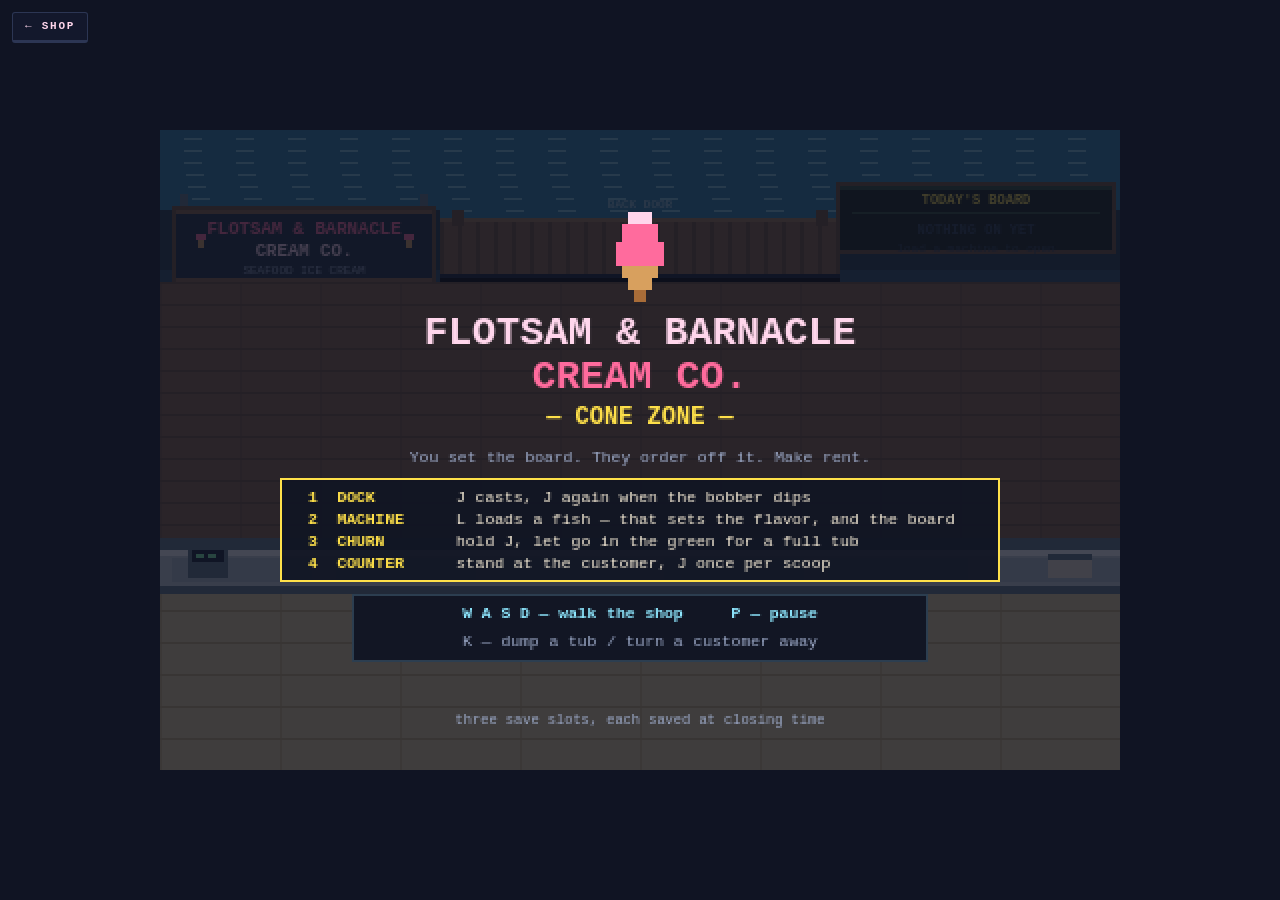
<file: shop.html>
<!DOCTYPE html>
<html lang="en">
<head>
<meta charset="UTF-8">
<title>Flotsam &amp; Barnacle Cream Co. — Cone Zone</title>
<style>
  html, body {
    margin: 0; padding: 0; height: 100%;
    background: #101423;
    display: flex; align-items: center; justify-content: center;
    overflow: hidden;
  }
  canvas {
    image-rendering: pixelated;
    image-rendering: crisp-edges;
    background: #000;
  }
  #shopLink {
    position: fixed; top: 12px; left: 12px; z-index: 10;
    font: 700 11px/1 "Courier New", monospace; letter-spacing: 0.16em;
    color: #ffd6ec; text-decoration: none; text-transform: uppercase;
    padding: 8px 12px; border-radius: 3px;
    background: rgba(20,26,46,0.92); border: 1px solid #2c3654;
    border-bottom-width: 3px;
  }
  #shopLink:hover, #shopLink:focus-visible { color: #8fe8ff; border-color: #8fe8ff; }
  #shopLink[hidden] { display: none; }
</style>
</head>
<body>
<a id="shopLink" href="index.html" hidden>&larr; Shop</a>
<canvas id="game" width="480" height="320"></canvas>
<script>
'use strict';

// =====================================================================
//  FLOTSAM & BARNACLE CREAM CO.  —  THE SHOP
//  Work the counter: fish the dock, churn the machines, build the order.
//  Every balance knob lives in CONFIG. Change a number, reload, play.
// =====================================================================

const CONFIG = {
  GAME_WIDTH: 480,
  GAME_HEIGHT: 320,

  // --- Player ---
  PLAYER_SPEED: 118,        // px/sec on the shop floor
  PLAYER_MIN_Y: 58,         // dock edge
  PLAYER_MAX_Y: 200,        // behind the counter
  PLAYER_MIN_X: 18,
  PLAYER_MAX_X: 462,
  REACH: 34,                // how close you must stand to work a station
  COUNTER_REACH: 48,        // the counter is more forgiving — slots are far apart

  // --- The day ---
  DAY_SECONDS: 95,          // length of one shift
  START_MONEY: 60,

  // --- Dock (J = cast, J again on the bite) ---
  BITE_MIN: 0.55,           // seconds before a fish bites
  BITE_MAX: 2.1,
  BITE_WINDOW: 0.80,        // how long you have to set the hook
  RECAST: 0.45,             // recovery after a miss
  BASKET_CAP: 4,            // fish you can hold (upgradeable)

  // --- Machines (L = load, hold J = churn) ---
  CHURN_RATE: 0.92,         // fill bar units per second
  CHURN_ZONE_LO: 0.70,      // release inside [lo, hi] for a full batch
  CHURN_ZONE_HI: 0.94,
  CHURN_FULL: 6,            // scoops from a good release
  CHURN_SHORT: 3,           // scoops from an early release
  TUB_CAP: 12,              // scoops a machine tub holds
  JAM_TIME: 2.4,            // overfill penalty
  SWAP_TIME: 1.6,           // changing a machine's flavor
  FISH_CHARGES: 2,          // fish a machine can hold at once (one churn each)

  // --- Counter ---
  SCOOP_PRICE: 3,           // dollars per scoop
  TIP_PER_SCOOP: 2,         // max tip per scoop, scaled by patience left
  WALKOUT_COST: 4,          // dollars of goodwill lost when someone storms off
  STRIKES_SHOWN: 5,
  QUEUE_MAX: 5,             // how long the line out the door can get
  QUEUE_PATIENCE: 0.45,     // patience drains slower while they're still in line

  // --- Flavor preferences: everyone came in wanting one thing ---
  FAV_TIP: 2.2,             // tip multiplier when their flavor is on the board
  NOFAV_TIP: 0.35,          // ...and when they're settling for something else
  FAV_PATIENCE: 1.25,
  NOFAV_PATIENCE: 0.8,

  // --- The Kraken's Ledger: learning the rest of the menu ---
  STUDY_CROWD: 0.85,        // how much each person waiting breaks your concentration
  WAVE_RATE: 0.65,          // reading the water is slower than reading the book
  FIND_CHANCE: 0.12,        // odds a cast turns up something odd instead of a fish
  FIND_VALUE: 16,           // seconds of study a curio is worth
  PAGE_VALUE: 14,           // ...and a page left by a delighted regular
  FUND_SECONDS: 22,         // seconds of study bought on the supply screen
  FUND_COST: 70,            // what that costs, rising with each recipe learned

  // --- Hazard: the Seagull King ---
  GULL_EVERY: [22, 40],     // seconds between raids (season scales this down)
  GULL_STEAL: 3,            // scoops swiped from a tub

  // --- Weather ---
  HEAT_MELT: 0.30,          // scoops per second evaporating out of open tubs
  FOG_PATIENCE: 0.78,       // patience multiplier when the fog rolls in
  SQUALL_ON: 11,            // nor'easter: seconds the dock is shut
  SQUALL_OFF: 17,           // ...and seconds of clear water between squalls
};

// --------------------------------------------------------------- palette
const PAL = {
  ink: '#141a2e', slate: '#2c3e50', deep: '#101423',
  wood: '#8a6242', woodDk: '#6d4c33', woodLt: '#a2764f',
  wall: '#2b4a5e', wallDk: '#1f3646',
  sea: '#2b7ea8', seaDk: '#1f6288', seaLt: '#7dc4dd', foam: '#eef7fa',
  steel: '#8fa8b5', steelDk: '#5f7784', steelLt: '#cdd5dd',
  sand: '#e8d29a', sandDk: '#c9ad72',
  gold: '#ffe14a', goldLt: '#fff8b8',
  cream: '#ff6b9d', creamDk: '#b83a68', gloss: '#ffd6ec',
  cone: '#d8a05e', coneDk: '#a86c38',
  white: '#ffffff', bone: '#f0e6d2', mute: '#9aa7c5',
  good: '#7ef9a8', warn: '#ffd27e', bad: '#ff8fa8',
  cyan: '#8fe8ff',
};

// --------------------------------------------------------------- flavors
// Each flavor is churned from one species off the dock. Colors and names
// come straight off the storefront menu board.
// Eight flavors is more than color alone can carry — especially the pinks and the
// creams — so every flavor also has a two-letter tag, and the tag is drawn
// everywhere a flavor appears: the basket, the tubs, the board, and the cone.
// `from` is the season a recipe becomes possible to study — the island only
// gives up so much at a time. `study` is the seconds of concentrated reading it
// takes to learn. Two you already know; the rest of the book is yours to earn.
const FLAVORS = [
  { id: 'barnacle',  name: 'Barnacle Cream',      short: 'BARNACLE',  fish: 'Barnacle Clump', c: '#ff6b9d', d: '#b83a68', from: 0, study: 0 },
  { id: 'shrimp',    name: 'Shrimp Sorbet',       short: 'SHRIMP',    fish: 'Shrimp',         c: '#ff9a6b', d: '#d1683c', from: 0, study: 0 },
  { id: 'seaweed',   name: 'Seaweed Swirl',       short: 'SEAWEED',   fish: 'Sugar Kelp',     c: '#4fbf74', d: '#2c7d49', from: 0, study: 38 },
  { id: 'carp',      name: 'Carp Cookie Dough',   short: 'CARP',      fish: 'Carp',           c: '#d9a86a', d: '#a8763a', from: 1, study: 52 },
  { id: 'butter',    name: 'Old Barney Butter.',  short: 'BUTTERSC.', fish: null,             c: '#ffc247', d: '#c28a1c', from: 1, study: 60 },
  { id: 'barracuda', name: 'Barracuda Blizzard',  short: 'BARRACUDA', fish: 'Barracuda',      c: '#a8dcf5', d: '#5f9fc4', from: 2, study: 72 },
  { id: 'pike',      name: 'Pistachio Pike',      short: 'PIKE',      fish: 'Pike',           c: '#cfe07a', d: '#8fa845', from: 2, study: 72 },
  { id: 'chowder',   name: 'Clam Chowder Crunch', short: 'CHOWDER',   fish: 'Quahog',         c: '#f5e7c4', d: '#a8925e', from: 3, study: 90 },
];
const FL = id => FLAVORS.find(f => f.id === id);
const STARTING_RECIPES = ['barnacle', 'shrimp'];

// What the island is offering this season, whether or not you can make it yet.
// Customers' favourites come from here — so every recipe you learn shrinks the
// pool of people you have to disappoint.
const availableFlavors = () => FLAVORS.filter(f => f.from <= G.seasonIdx);
const knownFlavors = () => availableFlavors().filter(f => G.known.has(f.id));
const studiable = () => availableFlavors().filter(f => !G.known.has(f.id));

// Is this flavor pale enough that dark text reads better on it than light?
const inkOn = f => ['barracuda', 'pike', 'chowder', 'butter', 'carp'].includes(f.id) ? PAL.ink : PAL.white;

// Each flavor's glyph: a silhouette of the thing it's made of, in a 10x9 box.
// Shape does the work that two letters used to — you catch a shrimp, the machine
// shows a shrimp, the order shows a shrimp, and nothing has to be memorised.
function icon(x, y, id, c) {
  const p = (dx, dy, w, h) => px(x + dx, y + dy, w, h, c);
  switch (id) {
    case 'shrimp':                       // a curl with a tail fan
      p(3, 0, 4, 2); p(1, 1, 2, 3); p(2, 4, 4, 2); p(6, 4, 2, 2); p(8, 5, 2, 3); p(6, 1, 2, 1);
      break;
    case 'seaweed':                      // a tall frond
      p(4, 0, 2, 9); p(2, 1, 2, 2); p(6, 3, 2, 2); p(2, 5, 2, 2); p(6, 7, 2, 2);
      break;
    case 'carp':                         // deep-bodied, fat
      p(2, 2, 5, 5); p(1, 3, 1, 3); p(7, 3, 1, 3); p(8, 1, 2, 3); p(8, 5, 2, 3);
      break;
    case 'barracuda':                    // long and pointed
      p(0, 4, 7, 2); p(2, 2, 2, 2); p(6, 3, 2, 4); p(8, 2, 2, 6);
      break;
    case 'pike':                         // long, with a dorsal fin
      p(1, 4, 6, 3); p(3, 2, 3, 2); p(7, 3, 1, 5); p(8, 2, 2, 6); p(0, 5, 1, 1);
      break;
    case 'chowder':                      // a clam shell
      p(1, 6, 8, 2); p(2, 4, 6, 2); p(3, 3, 4, 1); p(4, 2, 2, 1);
      break;
    case 'barnacle':                     // a cluster of little cones
      p(1, 5, 3, 3); p(2, 3, 1, 2); p(5, 4, 4, 4); p(6, 2, 2, 2);
      break;
    case 'butter':                       // Old Barney himself — no fish in this one
      p(4, 0, 2, 2); p(3, 2, 4, 6); p(2, 8, 6, 1);
      break;
  }
}

// A flavor swatch with its glyph — the one way a flavor is ever shown.
function chip(x, y, w, h, f, glyph) {
  px(x, y, w, h, f.c);
  px(x, y, w, 2, f.d);
  if (glyph) icon(x + (w - 10) / 2, y + (h - 9) / 2, f.id, inkOn(f));
}

// ---------------------------------------------------------------- merch
// Unlocked late by the Merch Rack. Pure margin, no ingredients.
const MERCH = [
  { id: 'tee',     name: 'Classic Tee', price: 24, c: '#f8f4ec', d: '#d13b5a' },
  { id: 'cap',     name: 'Boat Cap',    price: 18, c: '#d13b5a', d: '#a82843' },
  { id: 'tote',    name: 'Tote Bag',    price: 15, c: '#e8d29a', d: '#c9ad72' },
  { id: 'sticker', name: 'Sticker',     price: 5,  c: '#ffe14a', d: '#c29a3c' },
];

// --------------------------------------------------------------- seasons
// (1) rising difficulty tiers AND (2) their own weather rules.
const SEASONS = [
  { name: 'EARLY SUMMER', tag: 'Quiet boardwalk', days: 3,  rent: 45,  spawn: 6.4, maxWait: 5,
    weather: null,      wname: 'CLEAR',      wdesc: 'Nothing but sun and gulls.' },
  { name: 'JULY RUSH',    tag: 'The island fills up', days: 4, rent: 130, spawn: 4.0, maxWait: 5,
    weather: 'heat',    wname: 'HEAT WAVE',  wdesc: 'Open tubs melt. Churn late, serve fast.' },
  { name: 'AUGUST PEAK',  tag: 'Every towel on the island', days: 5, rent: 290, spawn: 2.7, maxWait: 5,
    weather: 'fog',     wname: 'SEA FOG',    wdesc: 'Nobody can see the board. Patience runs short.' },
  { name: 'LABOR DAY',    tag: 'The last long weekend', days: 3, rent: 350, spawn: 2.1, maxWait: 5,
    weather: 'noreaster', wname: "NOR'EASTER", wdesc: 'Squalls keep shutting the dock. Fish hard between them.' },
  { name: 'OFFSEASON',    tag: 'Locals only, forever', days: Infinity, rent: 260, spawn: 3.0, maxWait: 5,
    weather: 'quiet',   wname: 'OFFSEASON',  wdesc: 'Fewer customers, bigger orders, merch money.' },
];

// ------------------------------------------------------------- customers
// The first game's bosses, back as the people on the other side of the glass.
const CUSTOMERS = [
  { id: 'local',   name: 'Local',            w: 100, scoops: [1, 2], patience: 26, pay: 1.0 },
  { id: 'tourist', name: 'Tourist',          w: 70,  scoops: [2, 3], patience: 30, pay: 1.1 },
  { id: 'surfer',  name: 'Mutant Surfer',    w: 34,  scoops: [1, 2], patience: 13, pay: 1.9 },
  { id: 'golem',   name: 'Sandcastle Golem', w: 22,  scoops: [3, 4], patience: 52, pay: 1.2 },
  { id: 'kraken',  name: 'Shellfish Kraken', w: 13,  scoops: [5, 6], patience: 44, pay: 1.6 },
  { id: 'dragon',  name: 'Deep Sea Dragon',  w: 8,   scoops: [2, 2], patience: 20, pay: 3.4 },
  { id: 'grandma', name: 'Grandma',          w: 10,  scoops: [3, 3], patience: 60, pay: 3.0 },
  { id: 'twins',   name: 'Flotsam & Barnacle', w: 0,  scoops: [6, 6], patience: 50, pay: 4.0 },
];
const CU = id => CUSTOMERS.find(c => c.id === id);

// ------------------------------------------------------------------ shop
// Equipment and the LBI locals you can put on payroll. Staff names are
// suggestions — you rename anyone you hire.
const STAFF_ROLES = {
  dock:  'Works the dock, hauls fish into the basket',
  load:  'Runs fish from the basket into the machines',
  churn: 'Tends the machines and churns the tubs',
  serve: 'Builds orders and hands them over',
};
const UPGRADES = [
  { id: 'basket',   kind: 'equip', name: 'Bigger Basket',   cost: 60,  desc: 'Carry 8 fish instead of 4. Pays off once someone else is fishing.' },
  { id: 'machine3', kind: 'equip', name: 'Third Machine',   cost: 150, desc: 'A third flavor churning at once.' },
  { id: 'bait',     kind: 'equip', name: 'Better Bait',     cost: 110, desc: 'Fish bite twice as fast.' },
  { id: 'hire_dock',  kind: 'staff', role: 'dock',  name: 'Sandy Dockhand', cost: 170, wage: 18,
    quirk: 'Slow but steady. Never misses a bite.', speed: 5.6 },
  { id: 'churnkit', kind: 'equip', name: 'Chilled Barrels', cost: 180, desc: 'Churn 40% faster, wider sweet spot.' },
  { id: 'hire_load',  kind: 'staff', role: 'load', name: 'Pip the Runner', cost: 250, wage: 26,
    quirk: 'The kid off the beach route. Fast legs, loads machines for you.', speed: 3.4 },
  { id: 'counter4', kind: 'equip', name: 'Longer Counter',  cost: 190, desc: 'A fourth spot at the pass — one more person served at a time.' },
  { id: 'bell',     kind: 'equip', name: 'Brass Bell',      cost: 200, desc: 'Everyone waits 30% longer.' },
  { id: 'register2', kind: 'equip', name: 'Second Register', cost: 420, desc: 'Two more spots at the pass. Six at once, if you can keep up.' },
  { id: 'hire_churn', kind: 'staff', role: 'churn', name: 'Moe Churner', cost: 330, wage: 36,
    quirk: 'Twenty summers on the barrels. Hits the zone every time.', speed: 4.2 },
  { id: 'machine4', kind: 'equip', name: 'Fourth Machine',  cost: 380, desc: 'A tub for every flavor in demand.' },
  { id: 'merch',    kind: 'equip', name: 'Merch Rack',      cost: 300, desc: 'Some customers now want a tee, not a cone. Pure margin.' },
  { id: 'hire_serve', kind: 'staff', role: 'serve', name: 'Grandma Vi', cost: 430, wage: 48,
    quirk: 'Slow hands, perfect memory. Works the pass while you run.', speed: 2.2 },
];

// =====================================================================
//  Canvas / input
// =====================================================================
const canvas = document.getElementById('game');
const ctx = canvas.getContext('2d');
const W = CONFIG.GAME_WIDTH, H = CONFIG.GAME_HEIGHT;

function fitCanvas() {
  const s = Math.max(1, Math.min(Math.floor(innerWidth / W), Math.floor(innerHeight / H)));
  canvas.style.width = (W * s) + 'px';
  canvas.style.height = (H * s) + 'px';
}
addEventListener('resize', fitCanvas); fitCanvas();

const EMBEDDED = window.self !== window.top;
document.getElementById('shopLink').hidden = EMBEDDED;

const keys = {};
const actions = [];        // edge-triggered presses, drained by update()
let typedText = null;      // non-null while the name box is open

function keyName(e) {
  if (e.code) return e.code;
  const k = (e.key || '').toLowerCase();
  return { w: 'KeyW', a: 'KeyA', s: 'KeyS', d: 'KeyD', j: 'KeyJ', k: 'KeyK', l: 'KeyL',
           ' ': 'Space', enter: 'Enter', escape: 'Escape', p: 'KeyP', q: 'KeyQ', x: 'KeyX',
           r: 'KeyR' }[k] || k;
}
addEventListener('keydown', e => {
  const c = keyName(e);
  if (['Space', 'ArrowUp', 'ArrowDown', 'ArrowLeft', 'ArrowRight'].includes(c)) e.preventDefault();
  if (typedText !== null) {                     // name box swallows typing
    if (c === 'Backspace') typedText = typedText.slice(0, -1);
    else if (c === 'Enter') actions.push('confirm');
    else if (e.key && e.key.length === 1 && typedText.length < 14) typedText += e.key;
    return;
  }
  if (!keys[c]) actions.push(c);
  keys[c] = true;
}, { passive: false });
addEventListener('keyup', e => { keys[keyName(e)] = false; });
addEventListener('blur', () => { for (const k in keys) keys[k] = false; });

const took = code => { const i = actions.indexOf(code); if (i >= 0) { actions.splice(i, 1); return true; } return false; };
const pressed = (...codes) => codes.some(took);

// =====================================================================
//  State
// =====================================================================
let state = 'TITLE';   // TITLE | DAY | DAYEND | SHOP | NAME | GAMEOVER | WIN
let paused = false;
let time = 0;
const G = {};

const BEST_KEY = 'flotsam_shop_best';
let best = +(localStorage.getItem(BEST_KEY) || 0);

// --- save slots -------------------------------------------------------
// A run is only the things that survive the night — money, how far into the
// season you are, what you own and who you hired. The live shift (tubs,
// customers, the clock) is deliberately not saved: the day is the unit of
// commitment, so the game writes itself down at closing time and picks up the
// next morning at the buy screen.
const SLOTS = 3;
const SAVE_VER = 2;          // v2 added the recipe book
const slotKey = i => 'flotsam_shop_slot' + i;

function readSlot(i) {
  try {
    const raw = localStorage.getItem(slotKey(i));
    if (!raw) return null;
    const s = JSON.parse(raw);
    return (s && (s.v === SAVE_VER || s.v === 1)) ? s : null;
  } catch (e) { return null; }
}

function writeSlot(i) {
  if (i == null) return;
  try {
    localStorage.setItem(slotKey(i), JSON.stringify({
      v: SAVE_VER,
      money: G.money, day: G.day, seasonIdx: G.seasonIdx, dayInSeason: G.dayInSeason,
      owned: [...G.owned], staff: G.staff.map(s => ({ role: s.role, name: s.name, wage: s.wage, speed: s.speed })),
      totalEarned: G.totalEarned, served: G.served, walkouts: G.walkouts,
      known: [...G.known], study: G.study, demandLog: G.demandLog,
      recipesLearned: G.recipesLearned || 0, soldBy: G.soldBy,
      done: state === 'WIN', at: Date.now(),
    }));
  } catch (e) { /* storage full or blocked — play on unsaved */ }
}

function clearSlot(i) { try { localStorage.removeItem(slotKey(i)); } catch (e) {} }

function loadSlot(i) {
  const s = readSlot(i);
  if (!s) return false;
  reset(i);
  G.money = s.money; G.day = s.day; G.seasonIdx = s.seasonIdx; G.dayInSeason = s.dayInSeason;
  G.owned = new Set(s.owned);
  G.staff = s.staff.map(x => ({ role: x.role, name: x.name, wage: x.wage, speed: x.speed, t: x.speed }));
  G.totalEarned = s.totalEarned; G.served = s.served; G.walkouts = s.walkouts;

  // A v1 shop predates the recipe book; back then every flavor the season
  // offered was simply yours, so grant those rather than taking them away.
  G.known = new Set(s.known || availableFlavors().map(f => f.id));
  G.demandLog = s.demandLog || {};
  G.recipesLearned = s.recipesLearned || 0;
  G.soldBy = s.soldBy || {};
  if (s.study && studiable().some(f => f.id === s.study.id)) G.study = { id: s.study.id, prog: s.study.prog };
  else pickStudy();

  G.shopSel = 0;
  return true;
}

// A one-line description of what's in a slot, for the picker.
function slotLabel(i) {
  const s = readSlot(i);
  if (!s) return null;
  const season = SEASONS[Math.min(s.seasonIdx, SEASONS.length - 1)];
  return {
    line1: 'DAY ' + (s.day + 1) + ' · ' + season.name,
    line2: '$' + s.money + '  ·  ' + s.served + ' served  ·  ' +
           ((s.known || []).length || 2) + '/' + FLAVORS.length + ' recipes',
    crew: s.staff.length ? s.staff.map(x => x.name).join(', ') : 'working it alone',
    done: s.done,
  };
}

// Station geometry -----------------------------------------------------
const DOCK = { x: 240, y: 66 };
const MACHINE_X = [80, 170, 260, 350];
const MACHINE_Y = 116;
const RACK = { x: 444, y: 116 };
const BOOK = { x: 26, y: 122 };
const SLOT_Y = 196;          // where you stand to serve
const CUST_Y = 254;          // where they stand
const QUEUE_Y = 300;         // the line out the door
const SLOT_PITCH = 78;

// How many people you can have at the counter at once — the real ceiling on a
// shift, and the thing money buys late. Positions stay centred as it grows.
function counterSlots() {
  return 3 + (G.owned.has('counter4') ? 1 : 0) + (G.owned.has('register2') ? 2 : 0);
}
function slotX(i) {
  const n = counterSlots();
  return Math.round(240 - ((n - 1) * SLOT_PITCH) / 2 + i * SLOT_PITCH);
}
const queueX = i => 100 + i * 46;   // starts clear of the basket readout

function reset(slot) {
  G.slot = slot == null ? null : slot;   // which save slot this run writes to
  G.money = CONFIG.START_MONEY;
  G.day = 0;                  // incremented by startDay()
  G.seasonIdx = 0;
  G.dayInSeason = 0;
  G.owned = new Set();
  G.staff = [];               // {role, name, speed, t}
  G.known = new Set(STARTING_RECIPES);
  G.study = null;             // {id, prog} — the recipe currently being read up on
  G.demandLog = {};           // how often people asked for something you can't make
  G.recipesLearned = 0;
  G.soldBy = {};              // scoops served, per flavor — the book keeps score
  pickStudy();
  G.totalEarned = 0;
  G.served = 0;
  G.walkouts = 0;
  G.shopSel = 0;
  G.lastDay = null;
  startDay(true);
}

// You open with two tubs — one machine can only ever hold one flavor, and an
// order that mixes two would be unfillable.
function machineCount() {
  return 2 + (G.owned.has('machine3') ? 1 : 0) + (G.owned.has('machine4') ? 1 : 0);
}
const basketCap = () => G.owned.has('basket') ? 8 : CONFIG.BASKET_CAP;
const season = () => SEASONS[Math.min(G.seasonIdx, SEASONS.length - 1)];
const weather = () => season().weather;
const hasStaff = role => G.staff.some(s => s.role === role);
const staffOf = role => G.staff.find(s => s.role === role);
const wages = () => G.staff.reduce((n, s) => n + s.wage, 0);

function startDay(fresh) {
  const s = season();
  G.day++;
  G.dayInSeason++;
  G.clock = CONFIG.DAY_SECONDS;
  G.earned = 0;
  G.tips = 0;
  G.dayServed = 0;
  G.dayWalkouts = 0;
  G.dayTurnedAway = 0;

  G.px = 240; G.py = 170; G.face = 1; G.walkT = 0;
  G.basket = [];                              // array of flavor ids
  G.machines = [];
  for (let i = 0; i < machineCount(); i++)
    G.machines.push({ flavor: null, charges: 0, scoops: 0, fill: 0, churning: false, jam: 0, swap: 0 });

  G.cast = null;                              // {t, biteAt, hooked, done}
  G.customers = [];                           // {slot, type, order[], filled, patience, maxPat, t, merch}
  G.spawnT = 2.0;
  G.gullT = CONFIG.GULL_EVERY[0] + Math.random() * (CONFIG.GULL_EVERY[1] - CONFIG.GULL_EVERY[0]);
  G.gull = null;                              // {x, y, target, phase, t}
  G.storm = { on: false, t: CONFIG.SQUALL_OFF };
  G.fx = [];
  // a new season puts new recipes within reach — pick one up if the book is idle
  if (!G.study && studiable().length) pickStudy();

  G.banner = fresh ? null : { text: s.name, sub: s.wdesc, t: 3.2 };
  if (fresh) G.banner = { text: 'DAY 1 — ' + s.name, sub: 'Fish the dock. Churn the tubs. Build the order.', t: 4.0 };
}

function popup(txt, x, y, color, sz) {
  G.fx.push({ kind: 'pop', txt, x, y, c: color || PAL.white, sz: sz || 7, t: 0.9 });
}
function puff(x, y, c) {
  for (let i = 0; i < 6; i++)
    G.fx.push({ kind: 'bit', x, y, vx: (Math.random() - 0.5) * 40, vy: -20 - Math.random() * 30, c, t: 0.5 });
}

// =====================================================================
//  Stations — what you're standing at, and what J / K / L do there
// =====================================================================
const dist2 = (x1, y1, x2, y2) => (x1 - x2) * (x1 - x2) + (y1 - y2) * (y1 - y2);

function nearestStation() {
  let best = null, bd = CONFIG.REACH * CONFIG.REACH;
  const try_ = (o, d) => { if (d < bd) { bd = d; best = o; } };

  try_({ kind: 'dock' }, dist2(G.px, G.py, DOCK.x, DOCK.y));
  for (let i = 0; i < G.machines.length; i++)
    try_({ kind: 'machine', i }, dist2(G.px, G.py, MACHINE_X[i], MACHINE_Y));
  if (G.owned.has('merch')) try_({ kind: 'rack' }, dist2(G.px, G.py, RACK.x, RACK.y));
  if (G.study) try_({ kind: 'book' }, dist2(G.px, G.py, BOOK.x, BOOK.y));

  // The counter gets its own, longer reach: the slots sit 82px apart, so a
  // station-sized reach left dead gaps where you were standing at nobody.
  const cr = CONFIG.COUNTER_REACH * CONFIG.COUNTER_REACH;
  for (const c of G.customers) {
    if (c.leaving) continue;
    const d = dist2(G.px, G.py, slotX(c.slot), SLOT_Y);
    if (d < cr && (!best || d < bd)) { bd = d; best = { kind: 'counter', c }; }
  }
  return best;
}

// =====================================================================
//  The Kraken's Ledger — learning the rest of the menu
// =====================================================================
// Study is the thing you do with slack. It costs you counter time, so it is
// never free; but it goes fastest when nobody is waiting, which turns quiet
// spells and shut-dock squalls from dead air into the shop's future.

// Default to whatever the island is asking loudest for, else the cheapest.
function pickStudy(id) {
  const open = studiable();
  if (!open.length) { G.study = null; return; }
  if (id && open.some(f => f.id === id)) { G.study = { id, prog: 0 }; return; }
  const wanted = open.slice().sort((a, b) =>
    (G.demandLog[b.id] || 0) - (G.demandLog[a.id] || 0) || a.study - b.study);
  G.study = { id: wanted[0].id, prog: 0 };
}

const waitingCount = () => G.customers.filter(c => !c.leaving).length;
// full speed alone in the shop, barely a page with a line out the door
const concentration = () => 1 / (1 + waitingCount() * CONFIG.STUDY_CROWD);

function addStudy(seconds, why) {
  if (!G.study) return;
  G.study.prog += seconds;
  const f = FL(G.study.id);
  if (why) popup(why, BOOK.x + 30, BOOK.y - 24, f.c, 7);
  if (G.study.prog >= f.study) learnRecipe(f);
}

function learnRecipe(f) {
  G.known.add(f.id);
  delete G.demandLog[f.id];
  G.recipesLearned = (G.recipesLearned || 0) + 1;
  G.banner = { text: 'RECIPE LEARNED', sub: f.name + ' — it can go on the board now.', t: 3.2 };
  puff(BOOK.x, BOOK.y, f.c);
  pickStudy();
}

// A curio off the dock: a waterlogged page, a bottle, something with teeth.
const CURIOS = ['A WATERLOGGED PAGE', 'A BOTTLE WITH A NOTE', 'A STRANGE SPECIMEN',
                'A TORN CHART', 'SOMETHING WITH TEETH'];

// --- the dock ---------------------------------------------------------
// A nor'easter doesn't shut the dock for the whole shift — it comes in squalls,
// so the season is about fishing hard in the gaps rather than not fishing at all.
function dockClosed() { return weather() === 'noreaster' && G.storm.on; }

function updateStorm(dt) {
  if (weather() !== 'noreaster') return;
  G.storm.t -= dt;
  if (G.storm.t <= 0) {
    G.storm.on = !G.storm.on;
    G.storm.t = G.storm.on ? CONFIG.SQUALL_ON : CONFIG.SQUALL_OFF;
    G.banner = G.storm.on
      ? { text: 'SQUALL', sub: 'The dock is shut until it blows through.', t: 1.6 }
      : { text: 'IT BREAKS', sub: 'Get out there while you can.', t: 1.6 };
  }
}

function seasonFish() {
  return knownFlavors().filter(f => f.fish);
}
// What's biting is mostly what the board needs — otherwise the basket fills with
// fish for flavors nobody ordered and the whole shop deadlocks.
function rollFish() {
  const pool = seasonFish();
  const wanted = [];
  for (const c of G.customers)
    if (!c.leaving && !c.merch)
      for (let i = c.filled; i < c.order.length; i++)
        if (stockOf(c.order[i]) === 0 && pool.some(f => f.id === c.order[i])) wanted.push(c.order[i]);
  if (wanted.length && Math.random() < 0.65) return wanted[Math.floor(Math.random() * wanted.length)];
  return pool[Math.floor(Math.random() * pool.length)].id;
}
function biteDelay() {
  const f = G.owned.has('bait') ? 0.5 : 1;
  return (CONFIG.BITE_MIN + Math.random() * (CONFIG.BITE_MAX - CONFIG.BITE_MIN)) * f;
}

function dockAction() {
  if (dockClosed()) { popup('DOCK CLOSED', DOCK.x, DOCK.y - 16, PAL.bad); return; }
  if (G.basket.length >= basketCap()) { popup('BASKET FULL', DOCK.x, DOCK.y - 16, PAL.warn); return; }
  if (!G.cast) { G.cast = { t: 0, biteAt: biteDelay(), hooked: false, cool: 0 }; return; }
  if (G.cast.cool > 0) return;
  if (G.cast.hooked) {                                  // set the hook
    catchFish();
    G.cast = { t: 0, biteAt: biteDelay(), hooked: false, cool: 0 };
  } else {                                              // yanked too early
    G.cast.cool = CONFIG.RECAST;
    G.cast.t = 0; G.cast.biteAt = biteDelay();
    popup('TOO SOON', DOCK.x, DOCK.y - 16, PAL.mute, 6);
  }
}
function catchFish() {
  // now and then the water gives up something you'd rather read than churn
  if (G.study && Math.random() < CONFIG.FIND_CHANCE) {
    const what = CURIOS[Math.floor(Math.random() * CURIOS.length)];
    popup(what, DOCK.x, DOCK.y - 18, PAL.gold, 8);
    addStudy(CONFIG.FIND_VALUE, '+' + CONFIG.FIND_VALUE + 's STUDY');
    puff(DOCK.x, DOCK.y, PAL.gold);
    return;
  }
  const id = rollFish(), f = FL(id);
  G.basket.push(id);
  // name the catch *and* the flavor it becomes — the link between the two is the
  // one thing the dock has to teach
  popup(f.fish.toUpperCase() + ' → ' + f.short, DOCK.x, DOCK.y - 18, f.c, 8);
  puff(DOCK.x, DOCK.y, f.c);
}

function updateDock(dt) {
  if (!G.cast) return;
  if (dockClosed() || G.basket.length >= basketCap()) { G.cast = null; return; }
  if (G.cast.cool > 0) { G.cast.cool -= dt; return; }
  G.cast.t += dt;
  if (!G.cast.hooked && G.cast.t >= G.cast.biteAt) { G.cast.hooked = true; G.cast.hookT = 0; }
  if (G.cast.hooked) {
    G.cast.hookT += dt;
    if (G.cast.hookT > CONFIG.BITE_WINDOW) {            // it got away
      G.cast.hooked = false; G.cast.t = 0; G.cast.biteAt = biteDelay();
      popup('GOT AWAY', DOCK.x, DOCK.y - 16, PAL.mute, 6);
    }
  }
}

// --- machines ---------------------------------------------------------
const churnRate = () => CONFIG.CHURN_RATE * (G.owned.has('churnkit') ? 1.4 : 1);
const zoneLo = () => G.owned.has('churnkit') ? CONFIG.CHURN_ZONE_LO - 0.10 : CONFIG.CHURN_ZONE_LO;

function loadMachine(m, i) {
  if (m.jam > 0 || m.swap > 0) return;
  if (m.charges >= CONFIG.FISH_CHARGES) { popup('LOADED', MACHINE_X[i], MACHINE_Y - 26, PAL.mute, 6); return; }

  let id = null;
  if (G.basket.length) {
    // prefer a fish this machine is already set up for, else take the front one
    const match = G.basket.indexOf(m.flavor);
    const idx = match >= 0 ? match : 0;
    id = G.basket[idx];
    if (m.flavor && m.flavor !== id && m.scoops > 0) {
      popup('DUMP TUB FIRST (K)', MACHINE_X[i], MACHINE_Y - 26, PAL.warn, 6);
      return;
    }
    G.basket.splice(idx, 1);
  } else if (G.known.has('butter')) {
    if (m.flavor && m.flavor !== 'butter' && m.scoops > 0) {
      popup('DUMP TUB FIRST (K)', MACHINE_X[i], MACHINE_Y - 26, PAL.warn, 6);
      return;
    }
    id = 'butter';                                       // pantry mix, no fish needed
  } else {
    popup('NO FISH', MACHINE_X[i], MACHINE_Y - 26, PAL.bad, 6);
    return;
  }

  if (m.flavor && m.flavor !== id) { m.swap = CONFIG.SWAP_TIME; m.scoops = 0; }
  m.flavor = id;
  m.charges++;
  popup('+' + FL(id).short, MACHINE_X[i], MACHINE_Y - 26, FL(id).c, 6);
}

function releaseChurn(m, i) {
  if (!m.churning) return;
  m.churning = false;
  const f = m.fill; m.fill = 0;
  if (f < zoneLo()) {
    m.charges--;
    m.scoops = Math.min(CONFIG.TUB_CAP, m.scoops + CONFIG.CHURN_SHORT);
    popup('THIN — +' + CONFIG.CHURN_SHORT, MACHINE_X[i], MACHINE_Y - 26, PAL.warn, 6);
  } else {
    m.charges--;
    m.scoops = Math.min(CONFIG.TUB_CAP, m.scoops + CONFIG.CHURN_FULL);
    popup('+' + CONFIG.CHURN_FULL + ' SCOOPS', MACHINE_X[i], MACHINE_Y - 26, PAL.good, 6);
    puff(MACHINE_X[i], MACHINE_Y - 6, FL(m.flavor).c);
  }
}

function updateMachines(dt) {
  for (let i = 0; i < G.machines.length; i++) {
    const m = G.machines[i];
    if (m.jam > 0) { m.jam -= dt; if (m.jam <= 0) popup('CLEAN', MACHINE_X[i], MACHINE_Y - 26, PAL.mute, 6); continue; }
    if (m.swap > 0) { m.swap -= dt; continue; }
    if (m.churning) {
      m.fill += churnRate() * dt;
      if (m.fill > 1.0) {                                // overflowed the barrel
        m.churning = false; m.fill = 0; m.charges--;
        m.jam = CONFIG.JAM_TIME;
        popup('SPILL!', MACHINE_X[i], MACHINE_Y - 26, PAL.bad);
        puff(MACHINE_X[i], MACHINE_Y, FL(m.flavor).c);
      }
    }
    if (weather() === 'heat' && m.scoops > 0) {
      m.meltAcc = (m.meltAcc || 0) + CONFIG.HEAT_MELT * dt;
      while (m.meltAcc >= 1) { m.meltAcc -= 1; m.scoops = Math.max(0, m.scoops - 1); }
    }
  }
}

const tubsWith = id => G.machines.filter(m => m.flavor === id && m.scoops > 0);
const stockOf = id => G.machines.reduce((n, m) => n + (m.flavor === id ? m.scoops : 0), 0);
function takeScoop(id) {
  const t = tubsWith(id);
  if (!t.length) return false;
  t.sort((a, b) => b.scoops - a.scoops)[0].scoops--;
  return true;
}

// --- the counter ------------------------------------------------------
function orderValue(c) {
  const base = CONFIG.SCOOP_PRICE * c.order.length * CU(c.type).pay;
  const tip = CONFIG.TIP_PER_SCOOP * c.order.length * (c.patience / c.maxPat)
            * CU(c.type).pay * (c.tipMult || 1);
  return { base: Math.round(base), tip: Math.round(tip) };
}

function scoopFor(c) {
  if (c.merch) return;
  const want = c.order[c.filled];
  if (!takeScoop(want)) {
    popup('NO ' + FL(want).short, slotX(c.slot), SLOT_Y - 20, PAL.bad, 6);
    return;
  }
  c.filled++;
  c.bump = 0.2;
  G.soldBy[want] = (G.soldBy[want] || 0) + 1;
  puff(slotX(c.slot), SLOT_Y - 6, FL(want).c);
  if (c.filled >= c.order.length) serveCustomer(c);
}

function serveCustomer(c) {
  const { base, tip } = orderValue(c);
  G.money += base + tip; G.earned += base + tip; G.tips += tip;
  G.totalEarned += base + tip;
  G.served++; G.dayServed++;
  popup('+$' + (base + tip), slotX(c.slot), CUST_Y - 34, PAL.gold, 9);
  if (c.happyFav) popup('THEIR FAVOURITE!', slotX(c.slot), CUST_Y - 46, PAL.good, 7);

  // Send one of the old ones home happy and they'll add to the Ledger. It is
  // the Kraken's book, so when the Kraken is pleased the entry is first-hand.
  if (c.happyFav && G.study && ['kraken', 'dragon', 'grandma', 'twins', 'golem'].includes(c.type)) {
    popup(c.type === 'kraken' ? 'THE KRAKEN WRITES IT DOWN' : 'A PAGE FOR THE LEDGER',
          slotX(c.slot), CUST_Y - 58, PAL.cyan, 7);
    addStudy(CONFIG.PAGE_VALUE, '+' + CONFIG.PAGE_VALUE + 's STUDY');
  }
  if (c.type === 'twins') G.banner = { text: 'THE LEVIATHAN, SERVED', sub: 'The shop rings its bell.', t: 3.0 };
  c.leaving = 0.55; c.happy = true;
}

function sellMerch(c) {
  const m = MERCH.find(x => x.id === c.merch);
  G.money += m.price; G.earned += m.price; G.totalEarned += m.price;
  G.served++; G.dayServed++;
  popup('+$' + m.price + ' ' + m.name.toUpperCase(), RACK.x - 30, RACK.y - 20, PAL.gold, 8);
  c.leaving = 0.55; c.happy = true;
}

function walkOut(c) {
  G.money -= CONFIG.WALKOUT_COST;
  G.walkouts++; G.dayWalkouts++;
  popup('WALKED OUT', slotX(c.slot), CUST_Y - 34, PAL.bad, 8);
  c.leaving = 0.55; c.happy = false;
}

function freeSlot() {
  const used = new Set(G.customers.filter(c => !c.leaving && c.slot >= 0).map(c => c.slot));
  for (let i = 0; i < counterSlots(); i++) if (!used.has(i)) return i;
  return -1;
}
const queued = () => G.customers.filter(c => !c.leaving && c.slot < 0);

// As a spot opens, the front of the line steps up and their patience starts
// draining at full rate.
function advanceQueue() {
  let slot = freeSlot();
  while (slot >= 0) {
    const line = queued().sort((a, b) => a.qpos - b.qpos);
    if (!line.length) break;
    const c = line[0];
    c.slot = slot;
    c.patience = Math.min(c.maxPat, c.patience + c.maxPat * 0.15);   // small reward for waiting
    queued().forEach(q => { if (q.qpos > c.qpos) q.qpos--; });
    slot = freeSlot();
  }
}

function pickType() {
  const s = season();
  const pool = CUSTOMERS.filter(c => {
    if (c.id === 'twins') return G.seasonIdx >= 4;         // Leviathan is an offseason legend
    if (c.id === 'kraken' || c.id === 'golem') return G.seasonIdx >= 1;
    if (c.id === 'dragon' || c.id === 'grandma') return G.seasonIdx >= 2;
    return true;
  });
  let total = pool.reduce((n, c) => n + (c.id === 'twins' ? 4 : c.w), 0);
  let r = Math.random() * total;
  for (const c of pool) { r -= (c.id === 'twins' ? 4 : c.w); if (r <= 0) return c; }
  return pool[0];
}

// How many different flavors one ticket may ask for.
const MAX_DISTINCT = [1, 2, 2, 3, 3];

// The board is the menu: whatever your machines are set to, that's what the shop
// sells. Nobody can order a flavor you aren't making, which is why there's no
// longer any hidden fudging of demand — you choose what's orderable by choosing
// what to churn.
const boardFlavors = () => [...new Set(G.machines.filter(m => m.flavor).map(m => m.flavor))];

function rollOrder(n, favour) {
  const pool = boardFlavors();
  if (!pool.length) return null;
  const pick = () => pool[Math.floor(Math.random() * pool.length)];

  const maxD = MAX_DISTINCT[Math.min(G.seasonIdx, MAX_DISTINCT.length - 1)];
  const flavors = [favour && pool.includes(favour) ? favour : pick()];
  while (flavors.length < maxD && flavors.length < n && Math.random() < 0.45) {
    const f = pick();
    if (!flavors.includes(f)) flavors.push(f);
  }
  const order = [];
  for (let i = 0; i < n; i++) order.push(flavors[Math.floor(i * flavors.length / n)]);
  return order.sort((a, b) => pool.indexOf(a) - pool.indexOf(b));
}

function spawnCustomer() {
  const board = boardFlavors();
  const merchShopper = G.owned.has('merch') && Math.random() < (G.seasonIdx >= 4 ? 0.22 : 0.12);
  if (!board.length && !merchShopper) return;      // nothing on the board, nothing to sell

  const slot = freeSlot();
  const qn = queued().length;
  if (slot < 0 && qn >= CONFIG.QUEUE_MAX) { G.dayTurnedAway++; return; }

  const t = pickType();
  const c = { slot, qpos: slot < 0 ? qn : -1, type: t.id, order: [], filled: 0,
              leaving: 0, t: 0, bump: 0, look: Math.floor(Math.random() * 12) };

  // Everyone has one flavor they came in for. Finding it on the board makes them
  // patient and generous; not finding it, they'll settle for something — but
  // they won't hang around, and they won't tip.
  const pool = availableFlavors();
  c.fav = pool[Math.floor(Math.random() * pool.length)].id;
  if (!G.known.has(c.fav)) G.demandLog[c.fav] = (G.demandLog[c.fav] || 0) + 1;
  c.happyFav = board.includes(c.fav);

  if (merchShopper) {
    c.merch = MERCH[Math.floor(Math.random() * MERCH.length)].id;
  } else {
    const n = t.scoops[0] + Math.floor(Math.random() * (t.scoops[1] - t.scoops[0] + 1));
    c.order = rollOrder(n, c.fav);
    if (!c.order) return;
  }

  let pat = t.patience;
  if (G.owned.has('bell')) pat *= 1.3;
  if (weather() === 'fog') pat *= CONFIG.FOG_PATIENCE;
  pat *= c.happyFav ? CONFIG.FAV_PATIENCE : CONFIG.NOFAV_PATIENCE;
  c.maxPat = pat; c.patience = pat;
  c.tipMult = c.happyFav ? CONFIG.FAV_TIP : CONFIG.NOFAV_TIP;
  G.customers.push(c);
}

function updateCustomers(dt) {
  const s = season();
  G.spawnT -= dt;
  if (G.spawnT <= 0) {
    spawnCustomer();
    let gap = s.spawn * (0.75 + Math.random() * 0.5);
    if (weather() === 'fog' && Math.random() < 0.3) gap *= 0.35;   // fog arrives in bunches
    G.spawnT = gap;
  }
  for (let i = G.customers.length - 1; i >= 0; i--) {
    const c = G.customers[i];
    c.t += dt;
    if (c.bump > 0) c.bump -= dt;
    if (c.leaving) { c.leaving -= dt; if (c.leaving <= 0) G.customers.splice(i, 1); continue; }
    // waiting in line is easier on the temper than being ignored at the counter
    c.patience -= dt * (c.slot < 0 ? CONFIG.QUEUE_PATIENCE : 1);
    if (c.patience <= 0) walkOut(c);
  }
  advanceQueue();
}

// --- the Seagull King -------------------------------------------------
function updateGull(dt) {
  if (!G.gull) {
    G.gullT -= dt;
    const ready = G.machines.some(m => m.scoops > 0);
    if (G.gullT <= 0 && ready) {
      const targets = G.machines.map((m, i) => i).filter(i => G.machines[i].scoops > 0);
      const ti = targets[Math.floor(Math.random() * targets.length)];
      G.gull = { x: -20, y: 40, ti, phase: 'in', t: 0 };
      G.banner = { text: 'THE SEAGULL KING', sub: 'Get to the tub before he does!', t: 1.8 };
    }
    return;
  }
  const g = G.gull, tx = MACHINE_X[g.ti], ty = MACHINE_Y - 4;
  g.t += dt;
  if (g.phase === 'in') {
    g.x += (tx - g.x) * Math.min(1, dt * 2.2);
    g.y += (ty - g.y) * Math.min(1, dt * 2.2);
    // shoo him off by standing at the machine
    if (dist2(G.px, G.py, tx, MACHINE_Y) < CONFIG.REACH * CONFIG.REACH) {
      popup('SHOOED!', tx, MACHINE_Y - 30, PAL.good, 7);
      g.phase = 'out';
    } else if (Math.abs(g.x - tx) < 4 && Math.abs(g.y - ty) < 4) {
      const m = G.machines[g.ti];
      const n = Math.min(m.scoops, CONFIG.GULL_STEAL);
      m.scoops -= n;
      popup('-' + n + ' SCOOPS', tx, MACHINE_Y - 30, PAL.bad, 7);
      if (m.flavor) puff(tx, MACHINE_Y, FL(m.flavor).c);
      g.phase = 'out';
    }
  } else {
    g.x += 150 * dt; g.y -= 40 * dt;
    if (g.x > W + 30) {
      G.gull = null;
      const [a, b] = CONFIG.GULL_EVERY;
      G.gullT = (a + Math.random() * (b - a)) * (1 - G.seasonIdx * 0.09);
    }
  }
}

// --- staff ------------------------------------------------------------
// Hires work their station on a timer while you work somewhere else.
function updateStaff(dt) {
  for (const s of G.staff) {
    s.t -= dt;
    if (s.t > 0) continue;
    s.t = s.speed;
    if (s.role === 'dock') {
      if (!dockClosed() && G.basket.length < basketCap()) {
        const id = rollFish(); G.basket.push(id);
        puff(DOCK.x - 24, DOCK.y + 4, FL(id).c);
      }
    } else if (s.role === 'load') {
      const m = G.machines.find(m => m.charges < CONFIG.FISH_CHARGES && m.jam <= 0 && m.swap <= 0 &&
        (G.basket.includes(m.flavor) || (!m.flavor && G.basket.length) || (m.scoops === 0 && G.basket.length)));
      if (m) loadMachine(m, G.machines.indexOf(m));
    } else if (s.role === 'churn') {
      const m = G.machines.find(m => m.charges > 0 && m.jam <= 0 && m.swap <= 0 && m.scoops < CONFIG.TUB_CAP);
      if (m) {
        const i = G.machines.indexOf(m);
        m.charges--; m.scoops = Math.min(CONFIG.TUB_CAP, m.scoops + CONFIG.CHURN_FULL);
        popup('+' + CONFIG.CHURN_FULL, MACHINE_X[i], MACHINE_Y - 26, PAL.good, 6);
      }
    } else if (s.role === 'serve') {
      const waiting = G.customers.filter(c => !c.leaving).sort((a, b) => a.patience - b.patience);
      for (const c of waiting) {
        if (c.merch) { if (G.owned.has('merch')) { sellMerch(c); break; } continue; }
        if (stockOf(c.order[c.filled]) > 0) { scoopFor(c); break; }
      }
    }
  }
}

// =====================================================================
//  Day / season flow
// =====================================================================
function endDay() {
  const s = season();
  const rent = s.rent, wage = wages();
  G.lastDay = { season: s.name, day: G.day, earned: G.earned, tips: G.tips, rent, wage,
                net: G.earned - rent - wage, served: G.dayServed, walkouts: G.dayWalkouts,
                turnedAway: G.dayTurnedAway };
  G.money -= rent + wage;
  if (G.money < 0) {
    best = Math.max(best, G.totalEarned);
    localStorage.setItem(BEST_KEY, best);
    clearSlot(G.slot);                       // the shop closed; the slot is spent
    state = 'GAMEOVER';
    return;
  }
  state = 'DAYEND';
}

function nextDay() {
  const s = season();
  if (G.dayInSeason >= s.days) {
    G.seasonIdx++;
    G.dayInSeason = 0;
    if (G.seasonIdx === 4) {                 // survived Labor Day
      best = Math.max(best, G.totalEarned);
      localStorage.setItem(BEST_KEY, best);
      state = 'WIN';
      writeSlot(G.slot);                     // keep the win; the offseason runs on
      return;
    }
  }
  G.shopSel = 0;
  state = 'SHOP';
  writeSlot(G.slot);                         // made rent, season rolled — write it down
}

// =====================================================================
//  Update
// =====================================================================
function update(dt) {
  time += dt;
  updateFx(dt);
  if (state !== 'DAY' || paused) return;

  // --- movement (left hand) ---
  let mx = 0, my = 0;
  if (keys['KeyA']) mx--; if (keys['KeyD']) mx++;
  if (keys['KeyW']) my--; if (keys['KeyS']) my++;
  if (mx || my) {
    const len = Math.hypot(mx, my) || 1;
    G.px += (mx / len) * CONFIG.PLAYER_SPEED * dt;
    G.py += (my / len) * CONFIG.PLAYER_SPEED * dt;
    G.walkT += dt;
    if (mx) G.face = mx > 0 ? 1 : -1;
  }
  // the dock is a narrow gangway — you can only go north through the doorway
  if (G.py < 76 && (G.px < 152 || G.px > 328)) G.py = 76;
  G.px = Math.max(CONFIG.PLAYER_MIN_X, Math.min(CONFIG.PLAYER_MAX_X, G.px));
  G.py = Math.max(CONFIG.PLAYER_MIN_Y, Math.min(CONFIG.PLAYER_MAX_Y, G.py));

  // --- station verbs (right hand) ---
  const st = nearestStation();
  G.at = st;

  // hold-to-churn: only while standing at that machine with J down
  for (let i = 0; i < G.machines.length; i++) {
    const m = G.machines[i];
    const here = st && st.kind === 'machine' && st.i === i;
    if (m.churning && (!here || !keys['KeyJ'])) releaseChurn(m, i);
  }

  if (took('KeyJ')) {
    // a shut dock is for reading the water, not for nagging you about the weather
    if (st && st.kind === 'dock') { if (!(dockClosed() && G.study)) dockAction(); }
    else if (st && st.kind === 'machine') {
      const m = G.machines[st.i];
      if (m.jam > 0) popup('JAMMED', MACHINE_X[st.i], MACHINE_Y - 26, PAL.bad, 6);
      else if (m.swap > 0) popup('SWAPPING', MACHINE_X[st.i], MACHINE_Y - 26, PAL.warn, 6);
      else if (m.charges <= 0) popup('LOAD A FISH (L)', MACHINE_X[st.i], MACHINE_Y - 26, PAL.warn, 6);
      else if (m.scoops >= CONFIG.TUB_CAP) popup('TUB FULL', MACHINE_X[st.i], MACHINE_Y - 26, PAL.warn, 6);
      else { m.churning = true; m.fill = 0; }
    }
    else if (st && st.kind === 'counter') {
      if (st.c.merch) popup('MERCH RACK →', slotX(st.c.slot), SLOT_Y - 20, PAL.warn, 6);
      else scoopFor(st.c);
    }
    else if (st && st.kind === 'rack') {
      const c = G.customers.find(c => c.merch && !c.leaving);
      if (c) sellMerch(c); else popup('NO MERCH ORDERS', RACK.x - 30, RACK.y - 20, PAL.mute, 6);
    }
  }

  // Holding J at the book reads it; holding J at a shut dock reads the water.
  // Either way it's the same track, and either way it's slower with a crowd.
  G.studying = null;
  if (G.study && keys['KeyJ'] && st) {
    if (st.kind === 'book') G.studying = 1;
    else if (st.kind === 'dock' && dockClosed()) G.studying = CONFIG.WAVE_RATE;
  }
  if (G.studying) addStudy(G.studying * concentration() * dt);

  if (took('KeyL')) {
    if (st && st.kind === 'machine') loadMachine(G.machines[st.i], st.i);
    else if (st && st.kind === 'book') {                 // pick something else to learn
      const open = studiable();
      if (open.length > 1) {
        const i = open.findIndex(f => f.id === G.study.id);
        const next = open[(i + 1) % open.length];
        G.study = { id: next.id, prog: 0 };
        popup('NOW READING: ' + next.short, BOOK.x + 40, BOOK.y - 24, next.c, 7);
      }
    }
    else if (G.basket.length > 1) { G.basket.push(G.basket.shift()); popup('SHUFFLE', G.px, G.py - 22, PAL.mute, 6); }
  }

  if (took('KeyK')) {
    if (st && st.kind === 'machine') {
      const m = G.machines[st.i];
      if (m.scoops > 0 || m.charges > 0) {
        m.scoops = 0; m.charges = 0; m.flavor = null; m.fill = 0; m.churning = false;
        popup('TUB DUMPED', MACHINE_X[st.i], MACHINE_Y - 26, PAL.mute, 6);
      }
    } else if (st && st.kind === 'counter') {
      popup('SORRY!', slotX(st.c.slot), SLOT_Y - 20, PAL.mute, 6);
      walkOut(st.c);
    } else if (G.basket.length) {
      const id = G.basket.shift();
      popup('TOSSED ' + FL(id).fish.toUpperCase(), G.px, G.py - 22, PAL.mute, 6);
    }
  }

  updateStorm(dt);
  updateDock(dt);
  updateMachines(dt);
  updateCustomers(dt);
  updateGull(dt);
  updateStaff(dt);

  if (G.banner) { G.banner.t -= dt; if (G.banner.t <= 0) G.banner = null; }

  G.clock -= dt;
  if (G.clock <= 0) {
    G.clock = 0;
    for (const m of G.machines) { m.churning = false; m.fill = 0; }
    endDay();
  }
}

function updateFx(dt) {
  for (let i = G.fx ? G.fx.length - 1 : -1; i >= 0; i--) {
    const f = G.fx[i];
    f.t -= dt;
    if (f.kind === 'pop') f.y -= 22 * dt;
    else { f.x += f.vx * dt; f.y += f.vy * dt; f.vy += 120 * dt; }
    if (f.t <= 0) G.fx.splice(i, 1);
  }
}

// =====================================================================
//  Drawing
// =====================================================================
function px(x, y, w, h, c) { ctx.fillStyle = c; ctx.fillRect(Math.round(x), Math.round(y), w, h); }
function text(str, x, y, c, size, align, bold) {
  ctx.fillStyle = c;
  ctx.font = (bold ? 'bold ' : '') + (size || 8) + 'px "Courier New", monospace';
  ctx.textAlign = align || 'left';
  ctx.textBaseline = 'top';
  ctx.fillText(str, Math.round(x), Math.round(y));
}
function panel(x, y, w, h, fill, edge) {
  px(x, y, w, h, fill || 'rgba(16,20,35,0.93)');
  px(x, y, w, 1, edge || PAL.slate); px(x, y + h - 1, w, 1, edge || PAL.slate);
  px(x, y, 1, h, edge || PAL.slate); px(x + w - 1, y, 1, h, edge || PAL.slate);
}

// --- the room ---------------------------------------------------------
function drawRoom() {
  // the bay behind the shop
  px(0, 0, W, 46, PAL.sea);
  for (let y = 4; y < 46; y += 6) {
    const off = Math.sin(time * 0.9 + y) * 6;
    for (let x = -8; x < W; x += 26) px(x + off + (y % 12 ? 0 : 13), y, 9, 1, PAL.seaLt);
  }
  if (dockClosed()) {                                 // whitecaps and rain
    for (let i = 0; i < 40; i++) {
      const x = (i * 97 + time * 260) % W, y = (i * 53 + time * 320) % 46;
      px(x, y, 1, 4, 'rgba(238,247,250,0.55)');
    }
    px(0, 0, W, 46, 'rgba(30,44,66,0.35)');
  }

  // the dock out the back door
  px(140, 44, 200, 30, PAL.woodDk);
  for (let x = 142; x < 338; x += 9) px(x, 46, 7, 26, PAL.wood);
  px(140, 44, 200, 2, PAL.woodLt);
  px(140, 72, 200, 2, PAL.ink);
  // pilings
  px(146, 40, 6, 8, PAL.woodDk); px(328, 40, 6, 8, PAL.woodDk);

  // shop walls (the back wall either side of the doorway)
  px(0, 40, 140, 36, PAL.wallDk); px(340, 40, 140, 36, PAL.wallDk);
  px(0, 70, 140, 6, PAL.wall);    px(340, 70, 140, 6, PAL.wall);
  text('BACK DOOR', 240, 34, 'rgba(238,247,250,0.5)', 6, 'center', true);

  drawShopSign(72, 36);
  drawMenuBoard(340, 28);

  // floorboards
  px(0, 76, W, 132, PAL.wood);
  for (let y = 76; y < 208; y += 11) px(0, y, W, 1, PAL.woodDk);
  for (let x = 0; x < W; x += 40) px(x, 76, 1, 132, 'rgba(109,76,51,0.5)');

  // the counter
  px(0, 204, W, 6, PAL.steelDk);
  px(0, 210, W, 22, PAL.steelLt);
  px(0, 210, W, 3, PAL.white);
  px(0, 228, W, 4, PAL.steelDk);
  for (let x = 6; x < W; x += 82) px(x, 214, 70, 12, 'rgba(143,168,181,0.35)');
  // register and a napkin box, so the pass looks worked-at
  px(14, 208, 20, 16, PAL.steelDk); px(16, 210, 16, 6, PAL.ink);
  px(18, 212, 4, 2, PAL.good); px(24, 212, 4, 2, PAL.good);
  px(444, 212, 22, 12, PAL.bone); px(444, 212, 22, 3, PAL.steelDk);

  // the sidewalk out front
  px(0, 232, W, 88, PAL.sand);
  for (let y = 240; y < 320; y += 16) px(0, y, W, 1, PAL.sandDk);
  for (let x = 0; x < W; x += 60) px(x, 232, 1, 88, 'rgba(201,173,114,0.6)');

  if (weather() === 'fog') { px(0, 232, W, 88, 'rgba(226,238,244,0.30)'); px(0, 0, W, H, 'rgba(226,238,244,0.10)'); }
  if (weather() === 'heat') { px(0, 232, W, 88, 'rgba(255,225,74,0.10)'); px(0, 0, W, H, 'rgba(255,180,60,0.07)'); }
}

// The shop's own sign, hung on the wall behind the counter.
function drawShopSign(cx, cy) {
  px(cx - 62, cy - 4, 4, 6, PAL.steelDk); px(cx + 58, cy - 4, 4, 6, PAL.steelDk);  // chains
  px(cx - 66, cy + 2, 132, 40, PAL.woodDk);
  px(cx - 64, cy + 4, 128, 36, '#1d2b3a');
  px(cx - 64, cy + 4, 128, 2, PAL.wood);
  px(cx - 64, cy + 38, 128, 2, PAL.wood);
  text('FLOTSAM & BARNACLE', cx, cy + 9, PAL.cream, 9, 'center', true);
  text('CREAM CO.', cx, cy + 20, PAL.gloss, 9, 'center', true);
  text('SEAFOOD ICE CREAM', cx, cy + 31, PAL.mute, 6, 'center');
  // a little cone on each end
  [-52, 52].forEach(dx => {
    px(cx + dx - 2, cy + 16, 5, 3, PAL.cream);
    px(cx + dx - 1, cy + 19, 3, 4, PAL.cone);
  });
}

// The menu board is the menu: it lists exactly what the machines are set to make,
// spelled out, with how much is left in each tub. Set it by choosing what to churn.
function drawMenuBoard(bx, by) {
  const bw = 136, rows = G.machines.filter(m => m.flavor);
  const bh = 16 + Math.max(1, rows.length) * 12 + 4;
  px(bx - 2, by - 2, bw + 4, bh + 4, PAL.woodDk);
  px(bx, by, bw, bh, '#101a12');
  px(bx, by, bw, 2, '#2c4a34');
  text("TODAY'S BOARD", bx + bw / 2, by + 4, PAL.gold, 7, 'center', true);
  px(bx + 6, by + 13, bw - 12, 1, '#2c4a34');

  if (!rows.length) {
    text('NOTHING ON YET', bx + bw / 2, by + 19, PAL.slate, 7, 'center', true);
    text('load a machine to open', bx + bw / 2, by + 28, PAL.slate, 6, 'center');
    return;
  }
  rows.forEach((m, i) => {
    const f = FL(m.flavor), y = by + 16 + i * 12;
    icon(bx + 5, y, f.id, f.c);
    text(f.short, bx + 18, y + 1, f.c, 7, 'left', true);
    const col = m.scoops === 0 ? PAL.bad : m.scoops <= 3 ? PAL.warn : PAL.bone;
    text(m.scoops === 0 ? 'OUT' : String(m.scoops), bx + bw - 6, y + 1, col, 7, 'right', true);
  });
}

// --- dock station -----------------------------------------------------
function drawDockStation() {
  const x = DOCK.x, y = DOCK.y;
  // bait bucket marks the spot
  px(x + 26, y - 8, 10, 10, PAL.steel);
  px(x + 26, y - 8, 10, 2, PAL.steelLt);
  if (dockClosed()) { text('CLOSED', x, y - 22, PAL.bad, 7, 'center', true); return; }

  if (G.cast) {
    const bx = x - 4 + Math.sin(time * 2) * 3;
    const by = 26 + (G.cast.hooked ? Math.sin(time * 26) * 3 : Math.sin(time * 1.6) * 2);
    px(x - 2, y - 10, 1, by - y + 12, 'rgba(240,230,210,0.7)');   // line
    px(bx, by, 4, 4, G.cast.hooked ? PAL.bad : PAL.gold);          // bobber
    px(bx, by, 4, 2, PAL.white);
    if (G.cast.hooked) {
      const left = 1 - G.cast.hookT / CONFIG.BITE_WINDOW;
      text('!', bx + 2, by - 16, PAL.bad, 14, 'center', true);
      px(x - 22, y - 26, 44, 4, PAL.ink);
      px(x - 21, y - 25, Math.max(0, Math.round(42 * left)), 2, PAL.bad);
    } else if (G.cast.cool > 0) {
      text('...', x, y - 22, PAL.mute, 8, 'center');
    }
  }
}

// --- machines ---------------------------------------------------------
function drawMachines() {
  for (let i = 0; i < G.machines.length; i++) {
    const m = G.machines[i], x = MACHINE_X[i], y = MACHINE_Y;
    const f = m.flavor ? FL(m.flavor) : null;

    ctx.globalAlpha = 0.22; px(x - 15, y + 14, 30, 4, PAL.ink); ctx.globalAlpha = 1;
    px(x - 14, y - 22, 28, 38, PAL.steelDk);                 // body
    px(x - 12, y - 20, 24, 34, PAL.steel);
    px(x - 12, y - 20, 24, 3, PAL.steelLt);
    px(x - 9, y - 16, 18, 14, PAL.ink);                      // window into the tub
    // what's in the tub
    if (f && m.scoops > 0) {
      const h = Math.round(12 * (m.scoops / CONFIG.TUB_CAP));
      px(x - 8, y - 3 - h, 16, h, f.c);
      px(x - 8, y - 3 - h, 16, 1, PAL.gloss);
    }
    px(x - 4, y + 2, 8, 6, PAL.steelDk);                     // spout
    px(x - 3, y + 8, 6, 2, f ? f.d : PAL.ink);

    // label plate: what this machine is set up to make, and how much is in it
    px(x - 17, y + 18, 34, 16, PAL.ink);
    if (f) {
      icon(x - 16, y + 19, f.id, f.c);
      text(f.short.slice(0, 9), x + 15, y + 20, f.c, 6, 'right', true);
      text(m.scoops + ' scoops', x, y + 28, m.scoops ? PAL.bone : PAL.slate, 6, 'center');
    } else {
      text('EMPTY', x, y + 21, PAL.mute, 7, 'center', true);
      text('L to load', x, y + 28, PAL.slate, 6, 'center');
    }

    // fish waiting to be churned
    for (let k = 0; k < CONFIG.FISH_CHARGES; k++)
      px(x - 10 + k * 8, y - 27, 6, 3, k < m.charges ? (f ? f.c : PAL.gold) : 'rgba(20,26,46,0.55)');

    // churn fill bar with its sweet spot
    if (m.churning) {
      const bw = 34;
      px(x - bw / 2, y - 38, bw, 6, PAL.ink);
      px(x - bw / 2 + 1 + bw * zoneLo(), y - 37, Math.round(bw * (CONFIG.CHURN_ZONE_HI - zoneLo())), 4, 'rgba(126,249,168,0.35)');
      px(x - bw / 2 + 1, y - 37, Math.max(0, Math.round((bw - 2) * Math.min(1, m.fill))), 4,
         m.fill >= zoneLo() ? PAL.good : PAL.warn);
    }
    if (m.jam > 0) {
      text('SPILL', x, y - 36, PAL.bad, 7, 'center', true);
      for (let k = 0; k < 4; k++) px(x - 12 + k * 7, y + 12, 4, 2, f ? f.d : PAL.gloss);
    }
    if (m.swap > 0) text('SWAP…', x, y - 36, PAL.warn, 7, 'center', true);
  }
}

// The Ledger on its lectern: what you're reading, how far in, and what the
// island keeps asking for that you still can't make.
function drawBook() {
  if (!G.study) return;
  const x = BOOK.x, y = BOOK.y, f = FL(G.study.id);

  ctx.globalAlpha = 0.22; px(x - 14, y + 16, 28, 4, PAL.ink); ctx.globalAlpha = 1;
  px(x - 4, y + 2, 8, 14, PAL.woodDk);                   // stand
  px(x - 12, y + 14, 24, 3, PAL.woodDk);
  px(x - 14, y - 8, 28, 11, PAL.wood);                   // slanted top
  px(x - 13, y - 9, 26, 9, '#f0e6d2');                   // open pages
  px(x - 1, y - 9, 2, 9, PAL.woodDk);                    // spine
  for (let i = 0; i < 3; i++) {
    px(x - 11, y - 7 + i * 3, 8, 1, '#a89a80');
    px(x + 3, y - 7 + i * 3, 8, 1, '#a89a80');
  }
  if (G.studying) {                                       // a little scribble of effort
    const w = 1 + Math.floor(Math.abs(Math.sin(time * 8)) * 7);
    px(x + 3, y - 4, w, 1, f.d);
  }

  // what's being read, and how far in
  const pct = Math.min(1, G.study.prog / f.study);
  px(x - 20, y + 20, 40, 18, PAL.ink);
  icon(x - 18, y + 21, f.id, f.c);
  text(f.short.slice(0, 6), x + 18, y + 22, f.c, 6, 'right', true);
  px(x - 18, y + 31, 36, 4, '#0c1020');
  px(x - 17, y + 32, Math.max(0, Math.round(34 * pct)), 2, G.studying ? PAL.cyan : PAL.steelDk);
  text(Math.floor(pct * 100) + '%', x, y + 39, PAL.mute, 6, 'center', true);

  // the loudest thing you can't make yet
  const asked = Object.entries(G.demandLog).sort((a, b) => b[1] - a[1])[0];
  if (asked && asked[1] >= 3 && asked[0] !== G.study.id) {
    const af = FL(asked[0]);
    icon(x - 6, y - 26, af.id, af.c);
    text(asked[1] + ' ASKED', x + 6, y - 24, PAL.mute, 6, 'left');
  }
}

function drawRack() {
  if (!G.owned.has('merch')) return;
  const x = RACK.x, y = RACK.y;
  px(x - 16, y - 24, 32, 44, PAL.woodDk);
  px(x - 14, y - 22, 28, 40, PAL.wood);
  const items = [MERCH[0], MERCH[1], MERCH[2]];
  items.forEach((m, i) => {
    px(x - 10, y - 18 + i * 13, 20, 10, m.c);
    px(x - 10, y - 18 + i * 13, 20, 2, m.d);
  });
  px(x - 18, y + 20, 36, 9, PAL.ink);
  text('MERCH', x, y + 21, PAL.gold, 6, 'center', true);
}

// --- the pass ---------------------------------------------------------
// The order is built at the customer, not at a separate station, so the cone
// has to be visible on the counter in front of them — otherwise scooping is an
// invisible verb and nobody can tell where assembly happens.
function drawPass() {
  for (const c of G.customers) {
    if (c.leaving || c.merch || c.slot < 0) continue;    // no cone until they reach the counter
    const x = slotX(c.slot), base = 226;
    const at = G.at && G.at.kind === 'counter' && G.at.c === c;

    // a paper doily marks every slot as a build spot, lit when you're standing there
    px(x - 11, base + 1, 22, 3, at ? PAL.gold : 'rgba(20,26,46,0.35)');

    px(x - 5, base - 4, 10, 5, PAL.cone);                 // the cone itself
    px(x - 4, base - 1, 8, 3, PAL.coneDk);
    px(x - 2, base + 1, 4, 2, PAL.cone);

    // The whole order lives on the cone, one band per flavor run — "SH 1/3" reads
    // as "shrimp, one of three done". Six separate scoops would tower off the
    // counter and still only tell you a color.
    const runs = [];
    for (let i = 0; i < c.order.length; i++) {
      const last = runs[runs.length - 1];
      if (last && last.id === c.order[i]) last.total++;
      else runs.push({ id: c.order[i], total: 1, from: i });
    }
    runs.forEach((r, k) => {
      const f = FL(r.id), sy = base - 13 - k * 11;
      const built = Math.max(0, Math.min(r.total, c.filled - r.from));
      const done = built >= r.total;
      const next = c.filled >= r.from && c.filled < r.from + r.total;

      if (done) {
        px(x - 14, sy, 28, 10, f.c);
        px(x - 14, sy, 28, 2, PAL.gloss);
      } else {
        const lit = next && Math.floor(time * 4) % 2;
        px(x - 14, sy, 28, 10, lit ? 'rgba(240,230,210,0.26)' : 'rgba(20,26,46,0.34)');
        px(x - 14, sy, 28, 2, f.c);
        px(x - 14, sy + 9, 28, 1, f.d);
        if (next) { px(x - 16, sy, 1, 10, f.c); px(x + 15, sy, 1, 10, f.c); }
      }
      icon(x - 12, sy + 1, f.id, done ? inkOn(f) : f.c);
      text(built + '/' + r.total, x + 6, sy + 2, done ? inkOn(f) : f.c, 8, 'center', true);
    });
  }
}

// --- people -----------------------------------------------------------
function drawFace(x, y, skin) {
  px(x - 4, y - 8, 8, 8, skin);
  px(x - 2, y - 5, 2, 2, PAL.ink); px(x + 1, y - 5, 2, 2, PAL.ink);
}

function drawCustomer(c) {
  if (c.slot < 0) { drawQueued(c); return; }
  const x = slotX(c.slot), y = CUST_Y;
  const t = CU(c.type);
  const bob = Math.sin(time * 3 + c.look) * 1.2 + (c.bump > 0 ? -3 : 0);
  const yy = y + bob + (c.leaving ? (0.55 - c.leaving) * 30 : 0);
  ctx.globalAlpha = c.leaving ? Math.max(0, c.leaving / 0.55) : 1;

  ctx.globalAlpha *= 1; ctx.globalAlpha = Math.min(1, ctx.globalAlpha);
  const sh = ctx.globalAlpha; ctx.globalAlpha = sh * 0.25;
  px(x - 8, yy + 16, 16, 4, PAL.ink); ctx.globalAlpha = sh;

  if (c.type === 'surfer') {                       // Mutant Surfer Dude
    px(x - 7, yy - 2, 14, 18, '#7ec850');
    px(x - 7, yy - 2, 14, 3, '#8ed860');
    drawFace(x, yy - 2, '#8ed860');
    px(x - 6, yy - 12, 12, 3, '#ffe14a');          // bleached hair
    px(x + 8, yy - 4, 4, 16, '#e8d29a');           // board
  } else if (c.type === 'golem') {                 // Sandcastle Golem
    px(x - 10, yy - 6, 20, 22, PAL.sandDk);
    px(x - 10, yy - 6, 20, 4, PAL.sand);
    px(x - 8, yy - 16, 16, 10, PAL.sand);
    px(x - 8, yy - 20, 4, 4, PAL.sand); px(x - 2, yy - 22, 4, 6, PAL.sand); px(x + 4, yy - 20, 4, 4, PAL.sand);
    px(x - 5, yy - 13, 3, 3, PAL.ink); px(x + 2, yy - 13, 3, 3, PAL.ink);
  } else if (c.type === 'kraken') {                // Shellfish Kraken
    px(x - 9, yy - 8, 18, 16, '#a55a80');
    px(x - 9, yy - 8, 18, 4, '#c07a9e');
    px(x - 6, yy - 4, 3, 3, PAL.gold); px(x + 3, yy - 4, 3, 3, PAL.gold);
    for (let i = 0; i < 4; i++) {
      const tx = x - 9 + i * 6, wob = Math.sin(time * 4 + i) * 2;
      px(tx, yy + 8, 4, 8 + wob, '#8e4a6e');
    }
  } else if (c.type === 'dragon') {                // Deep Sea Dragon
    px(x - 8, yy - 4, 16, 20, '#35937f');
    px(x - 8, yy - 4, 16, 3, '#4aa892');
    px(x - 6, yy - 14, 14, 10, '#2a7a6a');
    px(x + 2, yy - 11, 3, 3, PAL.gold);
    px(x - 8, yy - 18, 3, 5, '#2a7a6a'); px(x + 3, yy - 18, 3, 5, '#2a7a6a');
  } else if (c.type === 'grandma') {               // Grandma
    px(x - 7, yy - 2, 14, 18, '#b48ec7');
    px(x - 7, yy - 2, 14, 3, '#cdaadd');
    drawFace(x, yy - 2, '#f2c9a0');
    px(x - 5, yy - 13, 10, 5, '#e8e8ee');          // silver hair
    px(x + 7, yy + 2, 3, 14, PAL.woodDk);          // cane
  } else if (c.type === 'twins') {                 // Flotsam & Barnacle
    px(x - 11, yy - 2, 22, 18, '#7d5ba6');
    px(x - 11, yy - 2, 22, 3, '#b48ec7');
    drawFace(x - 5, yy - 2, '#c8a2d8'); drawFace(x + 6, yy - 2, '#c8a2d8');
    px(x - 9, yy - 13, 7, 3, PAL.gold); px(x + 3, yy - 13, 7, 3, PAL.gold);
  } else {                                          // locals and tourists
    const skin = ['#e8b48c', '#c98d63', '#8d5a3b', '#f2c9a0'][c.look % 4];
    const suit = c.type === 'tourist'
      ? ['#f1c40f', '#e67e22', '#16a085'][c.look % 3]
      : ['#e74c3c', '#3498db', '#9b59b6'][c.look % 3];
    px(x - 6, yy - 2, 12, 18, suit);
    px(x - 6, yy - 2, 12, 3, 'rgba(255,255,255,0.35)');
    drawFace(x, yy - 2, skin);
    if (c.type === 'tourist') { px(x - 7, yy - 11, 14, 2, PAL.bone); px(x - 4, yy - 14, 8, 3, PAL.bone); }
  }
  ctx.globalAlpha = 1;

  if (c.leaving) {
    text(c.happy ? '♥' : '✗', x, yy - 34, c.happy ? PAL.good : PAL.bad, 12, 'center', true);
    return;
  }
  drawTicket(c, x, yy - 26);
}

function drawPatience(c, x, y, w) {
  const frac = Math.max(0, c.patience / c.maxPat);
  const col = frac > 0.5 ? PAL.good : frac > 0.22 ? PAL.warn : PAL.bad;
  px(x - w / 2, y, w, 4, PAL.ink);
  px(x - w / 2 + 1, y + 1, Math.max(0, Math.round((w - 2) * frac)), 2, col);
}

// At the counter the cone says everything, so all they need is a clock — except
// merch shoppers, who have no cone.
function drawTicket(c, x, y) {
  if (c.merch) {
    const m = MERCH.find(i => i.id === c.merch);
    panel(x - 15, y - 13, 30, 13, 'rgba(240,230,210,0.95)', PAL.woodDk);
    px(x - 8, y - 11, 16, 6, m.c); px(x - 8, y - 11, 16, 2, m.d);
    text('MERCH', x, y - 4, PAL.woodDk, 5, 'center', true);
  }
  drawPatience(c, x, y, 26);
}

// The line is your forecast. Everyone in it shows the flavor they came in for,
// so you can look at who's waiting and decide what to churn next — and a green
// bubble means the board already has it, a red one means you're about to
// disappoint them into a smaller tip.
function drawQueued(c) {
  const x = queueX(c.qpos), y = QUEUE_Y;
  const f = FL(c.fav);
  ctx.globalAlpha = c.leaving ? Math.max(0, c.leaving / 0.55) : 1;

  const bg = c.happyFav ? 'rgba(126,249,168,0.20)' : 'rgba(20,26,46,0.78)';
  const edge = c.happyFav ? PAL.good : PAL.bad;
  px(x - 9, y - 24, 18, 13, bg);
  px(x - 9, y - 24, 18, 1, edge); px(x - 9, y - 12, 18, 1, edge);
  px(x - 9, y - 24, 1, 13, edge); px(x + 8, y - 24, 1, 13, edge);
  if (c.merch) { const m = MERCH.find(i => i.id === c.merch); px(x - 5, y - 21, 10, 7, m.c); }
  else icon(x - 5, y - 22, f.id, f.c);
  px(x - 2, y - 11, 3, 2, bg);                           // little tail

  ctx.globalAlpha *= 0.25; px(x - 7, y + 10, 14, 3, PAL.ink);
  ctx.globalAlpha = c.leaving ? Math.max(0, c.leaving / 0.55) : 1;

  const skin = ['#e8b48c', '#c98d63', '#8d5a3b', '#f2c9a0'][c.look % 4];
  const suit = ['#e74c3c', '#3498db', '#9b59b6', '#f1c40f', '#16a085'][c.look % 5];
  px(x - 6, y - 1, 12, 11, suit);
  px(x - 6, y - 1, 12, 2, 'rgba(255,255,255,0.3)');
  px(x - 4, y - 8, 8, 7, skin);
  px(x - 2, y - 6, 2, 2, PAL.ink); px(x + 1, y - 6, 2, 2, PAL.ink);
  drawPatience(c, x, y + 12, 18);
  ctx.globalAlpha = 1;
}

function drawPlayer() {
  const x = Math.round(G.px), y = Math.round(G.py);
  const step = (keys['KeyW'] || keys['KeyA'] || keys['KeyS'] || keys['KeyD']) ? Math.floor(G.walkT * 10) % 2 : 0;

  ctx.globalAlpha = 0.25; px(x - 7, y + 14, 14, 4, PAL.ink); ctx.globalAlpha = 1;
  // a dark keyline around the whole figure — without it you lose yourself against
  // the floorboards and the machine fronts
  px(x - 7, y - 15, 14, 30, PAL.ink);
  if (step) { px(x - 4, y + 8, 3, 7, '#3d5a80'); px(x + 1, y + 10, 3, 5, '#3d5a80'); }
  else      { px(x - 4, y + 10, 3, 5, '#3d5a80'); px(x + 1, y + 8, 3, 7, '#3d5a80'); }
  px(x - 6, y - 3, 12, 12, '#f8f4ec');                    // apron
  px(x - 6, y - 3, 12, 2, '#e05b7f');
  px(x - 2, y + 1, 4, 6, 'rgba(184,58,104,0.25)');
  px(x - 4, y - 10, 8, 7, '#e8b48c');                     // head
  px(x - 5, y - 12, 10, 3, '#d13b5a');                    // paper hat
  px(x - 5, y - 14, 10, 2, '#f8f4ec');
  px(x - 3 + (G.face > 0 ? 3 : 0), y - 8, 2, 2, PAL.ink);

  // the basket of fish you're hauling
  if (G.basket.length) {
    const bx = x + (G.face > 0 ? -14 : 8), by = y - 2;
    px(bx, by, 8, 7, PAL.woodDk); px(bx, by, 8, 2, PAL.wood);
    for (let i = 0; i < Math.min(3, G.basket.length); i++)
      px(bx + 1 + i * 2, by - 2, 2, 3, FL(G.basket[i]).c);
  }
}

function drawGull() {
  if (!G.gull) return;
  const g = G.gull, x = Math.round(g.x), y = Math.round(g.y);
  const flap = Math.sin(time * 16) * 4;
  ctx.globalAlpha = 0.2; px(x - 8, MACHINE_Y + 16, 16, 4, PAL.ink); ctx.globalAlpha = 1;
  px(x - 12, y - flap, 10, 3, PAL.white);                 // wings
  px(x + 3, y + flap, 10, 3, PAL.white);
  px(x - 4, y - 4, 9, 9, PAL.white);
  px(x - 4, y - 4, 9, 2, '#e8e8ee');
  px(x + 5, y - 1, 4, 2, PAL.gold);                       // beak
  px(x - 1, y - 2, 2, 2, PAL.ink);
  px(x - 4, y - 8, 9, 3, PAL.gold);                       // crown
  px(x - 3, y - 10, 2, 2, PAL.gold); px(x + 1, y - 11, 2, 3, PAL.gold); px(x + 4, y - 10, 2, 2, PAL.gold);
}

// --- HUD --------------------------------------------------------------
function drawHUD() {
  px(0, 0, W, 14, 'rgba(16,20,35,0.88)');
  const s = season();
  text('$' + G.money, 6, 3, G.money < 40 ? PAL.bad : PAL.gold, 9, 'left', true);
  text('DAY ' + G.day + ' · ' + s.name, 106, 4, PAL.bone, 8, 'left', true);

  // shift clock
  const cw = 92, cx = W - cw - 46;
  px(cx, 4, cw, 6, PAL.ink);
  const frac = G.clock / CONFIG.DAY_SECONDS;
  px(cx + 1, 5, Math.max(0, Math.round((cw - 2) * frac)), 4, frac < 0.2 ? PAL.warn : PAL.cyan);
  text(Math.ceil(G.clock) + 's', W - 42, 3, PAL.bone, 8, 'left', true);

  // weather tag
  if (s.weather && s.weather !== 'quiet') {
    const wc = s.weather === 'heat' ? PAL.warn : s.weather === 'fog' ? PAL.steelLt : PAL.cyan;
    const label = s.weather === 'noreaster'
      ? (G.storm.on ? "SQUALL — DOCK SHUT " + Math.ceil(G.storm.t) + 's'
                    : 'CLEAR WATER ' + Math.ceil(G.storm.t) + 's')
      : s.wname;
    const lw = label.length * 5 + 8;
    px(W - lw - 4, 16, lw, 11, 'rgba(16,20,35,0.8)');
    text(label, W - 8, 18, s.weather === 'noreaster' && G.storm.on ? PAL.bad : wc, 7, 'right', true);
  }

  // what you're carrying — the tubs live on the wall board now, not down here
  const bx = 6, by = 300;
  panel(bx, by - 2, 10 + basketCap() * 14, 18, 'rgba(16,20,35,0.85)');
  text('IN THE BASKET', bx + 4, by - 12, PAL.mute, 6, 'left', true);
  for (let i = 0; i < basketCap(); i++) {
    const fx = bx + 5 + i * 14;
    if (i < G.basket.length) chip(fx, by + 2, 12, 12, FL(G.basket[i]), true);
    else px(fx, by + 2, 12, 12, 'rgba(143,168,181,0.16)');
  }

  drawPrompt();
  drawCoach();
}

// On the opening shift only: name the next link in the chain. The four steps are
// not guessable from the room, and a first day spent not knowing where the order
// gets built is a first day wasted.
function drawCoach() {
  if (G.day > 1 || G.banner) return;

  const servable = G.customers.find(c => !c.leaving && !c.merch && stockOf(c.order[c.filled]) > 0);
  const loadable = G.basket.length && G.machines.some(m =>
    m.charges < CONFIG.FISH_CHARGES && m.jam <= 0 && m.swap <= 0 && (!m.flavor || m.scoops === 0 || G.basket.includes(m.flavor)));
  const churnable = G.machines.find(m => m.charges > 0 && m.jam <= 0 && m.swap <= 0 && m.scoops < CONFIG.TUB_CAP);

  let step, msg;
  if (servable) { step = 4; msg = 'SERVE — stand at the customer, J once per scoop'; }
  else if (churnable) { step = 3; msg = 'CHURN — hold J at the machine, let go in the green'; }
  else if (loadable) { step = 2; msg = 'LOAD — press L at a machine. It goes on the board.'; }
  else { step = 1; msg = 'FISH — go out on the dock, J to cast, J again when it dips'; }

  const label = 'STEP ' + step + ' OF 4 · ' + msg;
  const w = label.length * 5 + 16;
  panel(240 - w / 2, 268, w, 14, 'rgba(16,20,35,0.92)', PAL.gold);
  text(label, 240, 271, PAL.gold, 7, 'center', true);
}

// contextual key hints for whatever you're standing at
function drawPrompt() {
  const st = G.at;
  if (!st) return;
  let x = 0, y = 0, lines = [];
  if (st.kind === 'dock') {
    x = DOCK.x; y = 88;
    lines = (dockClosed() && G.study) ? ['HOLD J — STUDY THE WAVES']
      : dockClosed() ? ['DOCK CLOSED — NOR\'EASTER']
      : !G.cast ? ['J — CAST']
      : G.cast.hooked ? ['J — SET THE HOOK!'] : ['J — REEL WHEN IT DIPS'];
  } else if (st.kind === 'machine') {
    const m = G.machines[st.i];
    x = MACHINE_X[st.i]; y = MACHINE_Y + 38;
    lines = [(m.charges > 0 ? 'HOLD J — CHURN   ' : '') + 'L — LOAD   K — DUMP'];
  } else if (st.kind === 'counter') {
    x = slotX(st.c.slot); y = 178;
    lines = [st.c.merch ? 'MERCH ORDER — RACK ON THE RIGHT' : 'J — SCOOP   K — TURN AWAY'];
  } else if (st.kind === 'rack') {
    x = RACK.x - 40; y = RACK.y + 34;
    lines = ['J — SELL MERCH'];
  } else if (st.kind === 'book') {
    x = BOOK.x + 46; y = BOOK.y + 46;
    const n = waitingCount();
    lines = ['HOLD J — STUDY' + (n ? ' (SLOW, ' + n + ' WAITING)' : ' (QUIET — FAST)') +
             (studiable().length > 1 ? '   L — ANOTHER' : '')];
  }
  for (const l of lines) {
    const w = l.length * 5 + 10;
    panel(x - w / 2, y, w, 12, 'rgba(16,20,35,0.9)', PAL.cyan);
    text(l, x, y + 3, PAL.cyan, 7, 'center', true);
  }
}

function drawFx() {
  for (const f of G.fx) {
    ctx.globalAlpha = Math.max(0, Math.min(1, f.t * 2));
    if (f.kind === 'pop') text(f.txt, f.x, f.y, f.c, f.sz, 'center', true);
    else px(f.x, f.y, 3, 3, f.c);
    ctx.globalAlpha = 1;
  }
}

function drawBanner() {
  if (!G.banner || paused) return;      // don't collide with the pause card
  const a = Math.min(1, G.banner.t * 1.5);
  ctx.globalAlpha = a;
  panel(60, 96, 360, 44, 'rgba(16,20,35,0.94)', PAL.gold);
  text(G.banner.text, 240, 106, PAL.gold, 14, 'center', true);
  text(G.banner.sub, 240, 124, PAL.bone, 8, 'center');
  ctx.globalAlpha = 1;
}

// =====================================================================
//  Screens
// =====================================================================
function drawLogoCone(cx, cy, s) {
  px(cx - 3 * s, cy + 2 * s, 6 * s, 2 * s, PAL.cone);
  px(cx - 2 * s, cy + 4 * s, 4 * s, 2 * s, PAL.cone);
  px(cx - 1 * s, cy + 6 * s, 2 * s, 2 * s, PAL.coneDk);
  px(cx - 4 * s, cy - 2 * s, 8 * s, 4 * s, PAL.cream);
  px(cx - 3 * s, cy - 5 * s, 6 * s, 3 * s, PAL.cream);
  px(cx - 2 * s, cy - 7 * s, 4 * s, 2 * s, PAL.gloss);
}

function drawTitle() {
  drawRoomStill();
  px(0, 0, W, H, 'rgba(16,20,35,0.78)');
  drawLogoCone(240, 62, 3);
  text('FLOTSAM & BARNACLE', 240, 92, PAL.gloss, 20, 'center', true);
  text('CREAM CO.', 240, 114, PAL.cream, 20, 'center', true);
  text('— CONE ZONE —', 240, 138, PAL.gold, 12, 'center', true);

  text('You set the board. They order off it. Make rent.', 240, 160, PAL.mute, 8, 'center');

  // spell the chain out — it is four steps in one room, and none of them are
  // guessable from looking at the shop
  panel(60, 174, 360, 52, 'rgba(16,20,35,0.9)', PAL.gold);
  const steps = [
    ['1  DOCK', 'J casts, J again when the bobber dips'],
    ['2  MACHINE', 'L loads a fish — that sets the flavor, and the board'],
    ['3  CHURN', 'hold J, let go in the green for a full tub'],
    ['4  COUNTER', 'stand at the customer, J once per scoop'],
  ];
  steps.forEach(([a, b], i) => {
    text(a, 74, 180 + i * 11, PAL.gold, 8, 'left', true);
    text(b, 148, 180 + i * 11, PAL.bone, 8, 'left');
  });

  panel(96, 232, 288, 34);
  text('W A S D — walk the shop     P — pause', 240, 238, PAL.cyan, 8, 'center', true);
  text('K — dump a tub / turn a customer away', 240, 252, PAL.mute, 8, 'center');

  if (Math.floor(time * 2) % 2) text('PRESS SPACE TO PICK A SHOP', 240, 274, PAL.gold, 12, 'center', true);
  const saved = [0, 1, 2].filter(readSlot).length;
  text(saved ? saved + ' of 3 shops in business — they save themselves nightly'
             : 'three save slots, each saved at closing time', 240, 292, PAL.mute, 7, 'center');
  if (best > 0) text('BEST SEASON TAKE: $' + best, 240, 303, PAL.mute, 7, 'center');
}

function drawRoomStill() { drawRoom(); }

// --- the recipe book --------------------------------------------------
// Everything the island has to offer, in one place: what you can make, what you
// are reading up on, what is still out of reach this season.
function drawRecipes() {
  drawRoom(); px(0, 0, W, H, 'rgba(16,20,35,0.93)');
  const known = FLAVORS.filter(f => G.known.has(f.id)).length;
  text("THE KRAKEN'S LEDGER", 240, 10, PAL.gold, 15, 'center', true);
  text(known + ' of ' + FLAVORS.length + ' recipes learned  ·  ' + season().name,
       240, 30, PAL.mute, 8, 'center');

  FLAVORS.forEach((f, i) => {
    const col = i % 2, row = (i / 2) | 0;
    const x = 18 + col * 227, y = 44 + row * 54;
    const isKnown = G.known.has(f.id);
    const isStudy = G.study && G.study.id === f.id;
    const locked = f.from > G.seasonIdx;
    const onBoard = G.machines && G.machines.some(m => m.flavor === f.id);

    panel(x, y, 217, 50, isKnown ? 'rgba(28,40,58,0.95)' : 'rgba(16,20,35,0.8)',
          isStudy ? PAL.cyan : isKnown ? f.d : PAL.slate);

    if (locked) {                                        // a rumour, nothing more
      px(x + 9, y + 9, 12, 12, 'rgba(143,168,181,0.12)');
      text('?', x + 15, y + 10, PAL.slate, 10, 'center', true);
      text('SOMETHING ELSE OUT THERE', x + 28, y + 9, PAL.slate, 8, 'left', true);
      text('not until ' + SEASONS[f.from].name.toLowerCase(), x + 28, y + 22, PAL.slate, 7, 'left');
      return;
    }

    icon(x + 10, y + 9, f.id, isKnown ? f.c : 'rgba(143,168,181,0.45)');
    text(f.name, x + 28, y + 8, isKnown ? f.c : PAL.mute, 8, 'left', true);
    text(f.fish ? 'churned from ' + f.fish.toLowerCase() : 'no seafood in this one whatsoever',
         x + 28, y + 20, isKnown ? PAL.mute : PAL.steelDk, 7, 'left');

    if (isKnown) {
      const sold = G.soldBy[f.id] || 0;
      text(sold ? sold + ' scoops served' : 'not served yet', x + 10, y + 33, PAL.mute, 7, 'left');
      if (onBoard) text('ON THE BOARD', x + 207, y + 33, PAL.good, 7, 'right', true);
    } else if (isStudy) {
      const pct = Math.min(1, G.study.prog / f.study);
      px(x + 10, y + 34, 150, 6, '#0c1020');
      px(x + 11, y + 35, Math.max(0, Math.round(148 * pct)), 4, PAL.cyan);
      text('READING · ' + Math.floor(pct * 100) + '%', x + 207, y + 33, PAL.cyan, 7, 'right', true);
    } else {
      const asked = G.demandLog[f.id] || 0;
      text(f.study + 's of study to learn', x + 10, y + 33, PAL.mute, 7, 'left');
      if (asked) text(asked + ' have asked', x + 207, y + 33, PAL.warn, 7, 'right', true);
    }
  });

  text('R or ESC — back', 240, 306, PAL.bone, 9, 'center', true);
}

function openRecipes() {
  G.recipeBack = { state, paused };
  paused = false;
  state = 'RECIPES';
}
function closeRecipes() {
  const b = G.recipeBack || { state: 'TITLE', paused: false };
  state = b.state; paused = b.paused;
}

// --- save slots -------------------------------------------------------
function drawSlots() {
  drawRoom(); px(0, 0, W, H, 'rgba(16,20,35,0.9)');
  text('WHOSE SHOP?', 240, 18, PAL.gold, 16, 'center', true);
  text('Three shops, three seasons. Each one saves itself at closing time.', 240, 40, PAL.mute, 8, 'center');

  for (let i = 0; i < SLOTS; i++) {
    const y = 60 + i * 58, sel = i === G.slotSel, s = slotLabel(i);
    panel(40, y, 400, 52, sel ? 'rgba(44,62,80,0.95)' : 'rgba(16,20,35,0.8)', sel ? PAL.gold : PAL.slate);
    text('SHOP ' + (i + 1), 54, y + 8, sel ? PAL.gold : PAL.bone, 11, 'left', true);
    if (s) {
      text(s.line1, 140, y + 7, PAL.bone, 10, 'left', true);
      text(s.line2, 140, y + 21, PAL.mute, 8, 'left');
      text('crew: ' + s.crew, 140, y + 33, PAL.cyan, 7, 'left');
      if (s.done) text('MADE IT TO THE OFFSEASON', 426, y + 7, PAL.good, 7, 'right', true);
      text(sel ? 'ENTER — carry on     X — tear it down' : '', 426, y + 38, PAL.mute, 7, 'right');
    } else {
      text('empty lot', 140, y + 12, PAL.slate, 10, 'left');
      text('A fresh shop, $' + CONFIG.START_MONEY + ' in the till, rent due tonight.', 140, y + 28, PAL.slate, 7, 'left');
      text(sel ? 'ENTER — open up' : '', 426, y + 38, PAL.mute, 7, 'right');
    }
  }

  text('W/S — choose     ESC — back', 240, 244, PAL.bone, 9, 'center', true);
}

function drawDayEnd() {
  drawRoom(); px(0, 0, W, H, 'rgba(16,20,35,0.86)');
  const d = G.lastDay;
  text('CLOSING TIME', 240, 24, PAL.gold, 18, 'center', true);
  text('Day ' + d.day + ' — ' + d.season, 240, 46, PAL.bone, 9, 'center');

  panel(96, 66, 288, 128);
  const row = (label, val, y, c) => {
    text(label, 112, y, PAL.mute, 9);
    text(val, 368, y, c || PAL.bone, 9, 'right', true);
  };
  row('Cones & merch sold', String(d.served), 78);
  row('Walkouts', String(d.walkouts), 92, d.walkouts ? PAL.bad : PAL.good);
  row('Turned away at the door', String(d.turnedAway || 0), 104, d.turnedAway ? PAL.warn : PAL.mute);
  row('Takings', '$' + d.earned, 120, PAL.good);
  row('  of that, tips', '$' + d.tips, 132, PAL.mute);
  row('Rent', '-$' + d.rent, 148, PAL.bad);
  row('Wages', '-$' + d.wage, 160, d.wage ? PAL.bad : PAL.mute);
  px(112, 174, 256, 1, PAL.slate);
  row('Net', (d.net >= 0 ? '+$' : '-$') + Math.abs(d.net), 178, d.net >= 0 ? PAL.good : PAL.bad);

  text('IN THE TILL: $' + G.money, 240, 200, PAL.gold, 13, 'center', true);
  if (Math.floor(time * 2) % 2) text('SPACE — GO SHOPPING', 240, 226, PAL.cyan, 11, 'center', true);
  text("R — the Kraken's Ledger (" + FLAVORS.filter(f => G.known.has(f.id)).length + '/' + FLAVORS.length + ' recipes)',
       240, 248, PAL.mute, 8, 'center');
}

// --- the buy phase ----------------------------------------------------
// Paying for research is repeatable, so it isn't a normal upgrade: it sits at
// the top of the list, priced up as your book fills.
const fundCost = () => CONFIG.FUND_COST + (G.recipesLearned || 0) * 45;
function fundEntry() {
  if (!G.study) return null;
  const f = FL(G.study.id);
  const left = Math.max(0, Math.ceil(f.study - G.study.prog));
  return { id: 'research', kind: 'fund', cost: fundCost(),
           name: 'Study ' + f.short + ' overnight',
           desc: 'Buy ' + CONFIG.FUND_SECONDS + 's of reading. ' + left + 's still to go.' };
}
function shopList() {
  const fund = fundEntry();
  return (fund ? [fund] : []).concat(UPGRADES.filter(u => !G.owned.has(u.id)));
}
function drawShop() {
  drawRoom(); px(0, 0, W, H, 'rgba(16,20,35,0.9)');
  const s = season();
  text('SUPPLY & PAYROLL', 240, 12, PAL.gold, 15, 'center', true);
  text('Tomorrow: day ' + (G.day + 1) + ' — ' + s.name + ' · ' + s.wname, 240, 32, PAL.bone, 8, 'center');
  text(s.wdesc, 240, 44, PAL.mute, 8, 'center');
  text('$' + G.money, 12, 10, PAL.gold, 13, 'left', true);
  text('rent tonight $' + s.rent + (wages() ? ' + wages $' + wages() : ''), 12, 26, PAL.mute, 7, 'left');

  const list = shopList();
  const perPage = 6;
  const page = Math.floor(G.shopSel / perPage);
  const shown = list.slice(page * perPage, page * perPage + perPage);
  shown.forEach((u, i) => {
    const idx = page * perPage + i, y = 60 + i * 27, sel = idx === G.shopSel;
    const afford = G.money >= u.cost;
    panel(24, y, 432, 25, sel ? 'rgba(44,62,80,0.95)' : 'rgba(16,20,35,0.8)', sel ? PAL.gold : PAL.slate);
    const nm = u.kind === 'staff' ? 'HIRE — ' + u.name
             : u.kind === 'fund' ? 'RESEARCH — ' + u.name : u.name;
    text(nm, 34, y + 4, afford ? (sel ? PAL.gold : (u.kind === 'fund' ? PAL.cyan : PAL.bone)) : PAL.slate, 9, 'left', true);
    text(u.kind === 'staff' ? u.quirk : u.desc, 34, y + 15, PAL.mute, 7, 'left');
    text('$' + u.cost, 448, y + 4, afford ? PAL.good : PAL.bad, 9, 'right', true);
    if (u.kind === 'staff') text('wage $' + u.wage + '/day', 448, y + 15, PAL.mute, 7, 'right');
  });
  if (!list.length) text('Fully kitted out. Nothing left to buy.', 240, 120, PAL.mute, 9, 'center');

  if (G.staff.length) {
    text('ON PAYROLL: ' + G.staff.map(s => s.name + ' (' + s.role + ')').join(', '), 240, 232, PAL.cyan, 7, 'center');
  }
  text('W/S — browse    ENTER — buy    SPACE — open tomorrow', 240, 252, PAL.bone, 9, 'center', true);
  text("R — the Kraken's Ledger", 240, 264, PAL.cyan, 8, 'center', true);
  if (list.length > perPage) text('page ' + (page + 1) + '/' + Math.ceil(list.length / perPage), 240, 266, PAL.mute, 7, 'center');
}

function drawNameBox() {
  drawShop();
  px(0, 0, W, H, 'rgba(16,20,35,0.8)');
  const u = G.hiring;
  panel(80, 110, 320, 96, 'rgba(16,20,35,0.97)', PAL.gold);
  text('NEW HIRE', 240, 120, PAL.gold, 14, 'center', true);
  text(u.quirk, 240, 140, PAL.mute, 8, 'center');
  text('What do you want to call them?', 240, 156, PAL.bone, 9, 'center');
  panel(140, 170, 200, 20, 'rgba(0,0,0,0.5)', PAL.cyan);
  const caret = Math.floor(time * 2) % 2 ? '_' : ' ';
  text((typedText || '') + caret, 240, 175, PAL.cyan, 11, 'center', true);
  text('ENTER to confirm — blank keeps "' + u.name + '"', 240, 194, PAL.mute, 7, 'center');
}

function drawEnd(win) {
  drawRoom(); px(0, 0, W, H, 'rgba(16,20,35,0.9)');
  if (win) {
    text('YOU MADE IT TO THE OFFSEASON', 240, 40, PAL.gold, 15, 'center', true);
    text('Labor Day is over. The island empties out.', 240, 64, PAL.bone, 9, 'center');
    text('The shop is yours, free and clear.', 240, 78, PAL.bone, 9, 'center');
  } else {
    text('CLOSED FOR GOOD', 240, 40, PAL.bad, 17, 'center', true);
    text("You couldn't make rent.", 240, 66, PAL.bone, 9, 'center');
    text('The landlord took the machines. Grandma took it hard.', 240, 80, PAL.mute, 8, 'center');
  }
  panel(120, 104, 240, 84);
  const row = (l, v, y, c) => { text(l, 136, y, PAL.mute, 9); text(v, 344, y, c || PAL.bone, 9, 'right', true); };
  row('Days open', String(G.day), 114);
  row('Orders served', String(G.served), 130);
  row('Walkouts', String(G.walkouts), 146, G.walkouts ? PAL.bad : PAL.good);
  row('Total taken', '$' + G.totalEarned, 166, PAL.gold);
  text('BEST: $' + best, 240, 200, PAL.mute, 9, 'center');
  if (win) text('SPACE — keep the shop open through the offseason', 240, 232, PAL.cyan, 10, 'center', true);
  else if (Math.floor(time * 2) % 2) text('SPACE — TRY ANOTHER SUMMER', 240, 232, PAL.gold, 12, 'center', true);
}

function drawPause() {
  px(0, 0, W, H, 'rgba(16,20,35,0.82)');
  text('PAUSED', 240, 120, PAL.gold, 20, 'center', true);
  text('P — back to work', 240, 148, PAL.bone, 10, 'center');
  text("R — the Kraken's Ledger", 240, 164, PAL.cyan, 10, 'center');
  text('Q — walk out on today', 240, 180, PAL.mute, 9, 'center');
  text('the shop is saved as of last night', 240, 194, PAL.slate, 7, 'center');
}

// =====================================================================
//  Render
// =====================================================================
function render() {
  ctx.clearRect(0, 0, W, H);
  if (state === 'TITLE') { drawTitle(); return; }
  if (state === 'SLOTS') { drawSlots(); return; }
  if (state === 'RECIPES') { drawRecipes(); return; }
  if (state === 'DAYEND') { drawDayEnd(); return; }
  if (state === 'SHOP') { drawShop(); return; }
  if (state === 'NAME') { drawNameBox(); return; }
  if (state === 'GAMEOVER') { drawEnd(false); return; }
  if (state === 'WIN') { drawEnd(true); return; }

  drawRoom();
  drawDockStation();
  drawMachines();
  drawRack();
  drawBook();
  drawPass();
  drawPlayer();
  drawGull();
  for (const c of G.customers) drawCustomer(c);
  drawFx();
  drawHUD();
  drawBanner();
  if (paused) drawPause();
}

// =====================================================================
//  Screen input + main loop
// =====================================================================
function screenInput() {
  if (state === 'TITLE') {
    if (pressed('Space', 'Enter')) { G.slotSel = 0; state = 'SLOTS'; }
    return;
  }
  if (state === 'SLOTS') {
    if (took('KeyW') || took('ArrowUp')) G.slotSel = (G.slotSel + SLOTS - 1) % SLOTS;
    if (took('KeyS') || took('ArrowDown')) G.slotSel = (G.slotSel + 1) % SLOTS;
    if (took('Escape')) { state = 'TITLE'; return; }
    if (took('KeyX')) { clearSlot(G.slotSel); return; }
    if (pressed('Enter', 'Space')) {
      const i = G.slotSel;
      if (loadSlot(i)) { G.shopSel = 0; state = 'SHOP'; }   // resume at the buy screen
      else { reset(i); writeSlot(i); state = 'DAY'; }        // fresh shop, opens immediately
    }
    return;
  }
  if (state === 'RECIPES') {
    if (pressed('KeyR', 'Escape', 'Space', 'Enter')) closeRecipes();
    return;
  }
  if (state === 'DAY') {
    if (took('KeyP')) paused = !paused;
    if (paused && took('KeyR')) { openRecipes(); return; }
    if (paused && took('KeyQ')) {
      best = Math.max(best, G.totalEarned);
      localStorage.setItem(BEST_KEY, best);
      paused = false; state = 'GAMEOVER';
    }
    return;
  }
  if (state === 'DAYEND') {
    if (took('KeyR')) { openRecipes(); return; }
    if (pressed('Space', 'Enter')) nextDay();
    return;
  }
  if (state === 'SHOP') {
    const list = shopList();
    if (took('KeyR')) { openRecipes(); return; }
    if (took('KeyW') || took('ArrowUp')) G.shopSel = Math.max(0, G.shopSel - 1);
    if (took('KeyS') || took('ArrowDown')) G.shopSel = Math.min(Math.max(0, list.length - 1), G.shopSel + 1);
    if (took('Enter')) {
      const u = list[G.shopSel];
      if (u && G.money >= u.cost) {
        G.money -= u.cost;
        if (u.kind === 'fund') {
          addStudy(CONFIG.FUND_SECONDS);
          G.shopSel = 0;
          writeSlot(G.slot);
        }
        else if (u.kind === 'staff') { G.hiring = u; typedText = ''; state = 'NAME'; }
        else {
          G.owned.add(u.id);
          G.shopSel = Math.min(G.shopSel, Math.max(0, shopList().length - 1));
          writeSlot(G.slot);                 // keep the purchase if they walk away here
        }
      }
    }
    if (took('Space')) { startDay(false); state = 'DAY'; }
    return;
  }
  if (state === 'NAME') {
    if (took('confirm')) {
      const u = G.hiring;
      const name = (typedText || '').trim() || u.name;
      G.owned.add(u.id);
      G.staff.push({ role: u.role, name, wage: u.wage, speed: u.speed, t: u.speed });
      typedText = null; G.hiring = null;
      G.shopSel = Math.min(G.shopSel, Math.max(0, shopList().length - 1));
      state = 'SHOP';
      writeSlot(G.slot);                     // the new hire keeps their name
    }
    return;
  }
  if (state === 'GAMEOVER') {
    if (pressed('Space', 'Enter')) state = 'TITLE';
    return;
  }
  if (state === 'WIN') {
    if (pressed('Space', 'Enter')) { G.shopSel = 0; state = 'SHOP'; }
    return;
  }
}

const STEP = 1 / 60;
let last = performance.now(), acc = 0;
function frame(now) {
  acc += Math.min(0.25, (now - last) / 1000);
  last = now;
  while (acc >= STEP) {
    screenInput();
    update(STEP);
    acc -= STEP;
  }
  actions.length = 0;                 // drop anything nobody consumed
  render();
  requestAnimationFrame(frame);
}
reset();
state = 'TITLE';
requestAnimationFrame(frame);

</script>
</body>
</html>
</file>
<file: assets/site.css>
/* =====================================================================
   Flotsam & Barnacle Cream Co. — storefront styles
   Palette and mood lifted straight from the game: night-navy, wet sand,
   neon cream pink and lighthouse gold.
   ===================================================================== */

:root {
  --ink:        #0c1020;
  --ink-2:      #141a2e;
  --ink-3:      #1c2440;
  --line:       #2c3654;
  --cream:      #ff6b9d;
  --cream-lt:   #ffd6ec;
  --cyan:       #8fd0e8;
  --cyan-nt:    #8fe8ff;
  --gold:       #ffe14a;
  --sand:       #e8d29a;
  --sand-lt:    #efe0ac;
  --weed:       #7ef9a8;
  --text:       #e8f4f8;
  --muted:      #9aa7c5;
  --dim:        #5a6a8a;
  --mono: "Courier New", ui-monospace, SFMono-Regular, Menlo, monospace;
}

* { box-sizing: border-box; }

html { scroll-behavior: smooth; }

body {
  margin: 0;
  background: var(--ink);
  color: var(--text);
  font-family: var(--mono);
  font-size: 16px;
  line-height: 1.6;
  overflow-x: hidden;
  /* soft nighttime beach glow */
  background-image:
    radial-gradient(ellipse 80% 50% at 50% -10%, rgba(143,208,232,0.10), transparent 60%),
    radial-gradient(ellipse 60% 40% at 90% 15%, rgba(255,107,157,0.08), transparent 60%);
  background-attachment: fixed;
}

img, canvas { display: block; max-width: 100%; }

/* ------------------------------------------------------------- typography */
h1, h2, h3, h4 { font-weight: 700; letter-spacing: 0.06em; line-height: 1.15; margin: 0; }
h2 { font-size: clamp(1.5rem, 4.5vw, 2.4rem); }
h3 { font-size: 1.05rem; letter-spacing: 0.1em; }
p { margin: 0 0 1rem; }
a { color: var(--cyan-nt); }

.eyebrow {
  font-size: 0.7rem; letter-spacing: 0.3em; text-transform: uppercase;
  color: var(--cream); margin-bottom: 0.6rem;
}
.lede { color: var(--muted); font-size: 0.95rem; max-width: 62ch; }

/* ------------------------------------------------------------------ layout */
.wrap { width: min(1080px, 92vw); margin-inline: auto; }
section { padding: clamp(3.5rem, 9vw, 6rem) 0; position: relative; }
.section-head { margin-bottom: 2.5rem; }

.rule {
  height: 2px; border: 0; margin: 0;
  background: linear-gradient(90deg, transparent, var(--cream), var(--cyan), transparent);
  opacity: 0.55;
}

/* ------------------------------------------------------------------- nav */
.nav {
  position: sticky; top: 0; z-index: 50;
  background: rgba(12,16,32,0.92);
  border-bottom: 1px solid var(--line);
  backdrop-filter: blur(8px);
}
.nav-in { display: flex; align-items: center; gap: 1.25rem; padding: 0.6rem 0; }
.nav-mark { display: flex; align-items: center; gap: 0.6rem; margin-right: auto; text-decoration: none; }
.nav-mark canvas { width: 30px; }
.nav-mark b { color: var(--cream-lt); font-size: 0.8rem; letter-spacing: 0.12em; }
.nav a.nav-link {
  color: var(--muted); text-decoration: none; font-size: 0.72rem;
  letter-spacing: 0.18em; text-transform: uppercase; white-space: nowrap;
}
.nav a.nav-link:hover, .nav a.nav-link:focus-visible { color: var(--cyan-nt); }
.nav .btn { padding: 0.45rem 0.9rem; font-size: 0.7rem; }
@media (max-width: 760px) {
  .nav-link.hide-sm { display: none; }
}

/* ----------------------------------------------------------------- buttons */
.btn {
  display: inline-block; cursor: pointer;
  font-family: var(--mono); font-weight: 700;
  font-size: 0.8rem; letter-spacing: 0.16em; text-transform: uppercase;
  padding: 0.85rem 1.6rem; text-decoration: none;
  color: var(--ink); background: var(--cream);
  border: 2px solid var(--cream); border-radius: 2px;
  box-shadow: 0 4px 0 #a8355f;
  transition: transform .08s ease, box-shadow .08s ease, background .15s ease;
}
.btn:hover { background: var(--cream-lt); border-color: var(--cream-lt); }
.btn:active { transform: translateY(4px); box-shadow: 0 0 0 #a8355f; }
.btn-ghost {
  color: var(--cyan-nt); background: transparent;
  border-color: var(--line); box-shadow: 0 4px 0 rgba(44,54,84,0.6);
}
.btn-ghost:hover { background: rgba(143,232,255,0.08); border-color: var(--cyan-nt); }

/* ------------------------------------------------------------------- hero */
.hero { padding-top: clamp(2rem, 6vw, 4rem); padding-bottom: 0; text-align: center; }
.hero-logo { display: flex; justify-content: center; }
.hero-logo canvas { width: clamp(120px, 26vw, 190px); }
.hero h1 {
  margin: 1rem 0 0.4rem;
  font-size: clamp(2.1rem, 8vw, 4.2rem);
  text-shadow: 0 0 22px rgba(255,107,157,0.35);
}
.hero h1 .l1 { color: var(--cream); display: block; }
.hero h1 .l2 { color: var(--cream-lt); display: block; }
.hero h1 .l3 { color: var(--cyan); display: block; font-size: 0.72em; }
.hero-tag {
  color: var(--muted); font-size: 0.75rem;
  letter-spacing: 0.28em; text-transform: uppercase; margin: 0.9rem 0 1.8rem;
}
.hero-cta { display: flex; gap: 0.9rem; justify-content: center; flex-wrap: wrap; }
.hero-since { margin-top: 1.6rem; color: var(--dim); font-size: 0.7rem; letter-spacing: 0.2em; }

/* the animated beach band that separates sections */
.strip { margin-top: 2.5rem; border-block: 1px solid var(--line); overflow: hidden; }
.strip canvas { width: 100%; max-width: none !important; height: 44px; }

/* ------------------------------------------------------------------ cards */
.grid { display: grid; gap: 1.1rem; }
.g2 { grid-template-columns: repeat(auto-fit, minmax(260px, 1fr)); }
.g3 { grid-template-columns: repeat(auto-fit, minmax(210px, 1fr)); }

.card {
  background: var(--ink-2);
  border: 1px solid var(--line);
  border-radius: 4px;
  padding: 1.25rem;
  position: relative;
}
.card--hover { transition: border-color .15s ease, transform .15s ease; }
.card--hover:hover { border-color: var(--cream); transform: translateY(-3px); }

/* ------------------------------------------------------------------- menu */
.menu-board {
  background:
    linear-gradient(180deg, rgba(28,36,64,0.9), rgba(20,26,46,0.95));
  border: 2px solid var(--line);
  border-radius: 6px;
  padding: clamp(1.2rem, 3vw, 2rem);
  box-shadow: inset 0 0 60px rgba(0,0,0,0.35);
}
.menu-row {
  display: grid;
  grid-template-columns: 62px 1fr auto;
  gap: 1rem; align-items: center;
  padding: 0.95rem 0;
  border-bottom: 1px dashed rgba(44,54,84,0.9);
}
.menu-row:last-child { border-bottom: 0; }
.menu-row canvas { width: 56px; }
.menu-name { color: var(--cream-lt); font-weight: 700; letter-spacing: 0.05em; }
.menu-desc { color: var(--muted); font-size: 0.8rem; line-height: 1.45; }
.menu-price { color: var(--gold); font-weight: 700; white-space: nowrap; font-size: 1.05rem; }

.tag {
  display: inline-block; font-size: 0.6rem; letter-spacing: 0.16em;
  text-transform: uppercase; padding: 0.15rem 0.45rem; border-radius: 2px;
  margin-left: 0.5rem; vertical-align: 1px;
}
.tag-house { background: rgba(255,107,157,0.18); color: var(--cream); border: 1px solid rgba(255,107,157,0.45); }
.tag-season { background: rgba(255,225,74,0.14); color: var(--gold); border: 1px solid rgba(255,225,74,0.4); }
.tag-sold { background: rgba(154,167,197,0.12); color: var(--muted); border: 1px solid rgba(154,167,197,0.35); }
.tag-new { background: rgba(126,249,168,0.14); color: var(--weed); border: 1px solid rgba(126,249,168,0.4); }

.menu-note {
  margin-top: 1.4rem; padding-top: 1rem; border-top: 1px solid var(--line);
  color: var(--dim); font-size: 0.75rem; text-align: center; letter-spacing: 0.06em;
}

/* ------------------------------------------------------------------- lore */
.lore-lead {
  display: grid; grid-template-columns: minmax(0,1fr) auto; gap: 2rem; align-items: center;
}
.lore-lead canvas { width: clamp(90px, 16vw, 130px); }
@media (max-width: 720px) {
  .lore-lead { grid-template-columns: 1fr; }
  .lore-lead .lore-art { display: flex; justify-content: center; }
}
.lore-body p { color: var(--muted); }
/* an eyebrow inside the lore body still wants to look like an eyebrow */
.lore-body p.eyebrow { color: var(--cream); }
/* fragments transcribed out of the Ledger — what little of it can be read */
.lore-body p.ledger-line {
  font-family: var(--mono); font-size: 0.86rem; letter-spacing: 0.06em;
  color: var(--cyan-nt); margin: 0.35rem 0 0.35rem 0;
  padding: 0.2rem 0 0.2rem 1rem; border-left: 2px solid var(--line);
}
.lore-body strong { color: var(--cream-lt); font-weight: 700; }

.towns { margin-top: 2.5rem; }
.town {
  display: grid; grid-template-columns: 76px 1fr; gap: 1rem; align-items: center;
  padding: 1rem; border: 1px solid var(--line); border-radius: 4px;
  background: var(--ink-2);
}
.town canvas { width: 72px; }
.town-name { color: var(--cyan); font-size: 0.72rem; letter-spacing: 0.18em; text-transform: uppercase; }
.town-boss { color: var(--cream-lt); font-weight: 700; margin: 0.15rem 0 0.35rem; }
.town-note { color: var(--muted); font-size: 0.78rem; line-height: 1.5; }

/* ------------------------------------------------------------------ arcade */
.arcade {
  display: grid; grid-template-columns: auto minmax(0,1fr); gap: clamp(1.5rem, 4vw, 3rem);
  align-items: center;
}
@media (max-width: 860px) { .arcade { grid-template-columns: 1fr; } }

.cab {
  background: var(--ink-2); border: 2px solid var(--line); border-radius: 8px;
  padding: 14px; box-shadow: 0 0 0 4px rgba(12,16,32,0.6), 0 18px 40px rgba(0,0,0,0.45);
  justify-self: center;
}
.cab-screen {
  position: relative; width: 320px; max-width: 78vw; aspect-ratio: 320 / 480;
  background: #000; border: 2px solid #000; border-radius: 3px; overflow: hidden;
}
.cab-screen iframe { width: 100%; height: 100%; border: 0; display: block; }
.cab-foot {
  display: flex; align-items: center; justify-content: space-between;
  margin-top: 10px; font-size: 0.6rem; letter-spacing: 0.16em; color: var(--dim);
}
.cab-dot { width: 8px; height: 8px; border-radius: 50%; background: var(--weed); box-shadow: 0 0 8px var(--weed); }

.keycaps { display: flex; flex-wrap: wrap; gap: 0.5rem; margin: 0.4rem 0 1.2rem; }
kbd {
  font-family: var(--mono); font-size: 0.7rem; font-weight: 700;
  padding: 0.3rem 0.55rem; border-radius: 3px;
  background: var(--ink-3); color: var(--cyan-nt);
  border: 1px solid var(--line); border-bottom-width: 3px;
}
.ctrl-row { display: flex; align-items: baseline; gap: 0.75rem; margin-bottom: 0.85rem; flex-wrap: wrap; }
.ctrl-row span { color: var(--muted); font-size: 0.82rem; }

.rules { list-style: none; padding: 0; margin: 1.2rem 0 0; }
.rules li {
  padding-left: 1.5rem; position: relative; margin-bottom: 0.6rem;
  color: var(--muted); font-size: 0.85rem;
}
.rules li::before { content: "▸"; position: absolute; left: 0; color: var(--cream); }
.rules b { color: var(--text); }

/* ------------------------------------------------------------------- merch */
.merch-card { text-align: center; padding: 1.5rem 1rem; }
.merch-art {
  display: flex; justify-content: center; align-items: center;
  height: 130px; margin-bottom: 0.9rem;
  background: radial-gradient(ellipse at center, rgba(143,208,232,0.09), transparent 70%);
}
.merch-art canvas { width: 108px; }
.merch-name { color: var(--cream-lt); font-weight: 700; font-size: 0.9rem; letter-spacing: 0.06em; }
.merch-desc { color: var(--muted); font-size: 0.75rem; margin-top: 0.35rem; min-height: 2.6em; }
.merch-price { color: var(--gold); font-weight: 700; margin-top: 0.6rem; font-size: 0.95rem; }

.notice {
  margin-top: 2rem; padding: 1rem 1.25rem;
  border: 1px dashed var(--line); border-radius: 4px;
  background: rgba(255,225,74,0.05);
  color: var(--muted); font-size: 0.8rem; text-align: center;
}
.notice b { color: var(--gold); }

/* ------------------------------------------------------------------ footer */
.foot { border-top: 1px solid var(--line); padding: 2.5rem 0 3rem; text-align: center; }
.foot canvas { width: 54px; margin: 0 auto 1rem; }
.foot p { color: var(--dim); font-size: 0.72rem; letter-spacing: 0.08em; }
.foot a { color: var(--muted); text-decoration: none; }
.foot a:hover { color: var(--cyan-nt); }

/* --------------------------------------------------------------- a11y/misc */
:focus-visible { outline: 2px solid var(--cyan-nt); outline-offset: 3px; }
.skip {
  position: absolute; left: -9999px;
  background: var(--cream); color: var(--ink); padding: 0.6rem 1rem; z-index: 100;
}
.skip:focus { left: 1rem; top: 1rem; }

@media (prefers-reduced-motion: reduce) {
  html { scroll-behavior: auto; }
  * { animation-duration: 0.001ms !important; transition-duration: 0.001ms !important; }
}
</file>
